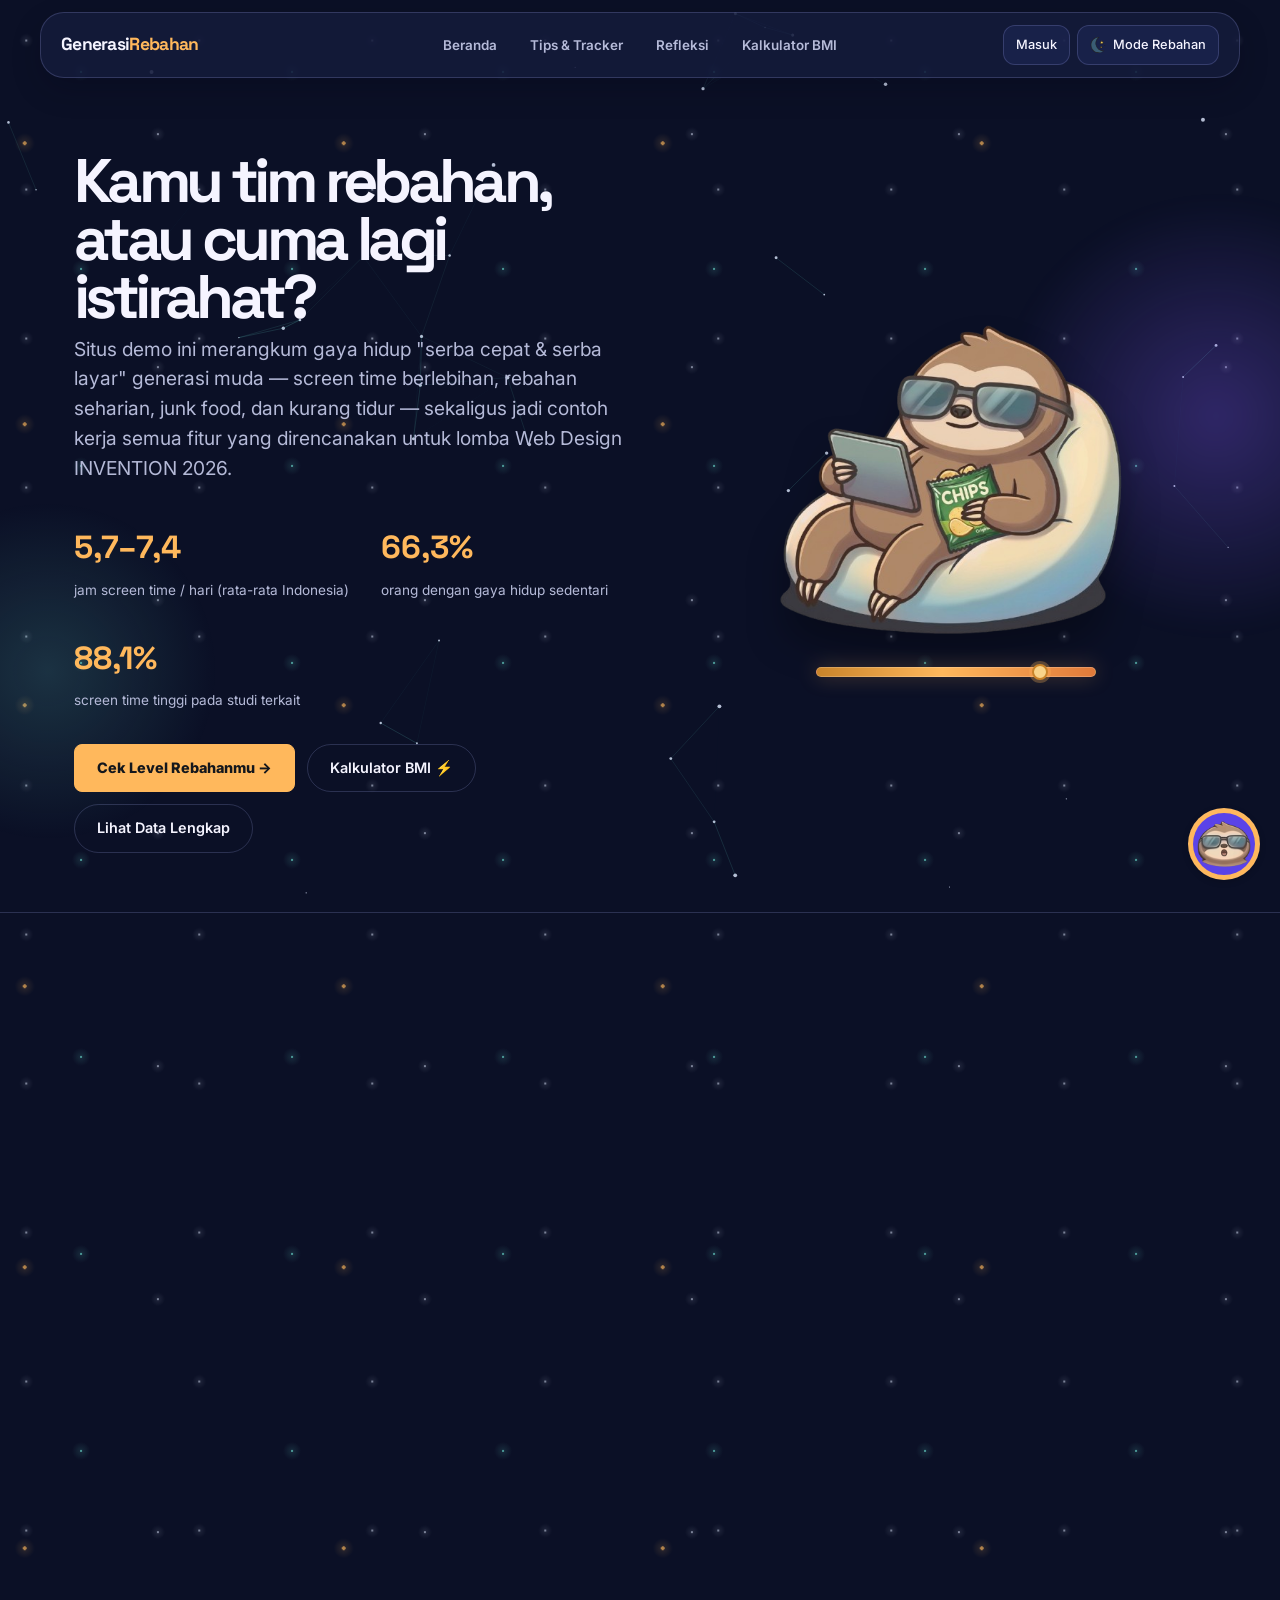
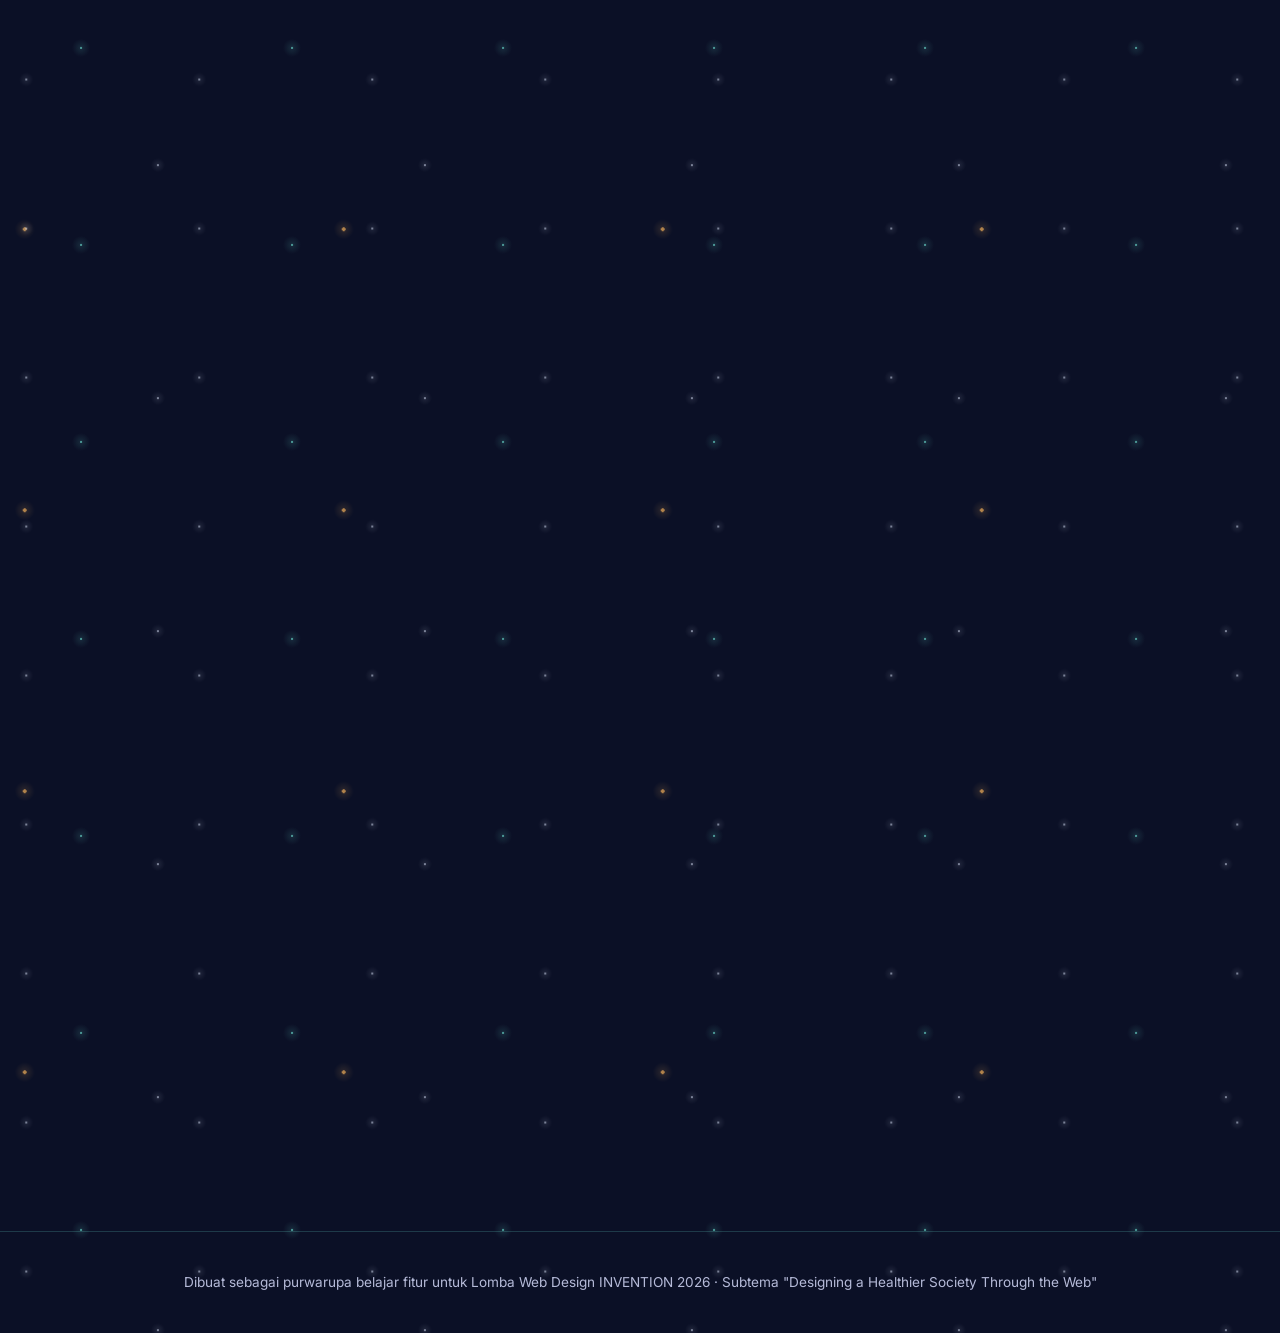
<file: generasi-rebahan-project/index.html>
<!DOCTYPE html>
<html lang="id">
<head>
<meta charset="UTF-8">
<meta name="viewport" content="width=device-width, initial-scale=1.0">
<title>Generasi Rebahan — Potret Gaya Hidup Digital</title>
<meta name="description" content="Kampanye kesadaran gaya hidup digital sehat: screen time, sedentary lifestyle, junk food, dan kurang tidur.">
<link rel="preconnect" href="https://fonts.googleapis.com">
<link href="https://fonts.googleapis.com/css2?family=Space+Grotesk:wght@500;600;700&family=Inter:wght@400;500;600;700&display=swap" rel="stylesheet">
<link rel="stylesheet" href="css/output.css">
<link rel="stylesheet" href="css/style.css">
<script>
  document.documentElement.dataset.mode = localStorage.getItem('rebahan_mode') || 'rebahan';
</script>

</head>
<body class="m-0 bg-bg font-body text-ink" data-mode="rebahan">

<nav class="site-nav sticky top-0 z-50 border-b border-line bg-bg/90 backdrop-blur-[10px]">
  <div class="mx-auto flex max-w-page flex-wrap items-center gap-[18px] px-6 py-3.5 max-sm:gap-2.5">
    <div class="nav-brand whitespace-nowrap font-display text-[1.05rem] font-bold">
      <span class="no-underline">Generasi<span class="text-accent">Rebahan</span></span>
    </div>
    <div class="navlinks ml-auto flex flex-wrap gap-1 max-sm:order-3 max-sm:w-full max-sm:justify-start" id="navlinks">
      <a href="index.html#beranda" class="active rounded-full px-[11px] py-[7px] text-[0.85rem] text-dim no-underline transition hover:bg-surface-2 hover:text-ink">Beranda</a>
      <a href="tips.html" class="rounded-full px-[11px] py-[7px] text-[0.85rem] text-dim no-underline transition hover:bg-surface-2 hover:text-ink">Tips & Tracker</a>
      <a href="kuis.html" class="rounded-full px-[11px] py-[7px] text-[0.85rem] text-dim no-underline transition hover:bg-surface-2 hover:text-ink">Refleksi</a>
      <a href="bmi.html" class="rounded-full px-[11px] py-[7px] text-[0.85rem] text-dim no-underline transition hover:bg-surface-2 hover:text-ink">Kalkulator BMI</a>
    </div>
    <div class="nav-actions flex items-center gap-2">
      <button class="account-button cursor-pointer rounded-lg border border-line bg-surface px-2.5 py-[7px] font-body text-[0.8rem] text-ink hover:border-accent focus-visible:outline focus-visible:outline-2 focus-visible:outline-offset-2 focus-visible:outline-accent" id="accountButton" type="button">Masuk</button>
      <button class="cursor-pointer rounded-lg border border-line bg-surface px-2.5 py-[7px] font-body text-[0.8rem] text-ink hover:border-accent focus-visible:outline focus-visible:outline-2 focus-visible:outline-offset-2 focus-visible:outline-accent" id="modeToggle"><img class="ui-icon" src="icon/moon-night-svgrepo-com.svg" alt="" aria-hidden="true"><span>Mode Rebahan</span></button>
      <button class="nav-menu-toggle" id="navMenuToggle" type="button" aria-label="Buka menu" aria-expanded="false" aria-controls="navlinks">
        <span></span><span></span><span></span>
      </button>
    </div>
  </div>
</nav>

<section class="border-b border-line pb-16 pt-14 scroll-reveal" id="beranda">
  <div class="mx-auto max-w-page px-6">
    <div class="grid items-center gap-7 lg:grid-cols-[minmax(0,1.05fr)_minmax(260px,0.9fr)] lg:gap-10">
      <div class="max-lg:order-2">
        <h1 class="mb-2 max-w-[14ch] font-display text-[clamp(2.2rem,5vw,3.4rem)] font-bold leading-tight max-lg:max-w-[16ch]">Kamu tim rebahan, atau cuma lagi istirahat?</h1>
        <p class="mb-4 max-w-[52ch] text-[1.15rem] text-dim">Situs demo ini merangkum gaya hidup "serba cepat & serba layar" generasi muda — screen time berlebihan, rebahan seharian, junk food, dan kurang tidur — sekaligus jadi contoh kerja semua fitur yang direncanakan untuk lomba Web Design INVENTION 2026.</p>
        <div class="mt-10 flex flex-wrap gap-8">
          <div><b class="mb-1 block font-display text-[2rem] text-accent">5,7–7,4</b><span class="text-[0.85rem] text-dim">jam screen time / hari (rata-rata Indonesia)</span></div>
          <div><b class="mb-1 block font-display text-[2rem] text-accent">66,3%</b><span class="text-[0.85rem] text-dim">orang dengan gaya hidup sedentari</span></div>
          <div><b class="mb-1 block font-display text-[2rem] text-accent">88,1%</b><span class="text-[0.85rem] text-dim">screen time tinggi pada studi terkait</span></div>
        </div>
        <div class="mt-8 flex flex-wrap gap-3">
          <a class="inline-block cursor-pointer rounded-full border border-transparent bg-accent px-[22px] py-3 text-[0.9rem] font-semibold text-[#14171c] no-underline hover:brightness-110" href="kuis.html">Cek Level Rebahanmu →</a>
          <a class="inline-block cursor-pointer rounded-full border border-line px-[22px] py-3 text-[0.9rem] font-semibold text-ink no-underline hover:border-accent" href="bmi.html">Kalkulator BMI ⚡</a>
          <a class="inline-block cursor-pointer rounded-full border border-line px-[22px] py-3 text-[0.9rem] font-semibold text-ink no-underline hover:border-accent" href="#fakta">Lihat Data Lengkap</a>
        </div>
      </div>

      <div class="flex flex-col items-center gap-2.5 max-lg:order-1 max-lg:mx-auto max-lg:mb-2 max-lg:max-w-[320px]">
        <div class="relative flex w-full max-w-[420px] items-center justify-center" id="mascotContainer">
          <span class="mascot-glow pointer-events-none absolute inset-[12%_10%_18%] z-0 rounded-full blur-[8px]" aria-hidden="true"></span>
          <img
            id="heroMascotImg"
            class="relative z-[1] block h-auto w-full max-w-[380px] animate-mascot-float transition-opacity duration-250"
            src="mascot/aset6.png"
            alt="Maskot kukang Generasi Rebahan sedang rebahan dengan tablet dan keripik"
            width="420"
            height="420"
          >
        </div>
        <div class="mascot-meter z-[1] w-[min(100%,280px)]">
          <input type="range" id="rebahanSlider" min="0" max="100" value="82" aria-label="Level rebahan maskot">
          <div class="mt-2 flex justify-between text-[0.72rem] font-semibold tracking-wide text-dim">
          </div>
        </div>
      </div>
    </div>
  </div>
</section>

<section class="border-b border-line py-[72px] scroll-reveal" id="cermin">
  <div class="mx-auto max-w-page px-6">
    <div class="mb-3.5 inline-flex items-center gap-2 font-display text-[0.85rem] text-dim"><em class="inline-flex h-[26px] w-[26px] items-center justify-center rounded-full border border-line text-[0.75rem] not-italic">2</em> Cermin Kebiasaan</div>
    <h2 class="mb-2 font-display text-3xl font-bold">Coba tebak, mana yang kebiasaanmu?</h2>
    <p class="mb-4 max-w-[65ch] text-dim">Klik tiap kartu untuk lihat refleksinya.</p>
    <div class="mt-7 grid grid-cols-[repeat(auto-fit,minmax(220px,1fr))] gap-4" id="mirrorGrid">
      <div class="mirror-card tilt-card relative min-h-[140px] cursor-pointer rounded-[14px] border border-line bg-surface p-5 transition hover:border-accent-2">
        <div class="spotlight-glow"></div>
        <h3 class="mb-1.5 flex items-center gap-2 font-display text-base"><img class="ui-icon" src="icon/get-up-svgrepo-com.svg" alt="" aria-hidden="true">Bangun tidur</h3>
        <span class="text-xs text-accent-2">klik untuk refleksi</span>
        <div class="reveal mt-2.5 border-t border-dashed border-line text-[0.88rem] text-dim">
          <div class="pt-2.5">Alarm bunyi, tangan otomatis cari HP dulu sebelum kaki menyentuh lantai. 30 menit pertama hari ini habis untuk scroll, bukan untuk diri sendiri.</div>
        </div>
      </div>
      <div class="mirror-card tilt-card relative min-h-[140px] cursor-pointer rounded-[14px] border border-line bg-surface p-5 transition hover:border-accent-2">
        <div class="spotlight-glow"></div>
        <h3 class="mb-1.5 flex items-center gap-2 font-display text-base"><img class="ui-icon" src="icon/junk-food-burger-svgrepo-com%20(1).svg" alt="" aria-hidden="true">Jam makan siang</h3>
        <span class="text-xs text-accent-2">klik untuk refleksi</span>
        <div class="reveal mt-2.5 border-t border-dashed border-line text-[0.88rem] text-dim">
          <div class="pt-2.5">Makan sambil nonton video pendek — porsi jadi tidak terasa, dan yang dipesan biasanya yang paling cepat sampai, bukan yang paling sehat.</div>
        </div>
      </div>
      <div class="mirror-card tilt-card relative min-h-[140px] cursor-pointer rounded-[14px] border border-line bg-surface p-5 transition hover:border-accent-2">
        <div class="spotlight-glow"></div>
        <h3 class="mb-1.5 flex items-center gap-2 font-display text-base"><img class="ui-icon" src="icon/sunset-svgrepo-com.svg" alt="" aria-hidden="true">Sore hari</h3>
        <span class="text-xs text-accent-2">klik untuk refleksi</span>
        <div class="reveal mt-2.5 border-t border-dashed border-line text-[0.88rem] text-dim">
          <div class="pt-2.5">"Rebahan sebentar" setelah pulang, ternyata tahu-tahu sudah dua jam berlalu di media sosial.</div>
        </div>
      </div>
      <div class="mirror-card tilt-card relative min-h-[140px] cursor-pointer rounded-[14px] border border-line bg-surface p-5 transition hover:border-accent-2">
        <div class="spotlight-glow"></div>
        <h3 class="mb-1.5 flex items-center gap-2 font-display text-base"><img class="ui-icon" src="icon/moon-night-svgrepo-com.svg" alt="" aria-hidden="true">Menjelang tidur</h3>
        <span class="text-xs text-accent-2">klik untuk refleksi</span>
        <div class="reveal mt-2.5 border-t border-dashed border-line text-[0.88rem] text-dim">
          <div class="pt-2.5">Niatnya tidur jam 10, tapi "satu video lagi" berulang sampai lewat tengah malam — besok bangun tetap harus jam yang sama.</div>
        </div>
      </div>
    </div>
  </div>
</section>

<section class="border-b border-line py-[72px] scroll-reveal" id="fakta">
  <div class="mx-auto max-w-page px-6">
    <div class="mb-3.5 inline-flex items-center gap-2 font-display text-[0.85rem] text-dim"><em class="inline-flex h-[26px] w-[26px] items-center justify-center rounded-full border border-line text-[0.75rem] not-italic">3</em> Fakta & Data</div>
    <h2 class="mb-2 font-display text-3xl font-bold">Angka yang mungkin bikin kaget</h2>
    <p class="mb-4 max-w-[65ch] text-dim">Statistik ini animasi menghitung naik saat kamu scroll sampai sini.</p>
    <div class="mt-7 grid grid-cols-[repeat(auto-fit,minmax(200px,1fr))] gap-5">
      <div class="tilt-card hover-lift rounded-[14px] border border-line bg-surface p-[22px]">
        <div class="spotlight-glow"></div>
        <div class="stat-num font-display text-[2.3rem] text-accent-2" data-target="7.4" data-suffix=" jam">0</div>
        <div class="mt-1 text-[0.85rem] text-dim">Rata-rata screen time harian tertinggi di Indonesia</div>
      </div>
      <div class="tilt-card hover-lift rounded-[14px] border border-line bg-surface p-[22px]">
        <div class="spotlight-glow"></div>
        <div class="stat-num font-display text-[2.3rem] text-accent-2" data-target="66" data-suffix="%">0</div>
        <div class="mt-1 text-[0.85rem] text-dim">Populasi dengan gaya hidup sedentari (studi RS Insan Permata, 2025)</div>
      </div>
      <div class="tilt-card hover-lift rounded-[14px] border border-line bg-surface p-[22px]">
        <div class="spotlight-glow"></div>
        <div class="stat-num font-display text-[2.3rem] text-accent-2" data-target="45" data-suffix="%">0</div>
        <div class="mt-1 text-[0.85rem] text-dim">Remaja Indonesia pernah mengalami cyberbullying (UNICEF)</div>
      </div>
      <div class="tilt-card hover-lift rounded-[14px] border border-line bg-surface p-[22px]">
        <div class="spotlight-glow"></div>
        <div class="stat-num font-display text-[2.3rem] text-accent-2" data-target="61" data-suffix="%">0</div>
        <div class="mt-1 text-[0.85rem] text-dim">Penduduk konsumsi minuman berpemanis &gt;1x/hari (Kemenkes)</div>
      </div>
    </div>
  </div>
</section>

<section class="border-b border-line py-[72px] scroll-reveal" id="dampak">
  <div class="mx-auto max-w-page px-6">
    <div class="mb-3.5 inline-flex items-center gap-2 font-display text-[0.85rem] text-dim"><em class="inline-flex h-[26px] w-[26px] items-center justify-center rounded-full border border-line text-[0.75rem] not-italic">4</em> Dampaknya Buat Kamu</div>
    <h2 class="mb-2 font-display text-3xl font-bold">Fisik dan mental, dua-duanya kena</h2>
    <div class="mt-7 grid grid-cols-[repeat(auto-fit,minmax(230px,1fr))] gap-4">
      <div class="tilt-card hover-lift rounded-[14px] border border-line bg-surface p-5">
        <div class="spotlight-glow"></div>
        <span class="mb-2.5 inline-block rounded-full bg-surface-2 px-[9px] py-[3px] text-[0.72rem] text-dim">Fisik</span>
        <h3 class="mb-1 font-display text-lg">Postur & mata</h3>
        <p class="m-0 text-[0.9rem] text-dim">"Tech neck", nyeri punggung, dan digital eye strain dari posisi menunduk berjam-jam.</p>
      </div>
      <div class="tilt-card hover-lift rounded-[14px] border border-line bg-surface p-5">
        <div class="spotlight-glow"></div>
        <span class="mb-2.5 inline-block rounded-full bg-surface-2 px-[9px] py-[3px] text-[0.72rem] text-dim">Fisik</span>
        <h3 class="mb-1 font-display text-lg">Berat badan</h3>
        <p class="m-0 text-[0.9rem] text-dim">Kombinasi kurang gerak dan junk food meningkatkan risiko obesitas & diabetes tipe 2.</p>
      </div>
      <div class="tilt-card hover-lift rounded-[14px] border border-line bg-surface p-5">
        <div class="spotlight-glow"></div>
        <span class="mb-2.5 inline-block rounded-full bg-surface-2 px-[9px] py-[3px] text-[0.72rem] text-dim">Mental</span>
        <h3 class="mb-1 font-display text-lg">Kecemasan & FOMO</h3>
        <p class="m-0 text-[0.9rem] text-dim">Paparan media sosial berlebih dikaitkan dengan kecemasan dan perbandingan sosial.</p>
      </div>
      <div class="tilt-card hover-lift rounded-[14px] border border-line bg-surface p-5">
        <div class="spotlight-glow"></div>
        <span class="mb-2.5 inline-block rounded-full bg-surface-2 px-[9px] py-[3px] text-[0.72rem] text-dim">Mental</span>
        <h3 class="mb-1 font-display text-lg">Kualitas tidur</h3>
        <p class="m-0 text-[0.9rem] text-dim">Cahaya layar sebelum tidur mengganggu ritme sirkadian, bikin susah tidur nyenyak.</p>
      </div>
    </div>
  </div>
</section>

<section id="explorePages" class="border-b border-line py-[72px] scroll-reveal">
  <div class="mx-auto max-w-page px-6">
    <div class="grid grid-cols-[repeat(auto-fit,minmax(260px,1fr))] gap-5">
      <div class="tilt-card hover-lift rounded-[14px] border border-line bg-surface p-7">
        <div class="spotlight-glow"></div>
        <div class="mb-2"><img class="ui-icon ui-icon--feature" src="icon/target-hit-aim-svgrepo-com.svg" alt="" aria-hidden="true"></div>
        <h3 class="mb-2 font-display text-xl">Ingin Tahu Level Kebiasaanmu?</h3>
        <p class="mb-5 max-w-[65ch] text-dim">Ikuti Cek Kebiasaan 2 Menit (12 Soal Adaptif) untuk mengetahui skor profil digitalmu dari 5 dimensi.</p>
        <a href="kuis.html" class="inline-block cursor-pointer rounded-full border border-transparent bg-accent px-[22px] py-3 text-[0.9rem] font-semibold text-[#14171c] no-underline hover:brightness-110">Mulai Kuis Adaptif →</a>
      </div>
      <div class="tilt-card hover-lift rounded-[14px] border border-line bg-surface p-7">
        <div class="spotlight-glow"></div>
        <div class="mb-2"><img class="ui-icon ui-icon--feature" src="icon/tactics-planning-svgrepo-com.svg" alt="" aria-hidden="true"></div>
        <h3 class="mb-2 font-display text-xl">Tips & Habit Tracker Harian</h3>
        <p class="mb-5 max-w-[65ch] text-dim">Akses rekomendasi aksi nyata, fakta acak, serta tracker target harian dengan fitur reset otomatis Jam 22:00.</p>
        <a href="tips.html" class="inline-block cursor-pointer rounded-full border border-line px-[22px] py-3 text-[0.9rem] font-semibold text-ink no-underline hover:border-accent">Buka Tips & Tracker →</a>
      </div>
    </div>
  </div>
</section>

<footer class="px-6 py-10 text-center text-[0.85rem] text-dim" id="tentang">
  Dibuat sebagai purwarupa belajar fitur untuk Lomba Web Design INVENTION 2026 · Subtema "Designing a Healthier Society Through the Web"
</footer>

<canvas id="confettiCanvas"></canvas>
<div class="toast-container" id="toastContainer"></div>
<button class="back-to-top" id="backToTop" title="Kembali ke atas">↑</button>

<div class="account-modal-overlay" id="accountModalOverlay" hidden>
  <section class="account-modal" role="dialog" aria-modal="true" aria-labelledby="accountModalTitle">
    <button class="account-modal-close" id="accountModalClose" type="button" aria-label="Tutup login">×</button>
    <h2 id="accountModalTitle">Simpan progresmu</h2>
    <p class="account-modal-note">Login dummy untuk menyimpan checklist rutinitas di akun perangkat ini. Tidak ada data yang dikirim ke server.</p>
    <form id="accountForm">
      <label for="accountName">Nama pengguna</label>
      <input id="accountName" type="text" maxlength="40" required placeholder="Contoh: Raka">
      <label for="accountEmail">Email dummy</label>
      <input id="accountEmail" type="email" required placeholder="raka@email.test">
      <button type="submit">Masuk & Simpan Progres</button>
    </form>
    <button class="account-logout" id="accountLogout" type="button" hidden>Keluar dari akun</button>
  </section>
</div>

<div class="info-chatbot" id="infoChatbot">
  <button class="chatbot-launcher" id="chatbotLauncher" type="button" aria-label="Buka Rebahan Bot" title="Buka Rebahan Bot" aria-expanded="false" aria-controls="chatbotPanel"><span class="chatbot-avatar"><img src="mascot/aset4.png" alt="" aria-hidden="true"></span></button>
  <section class="chatbot-panel" id="chatbotPanel" aria-label="Chatbot informasi kesehatan digital" hidden>
    <div class="chatbot-header">
      <div class="chatbot-brand">
        <span class="chatbot-avatar chatbot-avatar-large"><img src="mascot/aset4.png" alt="Maskot Rebahan Bot"></span>
        <div>
        <strong>Rebahan Bot</strong>
        <span>Informasi berbasis sumber</span>
        </div>
      </div>
      <button class="chatbot-close" id="chatbotClose" type="button" aria-label="Tutup chatbot">×</button>
    </div>
    <div class="chatbot-messages" id="chatbotMessages" aria-live="polite">
      <div class="chatbot-message bot">Halo! Tanyakan tentang screen time, sedentari, cyberbullying, minuman manis, atau tips hidup lebih aktif.</div>
    </div>
    <div class="chatbot-quick-actions">
      <button type="button" data-chat-question="Apa temuan jurnal tentang screen time?">Temuan jurnal</button>
      <button type="button" data-chat-question="Apa dampak terlalu lama duduk?">Dampak sedentari</button>
      <button type="button" data-chat-question="Berapa lama penggunaan ponsel di Indonesia?">Data ponsel</button>
      <button type="button" data-chat-question="Apa sumber data kamu?">Sumber data</button>
    </div>
    <form class="chatbot-form" id="chatbotForm">
      <input id="chatbotInput" type="text" maxlength="180" placeholder="Tulis pertanyaan..." autocomplete="off" aria-label="Pertanyaan untuk chatbot">
      <button type="submit" aria-label="Kirim pertanyaan">Kirim</button>
    </form>
  </section>
</div>

<script src="js/script.js"></script>
</body>
</html>
</file>
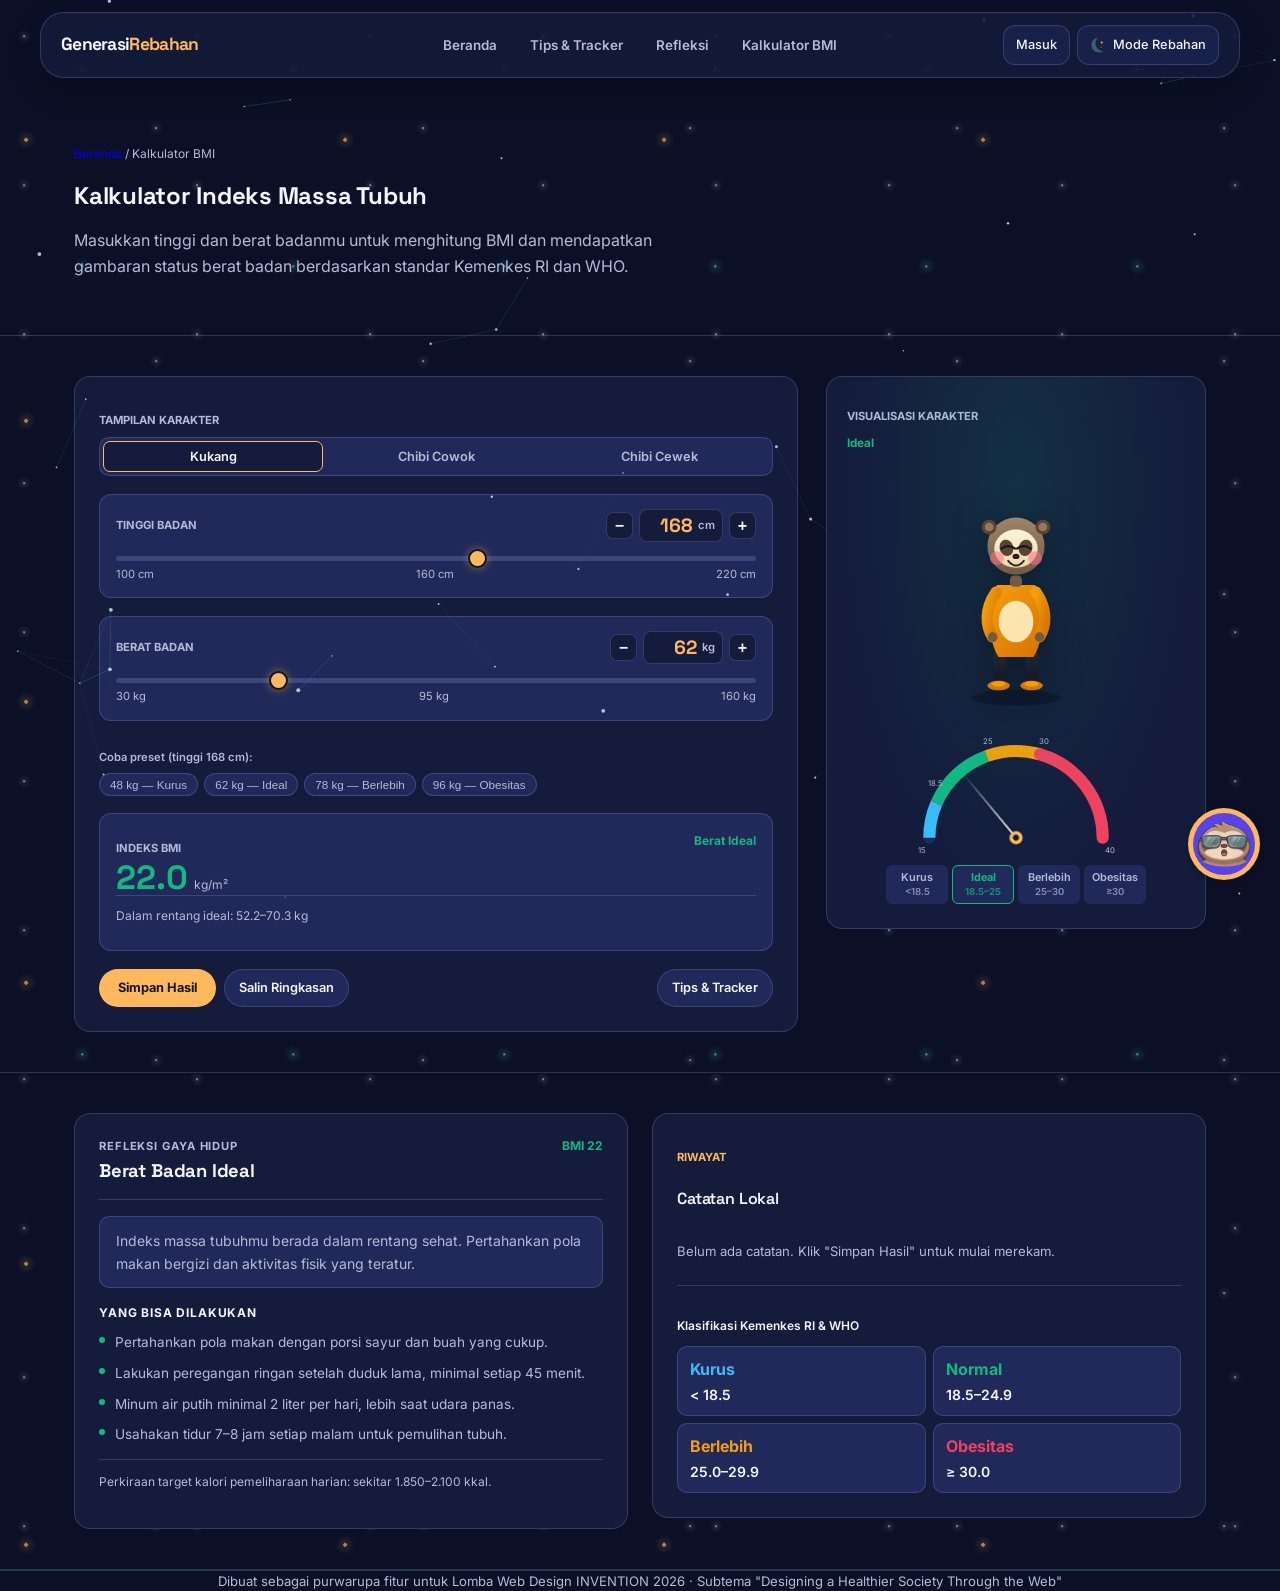
<file: generasi-rebahan-project/bmi.html>
<!DOCTYPE html>
<html lang="id">
<head>
<meta charset="UTF-8">
<meta name="viewport" content="width=device-width, initial-scale=1.0">
<title>Kalkulator BMI — Generasi Rebahan</title>
<meta name="description" content="Kalkulator Indeks Massa Tubuh interaktif dengan visualisasi karakter, edukasi gaya hidup sehat, dan rekomendasi berbasis standar Kemenkes RI dan WHO.">
<link rel="preconnect" href="https://fonts.googleapis.com">
<link href="https://fonts.googleapis.com/css2?family=Space+Grotesk:wght@500;600;700&family=Inter:wght@400;500;600;700&display=swap" rel="stylesheet">
<link rel="stylesheet" href="css/output.css">
<link rel="stylesheet" href="css/style.css">
<link rel="stylesheet" href="css/bmi.css">
<script>
  document.documentElement.dataset.mode = localStorage.getItem('rebahan_mode') || 'rebahan';
</script>
</head>
<body class="m-0 bg-bg font-body text-ink" data-mode="rebahan">

<!-- Nav -->
<nav class="site-nav sticky top-0 z-50 border-b border-line bg-bg/90 backdrop-blur-[10px]">
  <div class="mx-auto flex max-w-page flex-wrap items-center gap-[18px] px-6 py-3.5 max-sm:gap-2.5">
    <div class="nav-brand whitespace-nowrap font-display text-[1.05rem] font-bold">
      <a href="index.html" class="no-underline text-ink">Generasi<span class="text-accent">Rebahan</span></a>
    </div>
    <div class="navlinks ml-auto flex flex-wrap gap-1 max-sm:order-3 max-sm:w-full max-sm:justify-start" id="navlinks">
      <a href="index.html#beranda" class="rounded-full px-[11px] py-[7px] text-[0.85rem] text-dim no-underline transition hover:bg-surface-2 hover:text-ink">Beranda</a>
      <a href="tips.html" class="rounded-full px-[11px] py-[7px] text-[0.85rem] text-dim no-underline transition hover:bg-surface-2 hover:text-ink">Tips &amp; Tracker</a>
      <a href="kuis.html" class="rounded-full px-[11px] py-[7px] text-[0.85rem] text-dim no-underline transition hover:bg-surface-2 hover:text-ink">Refleksi</a>
      <a href="bmi.html" class="active rounded-full px-[11px] py-[7px] text-[0.85rem] text-dim no-underline transition hover:bg-surface-2 hover:text-ink">Kalkulator BMI</a>
    </div>
    <div class="nav-actions flex items-center gap-2">
      <button class="account-button cursor-pointer rounded-lg border border-line bg-surface px-2.5 py-[7px] font-body text-[0.8rem] text-ink hover:border-accent focus-visible:outline focus-visible:outline-2 focus-visible:outline-offset-2 focus-visible:outline-accent" id="accountButton" type="button">Masuk</button>
      <button class="cursor-pointer rounded-lg border border-line bg-surface px-2.5 py-[7px] font-body text-[0.8rem] text-ink hover:border-accent focus-visible:outline focus-visible:outline-2 focus-visible:outline-offset-2 focus-visible:outline-accent" id="modeToggle">
        <img class="ui-icon" src="icon/moon-night-svgrepo-com.svg" alt="" aria-hidden="true">
        <span>Mode Rebahan</span>
      </button>
      <button class="nav-menu-toggle" id="navMenuToggle" type="button" aria-label="Buka menu" aria-expanded="false" aria-controls="navlinks">
        <span></span><span></span><span></span>
      </button>
    </div>
  </div>
</nav>

<!-- Page Header -->
<section class="border-b border-line py-10">
  <div class="mx-auto max-w-page px-6">
    <p class="mb-2 text-xs text-dim">
      <a href="index.html" class="no-underline hover:text-ink">Beranda</a>
      <span class="mx-1">/</span>
      <span>Kalkulator BMI</span>
    </p>
    <h1 class="font-display text-[clamp(1.7rem,3.2vw,2.35rem)] font-bold text-ink leading-tight mb-2">
      Kalkulator Indeks Massa Tubuh
    </h1>
    <p class="text-dim text-[0.93rem] max-w-[60ch] leading-relaxed m-0">
      Masukkan tinggi dan berat badanmu untuk menghitung BMI dan mendapatkan gambaran status berat badan berdasarkan standar Kemenkes RI dan WHO.
    </p>
  </div>
</section>

<!-- Calculator Workbench -->
<section class="border-b border-line py-10">
  <div class="mx-auto max-w-page px-6">
    <div class="bmi-workbench">

      <!-- LEFT: Controls -->
      <div class="bmi-controls-card">

        <!-- Avatar toggle -->
        <div>
          <p class="text-[0.7rem] font-bold uppercase tracking-wider text-dim mb-2 mt-0">Tampilan Karakter</p>
          <div class="avatar-toggle-bar">
            <button type="button" class="avatar-tab-btn active" data-gender="sloth">Kukang</button>
            <button type="button" class="avatar-tab-btn" data-gender="cowok">Chibi Cowok</button>
            <button type="button" class="avatar-tab-btn" data-gender="cewek">Chibi Cewek</button>
          </div>
        </div>

        <!-- Height -->
        <div class="control-row-card">
          <div class="flex items-center justify-between mb-1">
            <label for="heightInput" class="text-[0.7rem] font-bold uppercase tracking-wider text-dim">Tinggi Badan</label>
            <div class="flex items-center gap-1.5">
              <button type="button" class="stepper-btn" data-target="height" data-delta="-1" aria-label="Kurang 1 cm">−</button>
              <div class="control-badge-box">
                <input type="number" id="heightInput" min="100" max="220" value="168" aria-label="Tinggi badan">
                <span class="text-[0.7rem] font-semibold text-dim">cm</span>
              </div>
              <button type="button" class="stepper-btn" data-target="height" data-delta="1" aria-label="Tambah 1 cm">+</button>
            </div>
          </div>
          <input type="range" class="clean-slider" id="heightSlider" min="100" max="220" value="168" aria-label="Slider tinggi badan">
          <div class="flex justify-between text-[0.7rem] text-dim mt-0.5">
            <span>100 cm</span><span>160 cm</span><span>220 cm</span>
          </div>
        </div>

        <!-- Weight -->
        <div class="control-row-card">
          <div class="flex items-center justify-between mb-1">
            <label for="weightInput" class="text-[0.7rem] font-bold uppercase tracking-wider text-dim">Berat Badan</label>
            <div class="flex items-center gap-1.5">
              <button type="button" class="stepper-btn" data-target="weight" data-delta="-1" aria-label="Kurang 1 kg">−</button>
              <div class="control-badge-box">
                <input type="number" id="weightInput" min="30" max="160" value="62" aria-label="Berat badan">
                <span class="text-[0.7rem] font-semibold text-dim">kg</span>
              </div>
              <button type="button" class="stepper-btn" data-target="weight" data-delta="1" aria-label="Tambah 1 kg">+</button>
            </div>
          </div>
          <input type="range" class="clean-slider" id="weightSlider" min="30" max="160" value="62" aria-label="Slider berat badan">
          <div class="flex justify-between text-[0.7rem] text-dim mt-0.5">
            <span>30 kg</span><span>95 kg</span><span>160 kg</span>
          </div>
        </div>

        <!-- Presets -->
        <div>
          <p class="text-[0.7rem] text-dim font-semibold mb-1.5 mt-0">Coba preset (tinggi 168 cm):</p>
          <div class="flex flex-wrap gap-1.5">
            <button type="button" class="preset-chip" data-weight="48" data-height="168">48 kg — Kurus</button>
            <button type="button" class="preset-chip" data-weight="62" data-height="168">62 kg — Ideal</button>
            <button type="button" class="preset-chip" data-weight="78" data-height="168">78 kg — Berlebih</button>
            <button type="button" class="preset-chip" data-weight="96" data-height="168">96 kg — Obesitas</button>
          </div>
        </div>

        <!-- Result panel -->
        <div class="result-panel">
          <div class="flex items-start justify-between gap-3 pb-3 border-b border-line mb-3">
            <div>
              <p class="text-[0.7rem] font-bold uppercase tracking-wider text-dim mb-1 mt-0">Indeks BMI</p>
              <div class="flex items-baseline gap-1.5">
                <span class="font-display font-bold leading-none" id="bmiScoreNum" style="font-size:2.1rem">22.0</span>
                <span class="text-xs text-dim">kg/m²</span>
              </div>
            </div>
            <span id="bmiCategoryBadge" class="text-xs font-bold flex-shrink-0 mt-1" style="color:#10b981;">
              Berat Ideal
            </span>
          </div>
          <p class="text-xs text-dim m-0 leading-relaxed" id="bmiIdealRange">Dalam rentang ideal: 52.2–70.3 kg</p>
        </div>

        <!-- Action buttons -->
        <div class="flex flex-wrap gap-2">
          <button type="button" class="btn-primary" id="saveBmiBtn">Simpan Hasil</button>
          <button type="button" class="btn-secondary" id="copyBmiBtn">Salin Ringkasan</button>
          <a href="tips.html" class="btn-secondary" style="margin-left:auto">Tips &amp; Tracker</a>
        </div>

      </div><!-- /LEFT -->

      <!-- RIGHT: Mascot + Gauge -->
      <div class="stage-card">
        <div id="stageHalo" class="stage-halo"></div>

        <!-- Header row -->
        <div class="stage-header">
          <div>
            <p class="text-[0.7rem] font-bold uppercase tracking-wider text-dim mb-1 mt-0">Visualisasi Karakter</p>
            <span id="stageCatLabel" class="stage-cat-label" style="color:#10b981;">Ideal</span>
          </div>
        </div>

        <!-- Mascot SVG -->
        <div class="mascot-box">
          <svg class="mascot-svg" viewBox="0 0 300 290" xmlns="http://www.w3.org/2000/svg">
            <defs>
              <linearGradient id="furGrad" x1="0%" y1="0%" x2="0%" y2="100%">
                <stop offset="0%" stop-color="#9e8468"/>
                <stop offset="100%" stop-color="#725b44"/>
              </linearGradient>
              <linearGradient id="faceGrad" x1="0%" y1="0%" x2="0%" y2="100%">
                <stop offset="0%" stop-color="#fdf4dc"/>
                <stop offset="100%" stop-color="#edd5b0"/>
              </linearGradient>
              <linearGradient id="hoodieGrad" x1="0%" y1="0%" x2="80%" y2="100%">
                <stop offset="0%" stop-color="#f59e0b"/>
                <stop offset="100%" stop-color="#d97706"/>
              </linearGradient>
              <linearGradient id="pantsGrad" x1="0%" y1="0%" x2="0%" y2="100%">
                <stop offset="0%" stop-color="#1f2937"/>
                <stop offset="100%" stop-color="#111827"/>
              </linearGradient>
            </defs>

            <!-- Ground shadow -->
            <ellipse id="charShadow" cx="150" cy="272" rx="52" ry="9" fill="rgba(0,0,0,0.26)"/>

            <!-- Breathing group (translateY animation, no morphing) -->
            <g class="mascot-body">

              <!-- Legs -->
              <rect x="124" y="216" width="15" height="42" rx="7" fill="url(#pantsGrad)"/>
              <ellipse cx="130" cy="258" rx="13" ry="5.5" fill="#d97706"/>
              <ellipse cx="130" cy="256" rx="8" ry="3" fill="#f59e0b"/>

              <rect x="161" y="216" width="15" height="42" rx="7" fill="url(#pantsGrad)"/>
              <ellipse cx="168" cy="258" rx="13" ry="5.5" fill="#d97706"/>
              <ellipse cx="168" cy="256" rx="8" ry="3" fill="#f59e0b"/>

              <!-- Torso — shape switched by JS via setAttribute -->
              <path id="charTorso"
                fill="url(#hoodieGrad)"
                d="M 128 142 C 116 162, 118 210, 130 225 L 170 225 C 182 210, 184 162, 172 142 Z"/>

              <!-- Tummy patch -->
              <ellipse id="charTummy" cx="150" cy="184" rx="20" ry="24" fill="#fef3c7" opacity="0.88"/>

              <!-- Arms -->
              <path d="M 127 150 C 113 170, 115 190, 123 202"
                    fill="none" stroke="url(#hoodieGrad)" stroke-width="13" stroke-linecap="round"/>
              <circle cx="123" cy="202" r="5.5" fill="#725b44"/>

              <path d="M 173 150 C 187 170, 185 190, 177 202"
                    fill="none" stroke="url(#hoodieGrad)" stroke-width="13" stroke-linecap="round"/>
              <circle cx="177" cy="202" r="5.5" fill="#725b44"/>

              <!-- Neck -->
              <rect x="143" y="131" width="14" height="13" rx="5" fill="#725b44"/>

              <!-- Head -->
              <circle cx="150" cy="97" r="33" fill="url(#furGrad)"/>

              <!-- Sloth features (ears, mask, eye patches) -->
              <g id="charSlothFeatures">
                <circle cx="119" cy="75" r="8.5" fill="#5c4530"/>
                <circle cx="119" cy="75" r="5" fill="#937960"/>
                <circle cx="181" cy="75" r="8.5" fill="#5c4530"/>
                <circle cx="181" cy="75" r="5" fill="#937960"/>
                <ellipse cx="150" cy="100" rx="25" ry="22" fill="url(#faceGrad)"/>
                <ellipse cx="139" cy="99" rx="8" ry="9.5" fill="#5c4530" transform="rotate(-15,139,99)"/>
                <ellipse cx="161" cy="99" rx="8" ry="9.5" fill="#5c4530" transform="rotate(15,161,99)"/>
              </g>

              <!-- Boy hair -->
              <g id="charHairBoy" style="display:none">
                <path d="M 117 91 C 115 60,142 51,150 51 C 165 51,186 62,183 91
                         C 177 81,168 79,158 81 C 145 77,134 79,126 85 Z" fill="#2d3748"/>
              </g>

              <!-- Girl hair -->
              <g id="charHairGirl" style="display:none">
                <path d="M 117 92 C 113 57,145 49,150 49 C 165 49,187 57,183 92
                         C 177 82,167 80,157 82 C 144 78,133 80,123 88 Z" fill="#92400e"/>
                <circle cx="184" cy="71" r="9.5" fill="#92400e"/>
                <ellipse cx="193" cy="79" rx="5" ry="12" fill="#92400e" transform="rotate(24,193,79)"/>
              </g>

              <!-- Nose -->
              <ellipse cx="150" cy="109" rx="4" ry="3" fill="#2d2218"/>

              <!-- Eyes — path switched by JS -->
              <path id="charEyeL" d="M 133,100 Q 141,94 149,100" fill="none" stroke="#14171c" stroke-width="2.5" stroke-linecap="round"/>
              <path id="charEyeR" d="M 151,100 Q 159,94 167,100" fill="none" stroke="#14171c" stroke-width="2.5" stroke-linecap="round"/>

              <!-- Cheeks — r switched by JS -->
              <circle id="charCheekL" cx="128" cy="111" r="8" fill="#fb7185" opacity="0.55"/>
              <circle id="charCheekR" cx="172" cy="111" r="8" fill="#fb7185" opacity="0.55"/>

              <!-- Mouth — d switched by JS -->
              <path id="charMouth"
                    d="M 141 114 Q 150 125 159 114"
                    stroke="#2d2218" stroke-width="2.2" stroke-linecap="round" fill="none"/>

            </g><!-- /mascot-body -->
          </svg>
        </div><!-- /mascot-box -->

        <!-- Gauge -->
        <div class="gauge-wrap">
          <svg class="gauge-svg" viewBox="0 0 300 152" xmlns="http://www.w3.org/2000/svg">
            <defs>
              <filter id="ndlDrop">
                <feDropShadow dx="0" dy="1" stdDeviation="2" flood-color="rgba(0,0,0,0.5)"/>
              </filter>
            </defs>

            <!-- Track -->
            <path d="M 50 130 A 100 100 0 0 1 250 130"
                  fill="none" stroke="var(--surface-2)" stroke-width="14" stroke-linecap="round"/>

            <!-- Kurus: ~13% -->
            <path d="M 50 130 A 100 100 0 0 1 250 130"
                  fill="none" stroke="#38bdf8" stroke-width="14" stroke-linecap="butt"
                  pathLength="100" stroke-dasharray="13 100" stroke-dashoffset="0"/>
            <!-- Normal: ~26% -->
            <path d="M 50 130 A 100 100 0 0 1 250 130"
                  fill="none" stroke="#10b981" stroke-width="14"
                  pathLength="100" stroke-dasharray="26 100" stroke-dashoffset="-13"/>
            <!-- Berlebih: ~20% -->
            <path d="M 50 130 A 100 100 0 0 1 250 130"
                  fill="none" stroke="#f59e0b" stroke-width="14"
                  pathLength="100" stroke-dasharray="20 100" stroke-dashoffset="-39"/>
            <!-- Obesitas: ~41% -->
            <path d="M 50 130 A 100 100 0 0 1 250 130"
                  fill="none" stroke="#f43f5e" stroke-width="14" stroke-linecap="round"
                  pathLength="100" stroke-dasharray="41 100" stroke-dashoffset="-59"/>

            <!-- Tick labels -->
            <text x="41"  y="148" font-size="9" fill="var(--text-dim)" text-anchor="middle" font-family="Inter,sans-serif">15</text>
            <text x="57"  y="70"  font-size="9" fill="var(--text-dim)" text-anchor="middle" font-family="Inter,sans-serif">18.5</text>
            <text x="118" y="22"  font-size="9" fill="var(--text-dim)" text-anchor="middle" font-family="Inter,sans-serif">25</text>
            <text x="182" y="22"  font-size="9" fill="var(--text-dim)" text-anchor="middle" font-family="Inter,sans-serif">30</text>
            <text x="259" y="148" font-size="9" fill="var(--text-dim)" text-anchor="middle" font-family="Inter,sans-serif">40</text>

            <!-- Needle group -->
            <g id="gaugeNeedle" class="gauge-needle" style="transform:rotate(0deg)" filter="url(#ndlDrop)">
              <polygon points="149,130 150,36 151,130" fill="var(--text)"/>
              <circle cx="150" cy="130" r="7.5" fill="var(--accent)"/>
              <circle cx="150" cy="130" r="3.5"  fill="#12151b"/>
            </g>
          </svg>

          <!-- Legend pills -->
          <div class="gauge-legend">
            <div class="gauge-pill" data-key="underweight">
              <div>Kurus</div>
              <div style="font-size:0.6rem;opacity:0.7">&lt;18.5</div>
            </div>
            <div class="gauge-pill active" data-key="normal" style="border-color:#10b981;color:#10b981">
              <div>Ideal</div>
              <div style="font-size:0.6rem;opacity:0.7">18.5–25</div>
            </div>
            <div class="gauge-pill" data-key="overweight">
              <div>Berlebih</div>
              <div style="font-size:0.6rem;opacity:0.7">25–30</div>
            </div>
            <div class="gauge-pill" data-key="obese">
              <div>Obesitas</div>
              <div style="font-size:0.6rem;opacity:0.7">≥30</div>
            </div>
          </div>
        </div><!-- /gauge-wrap -->

      </div><!-- /RIGHT stage-card -->

    </div><!-- /bmi-workbench -->
  </div>
</section>

<!-- Bottom Section -->
<section class="border-b border-line py-10">
  <div class="mx-auto max-w-page px-6">
    <div class="bottom-grid">

      <!-- Advice card: populated by JS -->
      <div class="bmi-card" id="bmiAdviceCard">
        <p class="text-sm text-dim m-0">Menghitung...</p>
      </div>

      <!-- History + Reference card -->
      <div class="bmi-card" style="display:flex;flex-direction:column;gap:1.5rem">

        <!-- History -->
        <div>
          <div class="flex items-center justify-between mb-2">
            <div>
              <p class="text-[0.7rem] font-bold uppercase tracking-wider text-accent mb-0.5 mt-0">Riwayat</p>
              <h4 class="font-display font-semibold text-base text-ink m-0">Catatan Lokal</h4>
            </div>
            <button type="button" class="btn-secondary text-xs" id="clearHistoryBtn" style="display:none;padding:5px 10px;font-size:0.73rem">Hapus Semua</button>
          </div>
          <div id="bmiHistoryList">
            <!-- Populated by JS -->
          </div>
        </div>

        <!-- Reference table -->
        <div style="padding-top:1.25rem;border-top:1px solid var(--border)">
          <p class="text-xs font-semibold text-ink mb-3 mt-0">Klasifikasi Kemenkes RI &amp; WHO</p>
          <div class="ref-grid">
            <div class="ref-cell">
              <p class="text-[0.68rem] font-bold" style="color:#38bdf8;margin:0 0 3px">Kurus</p>
              <p class="text-sm font-semibold text-ink m-0">&lt; 18.5</p>
            </div>
            <div class="ref-cell">
              <p class="text-[0.68rem] font-bold" style="color:#10b981;margin:0 0 3px">Normal</p>
              <p class="text-sm font-semibold text-ink m-0">18.5–24.9</p>
            </div>
            <div class="ref-cell">
              <p class="text-[0.68rem] font-bold" style="color:#f59e0b;margin:0 0 3px">Berlebih</p>
              <p class="text-sm font-semibold text-ink m-0">25.0–29.9</p>
            </div>
            <div class="ref-cell">
              <p class="text-[0.68rem] font-bold" style="color:#f43f5e;margin:0 0 3px">Obesitas</p>
              <p class="text-sm font-semibold text-ink m-0">≥ 30.0</p>
            </div>
          </div>
        </div>

      </div><!-- /history+ref card -->

    </div>
  </div>
</section>

<!-- Footer -->
<footer class="px-6 py-8 text-center text-[0.82rem] text-dim" id="tentang">
  Dibuat sebagai purwarupa fitur untuk Lomba Web Design INVENTION 2026 · Subtema "Designing a Healthier Society Through the Web"
</footer>

<!-- Toast container -->
<div class="toast-container" id="toastContainer"></div>
<button class="back-to-top" id="backToTop" title="Kembali ke atas">↑</button>

<!-- Account Modal -->
<div class="account-modal-overlay" id="accountModalOverlay" hidden>
  <section class="account-modal" role="dialog" aria-modal="true" aria-labelledby="accountModalTitle">
    <button class="account-modal-close" id="accountModalClose" type="button" aria-label="Tutup login">×</button>
    <h2 id="accountModalTitle">Simpan progresmu</h2>
    <p class="account-modal-note">Login dummy untuk menyimpan catatan di perangkat ini. Tidak ada data yang dikirim ke server.</p>
    <form id="accountForm">
      <label for="accountName">Nama pengguna</label>
      <input id="accountName" type="text" maxlength="40" required placeholder="Contoh: Raka">
      <label for="accountEmail">Email dummy</label>
      <input id="accountEmail" type="email" required placeholder="raka@email.test">
      <button type="submit">Masuk &amp; Simpan Progres</button>
    </form>
    <button class="account-logout" id="accountLogout" type="button" hidden>Keluar dari akun</button>
  </section>
</div>

<!-- Chatbot -->
<div class="info-chatbot" id="infoChatbot">
  <button class="chatbot-launcher" id="chatbotLauncher" type="button"
          aria-label="Buka Rebahan Bot" title="Buka Rebahan Bot"
          aria-expanded="false" aria-controls="chatbotPanel">
    <span class="chatbot-avatar"><img src="mascot/aset4.png" alt="" aria-hidden="true"></span>
  </button>
  <section class="chatbot-panel" id="chatbotPanel"
           aria-label="Chatbot informasi kesehatan digital" hidden>
    <div class="chatbot-header">
      <div class="chatbot-brand">
        <span class="chatbot-avatar chatbot-avatar-large">
          <img src="mascot/aset4.png" alt="Maskot Rebahan Bot">
        </span>
        <div>
          <strong>Rebahan Bot</strong>
          <span>Informasi berbasis sumber</span>
        </div>
      </div>
      <button class="chatbot-close" id="chatbotClose" type="button" aria-label="Tutup chatbot">×</button>
    </div>
    <div class="chatbot-messages" id="chatbotMessages" aria-live="polite">
      <div class="chatbot-message bot">
        Halo! Tanyakan tentang screen time, sedentari, cyberbullying, minuman manis, atau tips hidup lebih aktif.
      </div>
    </div>
    <div class="chatbot-quick-actions">
      <button type="button" data-chat-question="Apa temuan jurnal tentang screen time?">Temuan jurnal</button>
      <button type="button" data-chat-question="Apa dampak terlalu lama duduk?">Dampak sedentari</button>
      <button type="button" data-chat-question="Berapa lama penggunaan ponsel di Indonesia?">Data ponsel</button>
      <button type="button" data-chat-question="Apa sumber data kamu?">Sumber data</button>
    </div>
    <form class="chatbot-form" id="chatbotForm">
      <input id="chatbotInput" type="text" maxlength="180"
             placeholder="Tulis pertanyaan..." autocomplete="off"
             aria-label="Pertanyaan untuk chatbot">
      <button type="submit" aria-label="Kirim pertanyaan">Kirim</button>
    </form>
  </section>
</div>

<script src="js/script.js"></script>
<script src="js/bmi.js"></script>
</body>
</html>
</file>
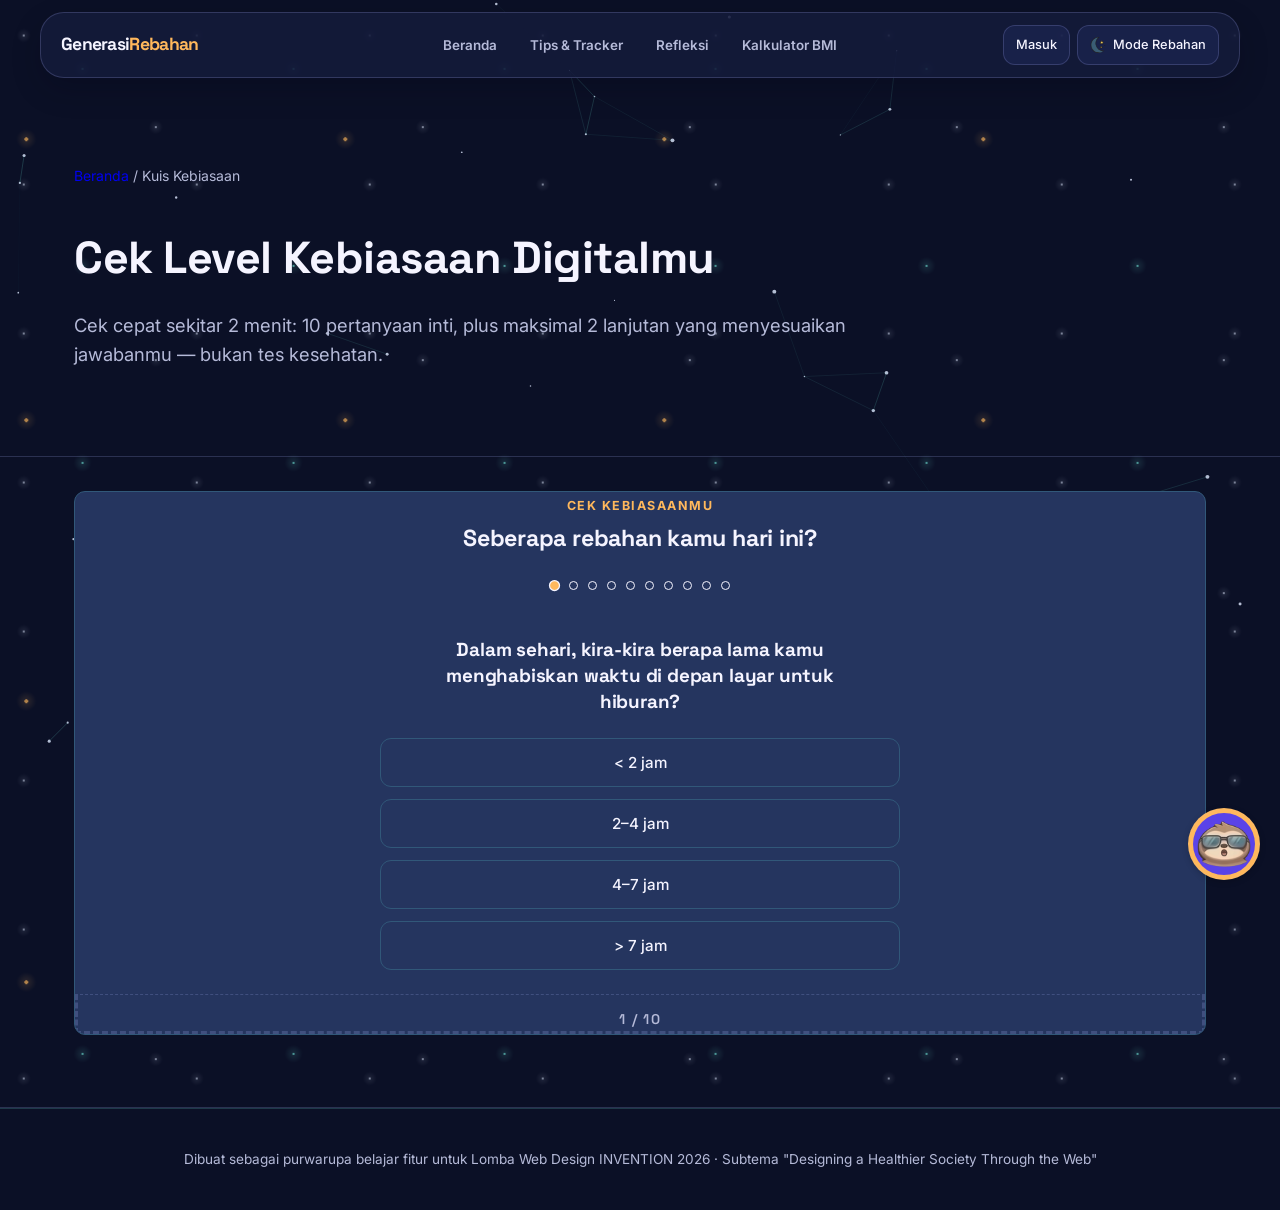
<file: generasi-rebahan-project/kuis.html>
<!DOCTYPE html>
<html lang="id">
<head>
<meta charset="UTF-8">
<meta name="viewport" content="width=device-width, initial-scale=1.0">
<title>Kuis Kebiasaan — Generasi Rebahan</title>
<meta name="description" content="Cek cepat 2 menit: 10 soal inti plus maksimal 2 pertanyaan adaptif untuk melihat profil kebiasaan digitalmu.">
<link rel="preconnect" href="https://fonts.googleapis.com">
<link href="https://fonts.googleapis.com/css2?family=Space+Grotesk:wght@500;600;700&family=Inter:wght@400;500;600;700&display=swap" rel="stylesheet">
<link rel="stylesheet" href="css/output.css">
<link rel="stylesheet" href="css/style.css">
<script>
  document.documentElement.dataset.mode = localStorage.getItem('rebahan_mode') || 'rebahan';
</script>

</head>
<body class="m-0 bg-bg font-body text-ink" data-mode="rebahan">

<nav class="site-nav sticky top-0 z-50 border-b border-line bg-bg/90 backdrop-blur-[10px]">
  <div class="mx-auto flex max-w-page flex-wrap items-center gap-[18px] px-6 py-3.5 max-sm:gap-2.5">
    <div class="nav-brand whitespace-nowrap font-display text-[1.05rem] font-bold">
      <span class="no-underline">Generasi<span class="text-accent">Rebahan</span></span>
    </div>
    <div class="navlinks ml-auto flex flex-wrap gap-1 max-sm:order-3 max-sm:w-full max-sm:justify-start" id="navlinks">
      <a href="index.html#beranda" class="rounded-full px-[11px] py-[7px] text-[0.85rem] text-dim no-underline transition hover:bg-surface-2 hover:text-ink">Beranda</a>
      <a href="tips.html" class="rounded-full px-[11px] py-[7px] text-[0.85rem] text-dim no-underline transition hover:bg-surface-2 hover:text-ink">Tips & Tracker</a>
      <a href="kuis.html" class="active rounded-full px-[11px] py-[7px] text-[0.85rem] text-dim no-underline transition hover:bg-surface-2 hover:text-ink">Refleksi</a>
      <a href="bmi.html" class="rounded-full px-[11px] py-[7px] text-[0.85rem] text-dim no-underline transition hover:bg-surface-2 hover:text-ink">Kalkulator BMI</a>
    </div>
    <div class="nav-actions flex items-center gap-2">
      <button class="account-button cursor-pointer rounded-lg border border-line bg-surface px-2.5 py-[7px] font-body text-[0.8rem] text-ink hover:border-accent focus-visible:outline focus-visible:outline-2 focus-visible:outline-offset-2 focus-visible:outline-accent" id="accountButton" type="button">Masuk</button>
      <button class="cursor-pointer rounded-lg border border-line bg-surface px-2.5 py-[7px] font-body text-[0.8rem] text-ink hover:border-accent focus-visible:outline focus-visible:outline-2 focus-visible:outline-offset-2 focus-visible:outline-accent" id="modeToggle"><img class="ui-icon" src="icon/moon-night-svgrepo-com.svg" alt="" aria-hidden="true"><span>Mode Rebahan</span></button>
      <button class="nav-menu-toggle" id="navMenuToggle" type="button" aria-label="Buka menu" aria-expanded="false" aria-controls="navlinks">
        <span></span><span></span><span></span>
      </button>
    </div>
  </div>
</nav>

<section class="border-b border-line py-[72px] scroll-reveal">
  <div class="mx-auto max-w-page px-6">
    <div class="mb-2 text-sm text-dim"><a href="index.html" class="no-underline hover:text-ink">Beranda</a> / <span>Kuis Kebiasaan</span></div>
    <h1 class="mb-2 font-display text-[clamp(2rem,4vw,2.8rem)] font-bold">Cek Level Kebiasaan Digitalmu</h1>
    <p class="mb-4 max-w-[65ch] text-[1.15rem] text-dim">Cek cepat sekitar 2 menit: 10 pertanyaan inti, plus maksimal 2 lanjutan yang menyesuaikan jawabanmu — bukan tes kesehatan.</p>
  </div>
</section>

<section id="kuis" class="border-b border-line pb-[72px] pt-2.5 scroll-reveal">
  <div class="mx-auto max-w-page px-6">
    <div class="tilt-card no-tilt relative mt-6 overflow-hidden rounded-[14px] border border-line bg-surface px-7 py-8 shadow-[0_10px_30px_rgba(0,0,0,0.15)]">
      <div class="spotlight-glow"></div>
      <div id="quizActiveView">
        <div class="mb-6 text-center">
          <span class="text-[0.78rem] font-bold uppercase tracking-[1.5px] text-accent">CEK KEBIASAANMU</span>
          <h3 class="mt-1 font-display text-[1.45rem] text-ink">Seberapa rebahan kamu hari ini?</h3>
        </div>

        <div class="mb-7 flex flex-col items-center gap-3">
          <div class="flex flex-wrap items-center justify-center gap-2.5" id="quizDots"></div>
        </div>

        <div class="min-h-[280px] overflow-hidden" id="quizCardContent"></div>

        <div class="mt-6 flex justify-center border-t border-dashed border-line pt-3.5">
          <span class="font-display text-[0.88rem] font-semibold tracking-widest text-dim" id="quizStepCounter">1 / 10</span>
        </div>
      </div>

      <div class="flex flex-col gap-7 animate-result-in" id="quizResultView" style="display: none;">
        <div class="flex flex-col items-center gap-2 text-center">
          <span class="text-[0.78rem] font-bold uppercase tracking-[1.5px] text-dim">HASIL CEK KEBIASAANMU</span>
          <div class="my-1 flex items-baseline justify-center gap-1">
            <span class="font-display text-[3.4rem] font-bold leading-none text-accent" id="resultScoreNum">68</span>
            <span class="text-[1.2rem] font-semibold text-dim">/ 120</span>
          </div>
          <div class="result-status-badge inline-flex items-center gap-2 rounded-full border border-transparent px-[18px] py-2 font-display text-[1.05rem] font-bold tracking-wide" id="resultStatusBadge">
            <span id="resultStatusIcon" class="result-status-indicator" aria-hidden="true"></span>
            <span id="resultStatusText">BALANCED</span>
          </div>
          <p class="m-0 mt-1 max-w-[50ch] text-[0.95rem] italic text-dim" id="resultStatusDesc">
            "Bukan berarti kamu tidak sehat. Tapi beberapa kebiasaanmu mulai perlu diperhatikan."
          </p>
        </div>

        <div class="h-px w-full bg-line"></div>

        <div class="flex flex-col gap-4">
          <h4 class="mb-1 text-[0.85rem] font-bold tracking-widest text-dim">PROFIL KEBIASAAN DIGITAL & HARIAN</h4>
          <div class="flex flex-col gap-3.5" id="dimensionList"></div>
        </div>

        <div class="flex flex-col gap-2.5 rounded-[14px] border border-[rgba(224,104,79,0.3)] bg-surface-2 p-5">
          <div class="flex items-center gap-3.5">
            <img class="ui-icon ui-icon--feature" src="icon/target-hit-aim-svgrepo-com.svg" alt="" aria-hidden="true">
            <div>
              <span class="text-[0.72rem] font-bold tracking-widest text-danger">PERHATIAN UTAMA</span>
              <h4 class="m-0 font-display text-[1.05rem] text-ink" id="focusTitle">POLA TIDUR</h4>
            </div>
          </div>
          <p class="m-0 text-[0.88rem] leading-relaxed text-dim" id="focusDesc">
            Aktivitas digitalmu terlihat cukup sering menggeser waktu istirahat.
          </p>
        </div>

        <div class="flex flex-col gap-3.5">
          <h4 class="mb-0.5 flex items-center gap-2 font-display text-[1.02rem] text-ink"><img class="ui-icon" src="icon/tactics-planning-svgrepo-com.svg" alt="" aria-hidden="true">3 hal yang bisa kamu ubah mulai hari ini</h4>
          <div class="grid grid-cols-[repeat(auto-fit,minmax(240px,1fr))] gap-3.5" id="actionCardsGrid"></div>
        </div>

        <div class="mt-2 flex flex-wrap justify-center gap-3">
          <a href="tips.html" class="inline-block cursor-pointer rounded-full border border-transparent bg-accent px-[22px] py-3 text-[0.9rem] font-semibold text-[#14171c] no-underline hover:brightness-110" id="btnGoToTips">LIHAT SARANMU →</a>
          <button class="inline-block cursor-pointer rounded-full border border-line bg-transparent px-[22px] py-3 font-body text-[0.9rem] font-semibold text-ink hover:border-accent" id="quizRestartBtn">Ulangi Kuis</button>
        </div>
      </div>
    </div>
  </div>
</section>

<footer class="px-6 py-10 text-center text-[0.85rem] text-dim" id="tentang">
  Dibuat sebagai purwarupa belajar fitur untuk Lomba Web Design INVENTION 2026 · Subtema "Designing a Healthier Society Through the Web"
</footer>

<canvas id="confettiCanvas"></canvas>
<div class="toast-container" id="toastContainer"></div>
<button class="back-to-top" id="backToTop" title="Kembali ke atas">↑</button>

<div class="account-modal-overlay" id="accountModalOverlay" hidden>
  <section class="account-modal" role="dialog" aria-modal="true" aria-labelledby="accountModalTitle">
    <button class="account-modal-close" id="accountModalClose" type="button" aria-label="Tutup login">×</button>
    <h2 id="accountModalTitle">Simpan progresmu</h2>
    <p class="account-modal-note">Login dummy untuk menyimpan checklist rutinitas di akun perangkat ini. Tidak ada data yang dikirim ke server.</p>
    <form id="accountForm">
      <label for="accountName">Nama pengguna</label>
      <input id="accountName" type="text" maxlength="40" required placeholder="Contoh: Raka">
      <label for="accountEmail">Email dummy</label>
      <input id="accountEmail" type="email" required placeholder="raka@email.test">
      <button type="submit">Masuk & Simpan Progres</button>
    </form>
    <button class="account-logout" id="accountLogout" type="button" hidden>Keluar dari akun</button>
  </section>
</div>

<div class="info-chatbot" id="infoChatbot">
  <button class="chatbot-launcher" id="chatbotLauncher" type="button" aria-label="Buka Rebahan Bot" title="Buka Rebahan Bot" aria-expanded="false" aria-controls="chatbotPanel"><span class="chatbot-avatar"><img src="mascot/aset4.png" alt="" aria-hidden="true"></span></button>
  <section class="chatbot-panel" id="chatbotPanel" aria-label="Chatbot informasi kesehatan digital" hidden>
    <div class="chatbot-header"><div class="chatbot-brand"><span class="chatbot-avatar chatbot-avatar-large"><img src="mascot/aset4.png" alt="Maskot Rebahan Bot"></span><div><strong>Rebahan Bot</strong><span>Informasi berbasis sumber</span></div></div><button class="chatbot-close" id="chatbotClose" type="button" aria-label="Tutup chatbot">×</button></div>
    <div class="chatbot-messages" id="chatbotMessages" aria-live="polite"><div class="chatbot-message bot">Halo! Tanyakan tentang screen time, sedentari, cyberbullying, minuman manis, atau tips hidup lebih aktif.</div></div>
    <div class="chatbot-quick-actions"><button type="button" data-chat-question="Apa temuan jurnal tentang screen time?">Temuan jurnal</button><button type="button" data-chat-question="Apa dampak terlalu lama duduk?">Dampak sedentari</button><button type="button" data-chat-question="Berapa lama penggunaan ponsel di Indonesia?">Data ponsel</button><button type="button" data-chat-question="Apa sumber data kamu?">Sumber data</button></div>
    <form class="chatbot-form" id="chatbotForm"><input id="chatbotInput" type="text" maxlength="180" placeholder="Tulis pertanyaan..." autocomplete="off" aria-label="Pertanyaan untuk chatbot"><button type="submit" aria-label="Kirim pertanyaan">Kirim</button></form>
  </section>
</div>

<script src="js/script.js"></script>
</body>
</html>
</file>
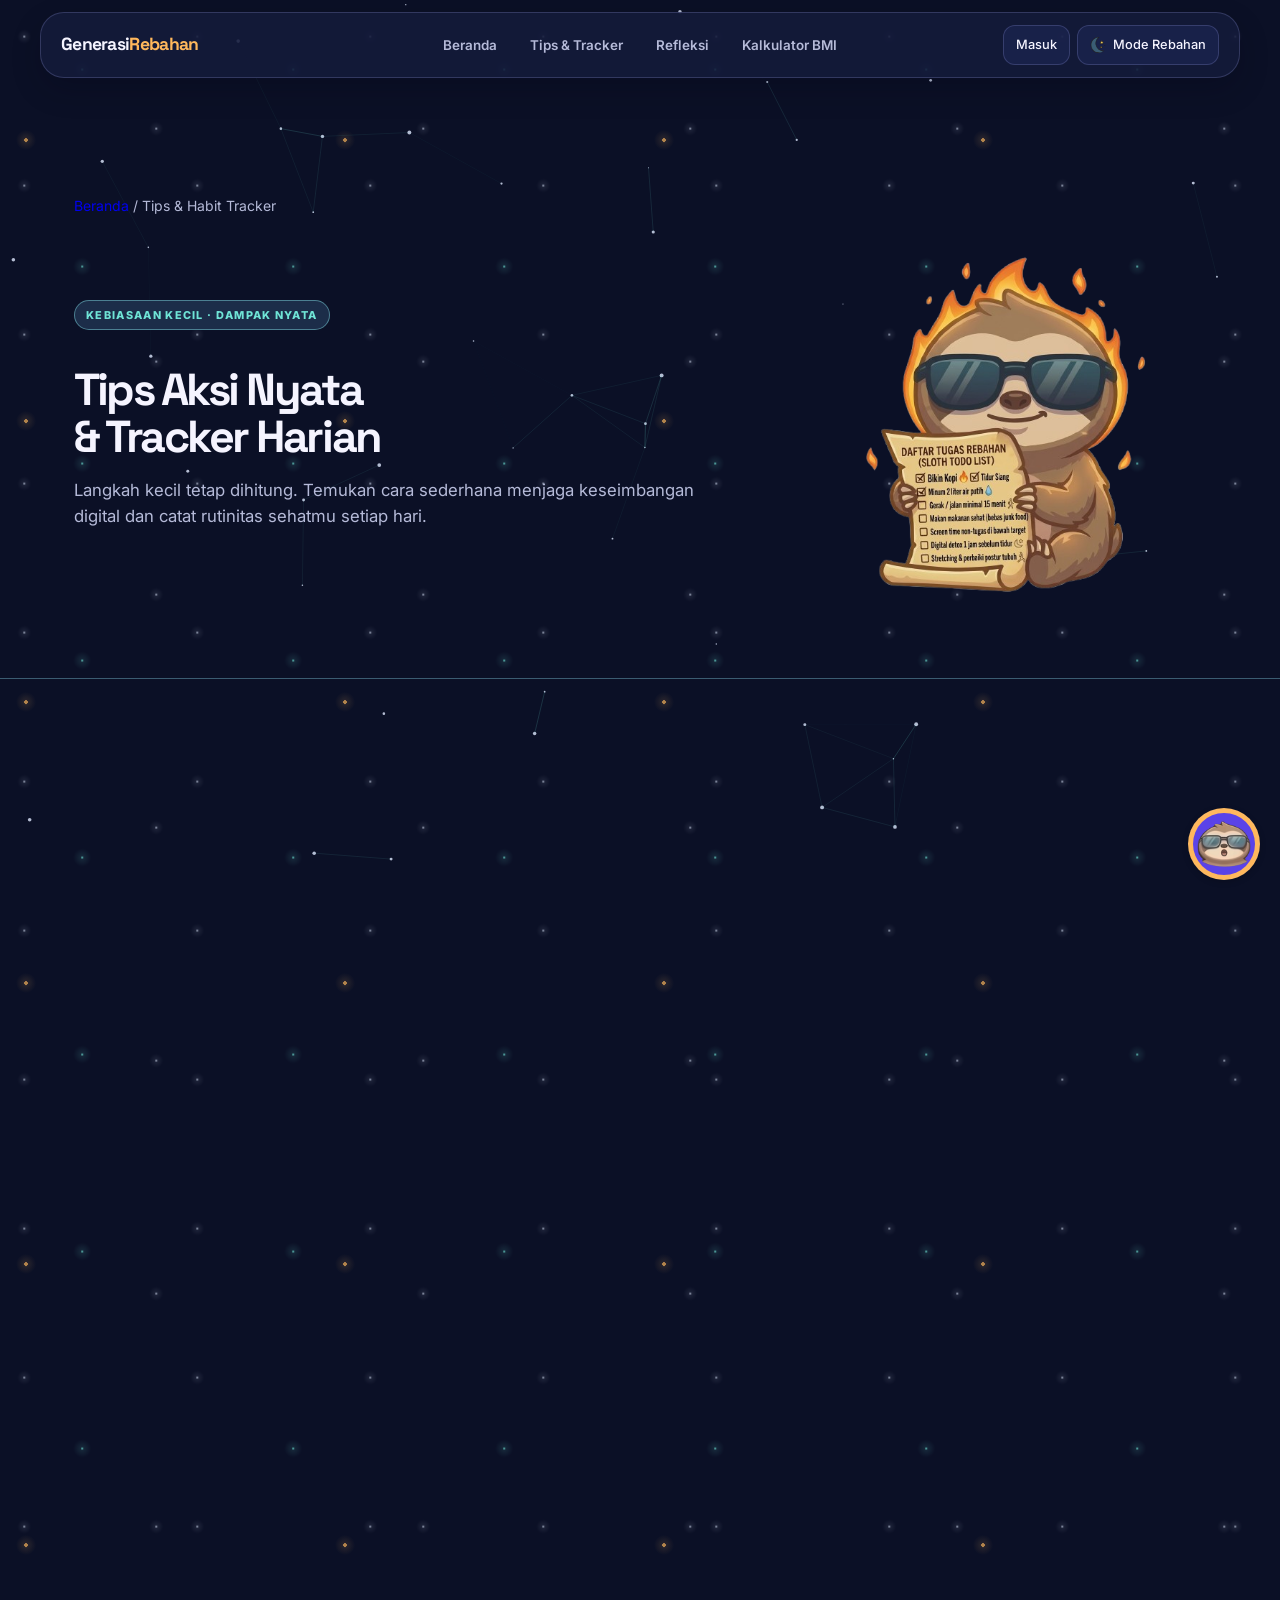
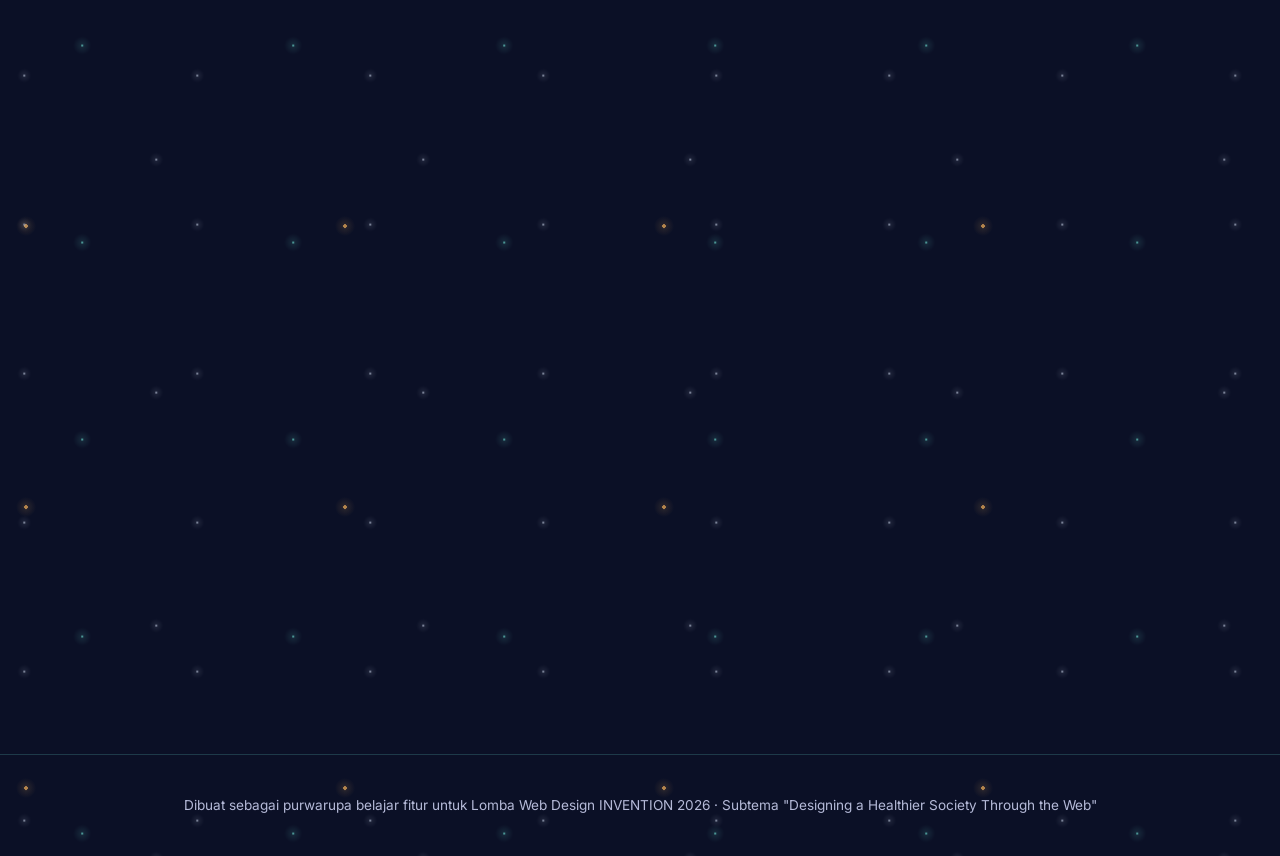
<file: generasi-rebahan-project/tips.html>
<!DOCTYPE html>
<html lang="id">
<head>
<meta charset="UTF-8">
<meta name="viewport" content="width=device-width, initial-scale=1.0">
<title>Tips & Habit Tracker — Generasi Rebahan</title>
<meta name="description" content="Kumpulan tips digital detox, fakta acak, serta checklist habit tracker harian dengan reset otomatis jam 22:00 WIB.">
<link rel="preconnect" href="https://fonts.googleapis.com">
<link href="https://fonts.googleapis.com/css2?family=Space+Grotesk:wght@500;600;700&family=Inter:wght@400;500;600;700&display=swap" rel="stylesheet">
<link rel="stylesheet" href="css/output.css">
<link rel="stylesheet" href="css/style.css">
<script>
  document.documentElement.dataset.mode = localStorage.getItem('rebahan_mode') || 'rebahan';
</script>

</head>
<body class="m-0 bg-bg font-body text-ink" data-mode="rebahan">

<nav class="site-nav sticky top-0 z-50 border-b border-line bg-bg/90 backdrop-blur-[10px]">
  <div class="mx-auto flex max-w-page flex-wrap items-center gap-[18px] px-6 py-3.5 max-sm:gap-2.5">
    <div class="nav-brand whitespace-nowrap font-display text-[1.05rem] font-bold">
      <span class="no-underline">Generasi<span class="text-accent">Rebahan</span></span>
    </div>
    <div class="navlinks ml-auto flex flex-wrap gap-1 max-sm:order-3 max-sm:w-full max-sm:justify-start" id="navlinks">
      <a href="index.html#beranda" class="rounded-full px-[11px] py-[7px] text-[0.85rem] text-dim no-underline transition hover:bg-surface-2 hover:text-ink">Beranda</a>
      <a href="tips.html" class="active rounded-full px-[11px] py-[7px] text-[0.85rem] text-dim no-underline transition hover:bg-surface-2 hover:text-ink">Tips & Tracker</a>
      <a href="kuis.html" class="rounded-full px-[11px] py-[7px] text-[0.85rem] text-dim no-underline transition hover:bg-surface-2 hover:text-ink">Refleksi</a>
      <a href="bmi.html" class="rounded-full px-[11px] py-[7px] text-[0.85rem] text-dim no-underline transition hover:bg-surface-2 hover:text-ink">Kalkulator BMI</a>
    </div>
    <div class="nav-actions flex items-center gap-2">
      <button class="account-button cursor-pointer rounded-lg border border-line bg-surface px-2.5 py-[7px] font-body text-[0.8rem] text-ink hover:border-accent focus-visible:outline focus-visible:outline-2 focus-visible:outline-offset-2 focus-visible:outline-accent" id="accountButton" type="button">Masuk</button>
      <button class="cursor-pointer rounded-lg border border-line bg-surface px-2.5 py-[7px] font-body text-[0.8rem] text-ink hover:border-accent focus-visible:outline focus-visible:outline-2 focus-visible:outline-offset-2 focus-visible:outline-accent" id="modeToggle"><img class="ui-icon" src="icon/moon-night-svgrepo-com.svg" alt="" aria-hidden="true"><span>Mode Rebahan</span></button>
      <button class="nav-menu-toggle" id="navMenuToggle" type="button" aria-label="Buka menu" aria-expanded="false" aria-controls="navlinks">
        <span></span><span></span><span></span>
      </button>
    </div>
  </div>
</nav>

<section class="tips-intro border-b border-line py-[72px] scroll-reveal">
  <div class="mx-auto max-w-page px-6">
    <div class="mb-2 text-sm text-dim"><a href="index.html" class="no-underline hover:text-ink">Beranda</a> / <span>Tips & Habit Tracker</span></div>
    <div class="tips-intro-layout">
      <div class="tips-intro-copy">
        <p class="tips-eyebrow">KEBIASAAN KECIL · DAMPAK NYATA</p>
        <h1 class="mb-2 font-display text-[clamp(2rem,4vw,2.8rem)] font-bold">Tips Aksi Nyata & Tracker Harian</h1>
        <p class="mb-4 max-w-[65ch] text-[1.05rem] text-dim">Langkah kecil tetap dihitung. Temukan cara sederhana menjaga keseimbangan digital dan catat rutinitas sehatmu setiap hari.</p>
      </div>
      <img
        class="tips-intro-mascot"
        src="mascot/tips_tracker_kukang.png"
        alt="Maskot kukang berkacamata dengan daftar tugas rebahan"
        width="474"
        height="526"
      >
    </div>
  </div>
</section>

<section id="tips" class="border-b border-line pb-[72px] pt-2.5 scroll-reveal">
  <div class="mx-auto max-w-page px-6">
    <div class="tilt-card no-tilt mb-7 rounded-[14px] border border-line bg-surface p-[18px_20px]" id="quizRecoBanner" style="display: none;">
      <div class="spotlight-glow"></div>
      <div class="flex flex-wrap items-center gap-4">
        <div><img class="ui-icon ui-icon--feature" src="icon/target-hit-aim-svgrepo-com.svg" alt="" aria-hidden="true"></div>
        <div class="min-w-[220px] flex-1">
          <div class="mb-1 font-bold">
            Hasil Kuis Kamu: <span id="recoLevelText">BALANCED</span> (<span id="recoScoreNum">0</span>/120)
          </div>
          <div class="text-[0.9rem] text-dim">
            Perhatian Utama: <strong id="recoFocusTitle">POLA TIDUR</strong> — <span id="recoFocusDesc">Aktivitas digitalmu terlihat cukup sering menggeser waktu istirahat.</span>
          </div>
        </div>
        <a href="kuis.html" class="inline-block cursor-pointer rounded-full border border-line px-[22px] py-3 text-[0.9rem] font-semibold text-ink no-underline hover:border-accent">Ulangi Kuis</a>
      </div>
    </div>

    <div class="mb-3.5 inline-flex items-center gap-2 font-display text-[0.85rem] text-dim"><em class="inline-flex h-[26px] w-[26px] items-center justify-center rounded-full border border-line text-[0.75rem] not-italic">1</em> Tips Digital Detox</div>
    <h2 class="mb-2 font-display text-3xl font-bold">Langkah kecil, tetap dihitung</h2>

    <div>
      <div class="accordion-item open mt-2.5 overflow-hidden rounded-xl border border-line bg-surface">
        <div class="accordion-head flex cursor-pointer items-center justify-between px-[18px] py-4 text-[0.95rem] font-semibold"><span class="flex items-center gap-2"><img class="ui-icon" src="icon/smartphone-tablet-svgrepo-com.svg" alt="" aria-hidden="true">Digital detox singkat</span><span class="plus font-display text-accent-2">−</span></div>
        <div class="accordion-body-wrapper"><div class="accordion-body-content px-[18px] pb-4 text-[0.9rem] text-dim">Coba mulai dari 1 jam tanpa HP sebelum tidur, atau taruh HP di luar jangkauan tangan saat makan.</div></div>
      </div>
      <div class="accordion-item mt-2.5 overflow-hidden rounded-xl border border-line bg-surface">
        <div class="accordion-head flex cursor-pointer items-center justify-between px-[18px] py-4 text-[0.95rem] font-semibold"><span class="flex items-center gap-2"><img class="ui-icon" src="icon/snack-fast-food-svgrepo-com.svg" alt="" aria-hidden="true">Ganti snack, bukan langsung diet ketat</span><span class="plus font-display text-accent-2">+</span></div>
        <div class="accordion-body-wrapper"><div class="accordion-body-content px-[18px] pb-4 text-[0.9rem] text-dim">Sediakan buah potong atau kacang-kacangan sebagai camilan pengganti gorengan/junk food kemasan.</div></div>
      </div>
      <div class="accordion-item mt-2.5 overflow-hidden rounded-xl border border-line bg-surface">
        <div class="accordion-head flex cursor-pointer items-center justify-between px-[18px] py-4 text-[0.95rem] font-semibold"><span class="flex items-center gap-2"><img class="ui-icon" src="icon/moon-night-svgrepo-com.svg" alt="" aria-hidden="true">Jadwal tidur konsisten</span><span class="plus font-display text-accent-2">+</span></div>
        <div class="accordion-body-wrapper"><div class="accordion-body-content px-[18px] pb-4 text-[0.9rem] text-dim">Tidur & bangun di jam yang sama tiap hari, termasuk akhir pekan, membantu ritme tubuh lebih stabil.</div></div>
      </div>
      <div class="accordion-item mt-2.5 overflow-hidden rounded-xl border border-line bg-surface">
        <div class="accordion-head flex cursor-pointer items-center justify-between px-[18px] py-4 text-[0.95rem] font-semibold"><span class="flex items-center gap-2"><img class="ui-icon" src="icon/man-walking-svgrepo-com.svg" alt="" aria-hidden="true">Gerak 5 menit tiap jam</span><span class="plus font-display text-accent-2">+</span></div>
        <div class="accordion-body-wrapper"><div class="accordion-body-content px-[18px] pb-4 text-[0.9rem] text-dim">Set pengingat untuk berdiri/jalan singkat tiap satu jam kerja atau belajar di depan layar.</div></div>
      </div>
    </div>

    <div class="mt-6 flex flex-wrap items-center justify-between gap-4 rounded-[14px] border border-dashed border-line bg-surface-2 p-5">
      <div id="randomFact" class="max-w-[60ch] text-[0.95rem]">Klik tombol untuk lihat fakta acak seputar gaya hidup digital.</div>
      <button class="inline-block cursor-pointer rounded-full border border-transparent bg-accent px-[22px] py-3 font-body text-[0.9rem] font-semibold text-[#14171c] hover:brightness-110" id="factBtn">Fakta Acak</button>
    </div>

    <div class="tilt-card no-tilt mt-9 flex flex-col gap-[22px] rounded-[14px] border border-line bg-surface p-7" id="habitTracker">
      <div class="spotlight-glow"></div>
      <div class="flex flex-wrap items-center justify-between gap-5 max-sm:flex-col max-sm:items-start">
        <div>
          <h3 class="mb-1 font-display text-[1.35rem]">Checklist & Habit Tracker Harian</h3>
          <p class="m-0 max-w-[52ch] text-[0.88rem] text-dim">Pantau kebiasaan sehatmu. Progres di-reset otomatis setiap hari pada Jam 22:00 (10 PM) WIB.</p>
        </div>
        <div class="min-w-[210px] rounded-xl border border-line bg-surface-2 px-[18px] py-3 text-right max-sm:w-full max-sm:text-left">
          <div class="flex items-center justify-end gap-1.5 text-[0.72rem] font-bold tracking-wide text-dim max-sm:justify-start">
            <img class="ui-icon" src="icon/clock-svgrepo-com.svg" alt="" aria-hidden="true">
            <span>RESET HARIAN (10 PM / 22:00)</span>
          </div>
          <div class="mt-0.5 font-display text-[1.6rem] font-bold tracking-widest text-accent" id="resetCountdown">00:00:00</div>
        </div>
      </div>

      <div class="grid grid-cols-[repeat(auto-fit,minmax(220px,1fr))] gap-4">
        <div class="habit-stat-card relative flex items-center gap-3.5 rounded-xl border border-line bg-surface-2 px-[18px] py-4 transition hover:border-accent-2" id="streakCard">
          <div class="stat-card-icon flex h-[46px] w-[46px] shrink-0 items-center justify-center rounded-xl"><img class="ui-icon ui-icon--feature" src="icon/fire-svgrepo-com.svg" alt="" aria-hidden="true"></div>
          <div class="flex-1">
            <div class="stat-value font-display text-[1.3rem] font-bold leading-tight text-ink"><span id="streakCount">0</span> Hari</div>
            <div class="mt-0.5 text-[0.8rem] text-dim">Streak Harian</div>
          </div>
          <div class="stat-badge whitespace-nowrap rounded-full border border-line px-2 py-[3px] text-[0.7rem] font-medium text-dim" id="streakBadge">Min. 4 Centang</div>
        </div>

        <div class="habit-stat-card relative flex items-center gap-3.5 rounded-xl border border-line bg-surface-2 px-[18px] py-4 transition hover:border-accent-2">
          <div class="stat-card-icon flex h-[46px] w-[46px] shrink-0 items-center justify-center rounded-xl"><img class="ui-icon ui-icon--feature" src="icon/target-hit-aim-svgrepo-com.svg" alt="" aria-hidden="true"></div>
          <div class="flex-1">
            <div class="stat-value font-display text-[1.3rem] font-bold leading-tight text-ink" id="completedSummary">0 dari 0</div>
            <div class="mt-0.5 text-[0.8rem] text-dim">Target Selesai Hari Ini</div>
          </div>
          <div class="stat-badge whitespace-nowrap rounded-full border border-line px-2 py-[3px] text-[0.7rem] font-medium text-dim" id="targetStatusBadge">Minimal 4 untuk Streak</div>
        </div>
      </div>

      <section class="streak-history" id="streakHistory" aria-labelledby="streakHistoryTitle">
        <div class="streak-history-heading">
          <div>
            <h4 id="streakHistoryTitle">Riwayat Streak</h4>
            <p>Hari dengan minimal 4 rutinitas selesai akan ditandai di kalender.</p>
          </div>
          <div class="streak-history-summary">
            <img class="ui-icon" src="icon/target-hit-aim-svgrepo-com.svg" alt="" aria-hidden="true">
            <strong id="streakHistoryTotal">0 hari tercatat</strong>
          </div>
        </div>
        <div class="streak-calendar-toolbar">
          <h5 id="streakCalendarMonth" aria-live="polite"></h5>
          <div>
            <button id="streakMonthPrev" type="button" aria-label="Lihat bulan sebelumnya">‹</button>
            <button id="streakMonthNext" type="button" aria-label="Lihat bulan berikutnya">›</button>
          </div>
        </div>
        <div class="streak-calendar" id="streakCalendar" role="grid" aria-label="Kalender riwayat streak"></div>
        <div class="streak-calendar-legend"><span></span> Target harian tercapai</div>
        <p class="streak-history-login" id="streakHistoryLogin" hidden>Login terlebih dahulu untuk melihat riwayat streak akunmu.</p>
      </section>

      <div class="flex flex-wrap gap-2" id="categoryTabs">
        <button class="filter-tab active cursor-pointer rounded-full border border-line bg-surface-2 px-4 py-[7px] font-body text-[0.84rem] font-medium text-dim transition hover:border-accent hover:text-ink" data-cat="Semua">Semua</button>
        <button class="filter-tab cursor-pointer rounded-full border border-line bg-surface-2 px-4 py-[7px] font-body text-[0.84rem] font-medium text-dim transition hover:border-accent hover:text-ink" data-cat="Fisik"><img class="ui-icon" src="icon/man-walking-svgrepo-com.svg" alt="" aria-hidden="true"> Fisik</button>
        <button class="filter-tab cursor-pointer rounded-full border border-line bg-surface-2 px-4 py-[7px] font-body text-[0.84rem] font-medium text-dim transition hover:border-accent hover:text-ink" data-cat="Mental"><img class="ui-icon" src="icon/tactics-planning-svgrepo-com.svg" alt="" aria-hidden="true"> Mental</button>
        <button class="filter-tab cursor-pointer rounded-full border border-line bg-surface-2 px-4 py-[7px] font-body text-[0.84rem] font-medium text-dim transition hover:border-accent hover:text-ink" data-cat="Nutrisi"><img class="ui-icon" src="icon/snack-fast-food-svgrepo-com.svg" alt="" aria-hidden="true"> Nutrisi</button>
        <button class="filter-tab cursor-pointer rounded-full border border-line bg-surface-2 px-4 py-[7px] font-body text-[0.84rem] font-medium text-dim transition hover:border-accent hover:text-ink" data-cat="Tidur"><img class="ui-icon" src="icon/moon-night-svgrepo-com.svg" alt="" aria-hidden="true"> Tidur</button>
        <button class="filter-tab cursor-pointer rounded-full border border-line bg-surface-2 px-4 py-[7px] font-body text-[0.84rem] font-medium text-dim transition hover:border-accent hover:text-ink" data-cat="Custom"><img class="ui-icon" src="icon/tactics-planning-svgrepo-com.svg" alt="" aria-hidden="true"> Custom</button>
      </div>

      <div class="flex flex-wrap gap-2.5 max-sm:flex-col">
        <input type="text" id="newHabitInput" class="min-w-[200px] flex-1 rounded-[10px] border border-line bg-surface-2 px-4 py-[11px] font-body text-[0.9rem] text-ink outline-none transition focus:border-accent" placeholder="Tambah kebiasaan harian baru..." maxlength="60">
        <select id="newHabitCategory" class="cursor-pointer rounded-[10px] border border-line bg-surface-2 px-3.5 py-[11px] font-body text-[0.9rem] text-ink outline-none max-sm:w-full">
          <option value="Custom">Custom</option>
          <option value="Fisik">Fisik</option>
          <option value="Mental">Mental</option>
          <option value="Nutrisi">Nutrisi</option>
          <option value="Tidur">Tidur</option>
        </select>
        <button id="addHabitBtn" class="cursor-pointer rounded-[10px] border-none bg-accent px-5 py-[11px] font-body text-[0.9rem] font-semibold text-[#14171c] transition hover:brightness-110 max-sm:w-full">+ Tambah Target</button>
      </div>

      <div class="flex flex-col gap-2.5" id="habitList"></div>

      <div class="mt-1 flex flex-col gap-2">
        <div class="flex justify-between text-[0.85rem] text-dim">
          <span id="habitProgressText">0 dari 0 selesai hari ini</span>
          <span id="habitPercentText">0%</span>
        </div>
        <div class="h-2 overflow-hidden rounded-full border border-line bg-surface-2">
          <div class="habit-progress-fill h-full rounded-full transition-[width] duration-400" id="habitProgressFill" style="width: 0%;"></div>
        </div>
      </div>
    </div>
  </div>
</section>

<footer class="px-6 py-10 text-center text-[0.85rem] text-dim" id="tentang">
  Dibuat sebagai purwarupa belajar fitur untuk Lomba Web Design INVENTION 2026 · Subtema "Designing a Healthier Society Through the Web"
</footer>

<div class="confirm-modal-overlay pointer-events-none fixed inset-0 z-[1000] flex items-center justify-center bg-black/70 p-5 opacity-0 backdrop-blur-[6px] transition-opacity duration-250" id="confirmModalOverlay">
  <div class="confirm-modal-box w-full max-w-[440px] translate-y-[15px] rounded-2xl border border-line bg-surface p-7 text-center shadow-[0_20px_40px_rgba(0,0,0,0.5)] transition-transform duration-250">
    <div class="mb-2"><img class="ui-icon ui-icon--feature" src="icon/target-hit-aim-svgrepo-com.svg" alt="" aria-hidden="true"></div>
    <h3 class="mb-1.5 font-display text-[1.2rem]">Konfirmasi Kebiasaan</h3>
    <p class="mb-1.5 text-[0.92rem] font-medium text-ink" id="confirmModalText">Apakah benar Anda sudah melakukan kebiasaan ini?</p>
    <p class="mb-5 text-[0.8rem] leading-snug text-accent">Setelah dicentang, centang tidak dapat dibatalkan atau dihapus lagi hari ini (sampai reset Jam 22:00).</p>
    <div class="flex justify-center gap-2.5">
      <button class="flex-1 cursor-pointer rounded-full border border-line bg-transparent px-3.5 py-2.5 font-body text-[0.85rem] font-semibold text-ink hover:border-accent" id="confirmCancelBtn">Batal</button>
      <button class="flex-1 cursor-pointer rounded-full border border-transparent bg-accent px-3.5 py-2.5 font-body text-[0.85rem] font-semibold text-[#14171c] hover:brightness-110" id="confirmOkBtn">Ya, Saya Sudah Melakukannya</button>
    </div>
  </div>
</div>

<div class="streak-celebration-overlay" id="streakCelebrationOverlay" hidden>
  <section class="streak-celebration" role="dialog" aria-modal="true" aria-labelledby="streakCelebrationTitle">
    <button class="streak-celebration-close" id="streakCelebrationClose" type="button" aria-label="Tutup pop-up">×</button>
    <img src="mascot/streak_kukang.png" alt="Maskot kukang dengan api, merayakan streak aktif">
    <p class="streak-celebration-eyebrow">TARGET HARIAN TERCAPAI</p>
    <h2 id="streakCelebrationTitle">Streak-mu menyala!</h2>
    <p>Hebat! Kamu sudah menyelesaikan 4 rutinitas hari ini. Pertahankan kebiasaan baikmu.</p>
    <button class="streak-celebration-action" id="streakCelebrationOk" type="button">Lanjutkan</button>
  </section>
</div>

<canvas id="confettiCanvas"></canvas>
<div class="toast-container" id="toastContainer"></div>
<button class="back-to-top" id="backToTop" title="Kembali ke atas">↑</button>

<div class="account-modal-overlay" id="accountModalOverlay" hidden>
  <section class="account-modal" role="dialog" aria-modal="true" aria-labelledby="accountModalTitle">
    <button class="account-modal-close" id="accountModalClose" type="button" aria-label="Tutup login">×</button>
    <h2 id="accountModalTitle">Simpan progresmu</h2>
    <p class="account-modal-note">Login dummy untuk menyimpan checklist rutinitas di akun perangkat ini. Tidak ada data yang dikirim ke server.</p>
    <form id="accountForm">
      <label for="accountName">Nama pengguna</label>
      <input id="accountName" type="text" maxlength="40" required placeholder="Contoh: Raka">
      <label for="accountEmail">Email dummy</label>
      <input id="accountEmail" type="email" required placeholder="raka@email.test">
      <button type="submit">Masuk & Simpan Progres</button>
    </form>
    <button class="account-logout" id="accountLogout" type="button" hidden>Keluar dari akun</button>
  </section>
</div>

<div class="info-chatbot" id="infoChatbot">
  <button class="chatbot-launcher" id="chatbotLauncher" type="button" aria-label="Buka Rebahan Bot" title="Buka Rebahan Bot" aria-expanded="false" aria-controls="chatbotPanel"><span class="chatbot-avatar"><img src="mascot/aset4.png" alt="" aria-hidden="true"></span></button>
  <section class="chatbot-panel" id="chatbotPanel" aria-label="Chatbot informasi kesehatan digital" hidden>
    <div class="chatbot-header"><div class="chatbot-brand"><span class="chatbot-avatar chatbot-avatar-large"><img src="mascot/aset4.png" alt="Maskot Rebahan Bot"></span><div><strong>Rebahan Bot</strong><span>Informasi berbasis sumber</span></div></div><button class="chatbot-close" id="chatbotClose" type="button" aria-label="Tutup chatbot">×</button></div>
    <div class="chatbot-messages" id="chatbotMessages" aria-live="polite"><div class="chatbot-message bot">Halo! Tanyakan tentang screen time, sedentari, cyberbullying, minuman manis, atau tips hidup lebih aktif.</div></div>
    <div class="chatbot-quick-actions"><button type="button" data-chat-question="Apa temuan jurnal tentang screen time?">Temuan jurnal</button><button type="button" data-chat-question="Apa dampak terlalu lama duduk?">Dampak sedentari</button><button type="button" data-chat-question="Berapa lama penggunaan ponsel di Indonesia?">Data ponsel</button><button type="button" data-chat-question="Apa sumber data kamu?">Sumber data</button></div>
    <form class="chatbot-form" id="chatbotForm"><input id="chatbotInput" type="text" maxlength="180" placeholder="Tulis pertanyaan..." autocomplete="off" aria-label="Pertanyaan untuk chatbot"><button type="submit" aria-label="Kirim pertanyaan">Kirim</button></form>
  </section>
</div>

<script src="js/script.js"></script>
</body>
</html>
</file>
<file: generasi-rebahan-project/css/style.css>
:root {
  --bg: #12151b;
  --surface: #1c212a;
  --surface-2: #242b36;
  --text: #e9ebef;
  --text-dim: #a6adba;
  --accent: #f2b84b;
  --accent-2: #5fbdb0;
  --danger: #e0684f;
  --border: rgba(255, 255, 255, 0.08);
  --fs-base: 16px;
}

*, *::before, *::after {
  box-sizing: border-box;
}

img, svg, canvas, video {
  max-width: 100%;
}

[data-mode="sehat"] {
  --bg: #fbf7ef;
  --surface: #ffffff;
  --surface-2: #f2ede1;
  --text: #201d17;
  --text-dim: #6b6355;
  --accent: #c97f2b;
  --accent-2: #2f8f82;
  --danger: #c4472f;
  --border: rgba(20, 15, 5, 0.09);
}

/* ===== CUSTOM THEME CLASSES (tailwind-like aliases ke CSS vars) ===== */
.bg-bg { background: var(--bg); }
.bg-bg\/90 { background: color-mix(in srgb, var(--bg) 90%, transparent); }
.bg-surface { background: var(--surface); }
.bg-surface-2 { background: var(--surface-2); }
.bg-accent { background: var(--accent); }
.text-ink { color: var(--text); }
.text-dim { color: var(--text-dim); }
.text-accent { color: var(--accent); }
.text-accent-2 { color: var(--accent-2); }
.border-line { border-color: var(--border); }
.font-body { font-family: Inter, sans-serif; }
.font-display { font-family: "Space Grotesk", sans-serif; }

.hover\:bg-surface-2:hover { background: var(--surface-2); }
.hover\:text-ink:hover { color: var(--text); }
.hover\:border-accent:hover { border-color: var(--accent); }
.hover\:border-accent-2:hover { border-color: var(--accent-2); }
.hover\:brightness-110:hover { filter: brightness(1.1); }
.hover\:-translate-y-px:hover { transform: translateY(-1px); }
.focus\:border-accent:focus { border-color: var(--accent); }

/* ===== MISSING UTILITY CLASSES ===== */
.max-w-page { max-width: 1180px; }

.font-bold { font-weight: 700; }
.font-semibold { font-weight: 600; }
.font-medium { font-weight: 500; }

.leading-tight { line-height: 1.2; }
.leading-snug { line-height: 1.4; }
.leading-relaxed { line-height: 1.625; }
.tracking-wide { letter-spacing: 0.025em; }
.tracking-widest { letter-spacing: 0.1em; }

.text-sm { font-size: 0.875rem; line-height: 1.25rem; }
.text-3xl { font-size: 1.875rem; line-height: 2.25rem; }
.text-xl { font-size: 1.25rem; line-height: 1.75rem; }
.text-lg { font-size: 1.125rem; line-height: 1.75rem; }
.text-base { font-size: 1rem; line-height: 1.5rem; }
.text-xs { font-size: 0.75rem; line-height: 1rem; }

.text-danger { color: var(--danger); }

.rounded-xl { border-radius: 0.75rem; }
.rounded-2xl { border-radius: 1rem; }

.outline-none { outline: none; }

.opacity-0 { opacity: 0; }
.opacity-100 { opacity: 1; }
.pointer-events-none { pointer-events: none; }
.pointer-events-auto { pointer-events: auto; }

/* Padding */
.p-5 { padding: 1.25rem; }
.p-7 { padding: 1.75rem; }
.px-2 { padding-inline: 0.5rem; }
.px-3\.5 { padding-inline: 0.875rem; }
.px-4 { padding-inline: 1rem; }
.px-5 { padding-inline: 1.25rem; }
.px-6 { padding-inline: 1.5rem; }
.py-2\.5 { padding-block: 0.625rem; }
.py-3 { padding-block: 0.75rem; }
.py-3\.5 { padding-block: 0.875rem; }
.py-4 { padding-block: 1rem; }
.py-5 { padding-block: 1.25rem; }
.py-10 { padding-block: 2.5rem; }
.pt-14 { padding-top: 3.5rem; }
.pb-16 { padding-bottom: 4rem; }
.pt-2\.5 { padding-top: 0.625rem; }
.pt-3\.5 { padding-top: 0.875rem; }
.pt-10 { padding-top: 2.5rem; }

/* Margin */
.mt-0\.5 { margin-top: 0.125rem; }
.mt-1 { margin-top: 0.25rem; }
.mt-2 { margin-top: 0.5rem; }
.mt-6 { margin-top: 1.5rem; }
.mt-7 { margin-top: 1.75rem; }
.mt-8 { margin-top: 2rem; }
.mt-9 { margin-top: 2.25rem; }
.mt-10 { margin-top: 2.5rem; }
.mb-0\.5 { margin-bottom: 0.125rem; }
.mb-1 { margin-bottom: 0.25rem; }
.mb-1\.5 { margin-bottom: 0.375rem; }
.mb-2 { margin-bottom: 0.5rem; }
.mb-2\.5 { margin-bottom: 0.625rem; }
.mb-3\.5 { margin-bottom: 0.875rem; }
.mb-4 { margin-bottom: 1rem; }
.mb-5 { margin-bottom: 1.25rem; }
.mb-6 { margin-bottom: 1.5rem; }
.mb-7 { margin-bottom: 1.75rem; }
.my-1 { margin-block: 0.25rem; }
.mx-auto { margin-inline: auto; }

/* Gap */
.gap-1 { gap: 0.25rem; }
.gap-1\.5 { gap: 0.375rem; }
.gap-2 { gap: 0.5rem; }
.gap-2\.5 { gap: 0.625rem; }
.gap-3 { gap: 0.75rem; }
.gap-3\.5 { gap: 0.875rem; }
.gap-4 { gap: 1rem; }
.gap-5 { gap: 1.25rem; }
.gap-7 { gap: 1.75rem; }
.gap-8 { gap: 2rem; }
.gap-10 { gap: 2.5rem; }

/* Positioning */
.inset-0 { inset: 0; }
.top-3 { top: 0.75rem; }
.right-3 { right: 0.75rem; }
.right-3\.5 { right: 0.875rem; }

/* Background helpers */
.bg-line { background: var(--border); }
.bg-black\/70 { background: rgba(0, 0, 0, 0.7); }

/* Height */
.h-2 { height: 0.5rem; }

/* Flex / Grid helpers */
.justify-start { justify-content: flex-start; }
.items-start { align-items: flex-start; }
.items-baseline { align-items: baseline; }
.order-1 { order: 1; }
.order-2 { order: 2; }
.order-3 { order: 3; }

/* Transition */
.transition { transition-property: color, background-color, border-color, transform, opacity, filter; transition-duration: 200ms; transition-timing-function: ease; }
.transition-opacity { transition-property: opacity; transition-duration: 200ms; transition-timing-function: ease; }
.transition-\[width\] { transition-property: width; }
.duration-250 { transition-duration: 250ms; }
.duration-400 { transition-duration: 400ms; }
.backdrop-blur-\[10px\] { backdrop-filter: blur(10px); -webkit-backdrop-filter: blur(10px); }
.backdrop-blur-\[6px\] { backdrop-filter: blur(6px); -webkit-backdrop-filter: blur(6px); }
.blur-\[8px\] { filter: blur(8px); }

/* ===== MASCOT FLOAT ANIMATION ===== */
@keyframes mascot-float {
  0%, 100% { transform: translateY(0px); }
  50% { transform: translateY(-12px); }
}
.animate-mascot-float { animation: mascot-float 4s ease-in-out infinite; }

/* ===== QUIZ CARD ANIMATIONS ===== */
@keyframes quiz-fade { from { opacity: 0; } to { opacity: 1; } }
@keyframes quiz-in { from { opacity: 0; transform: translateX(18px); } to { opacity: 1; transform: translateX(0); } }
@keyframes quiz-out { from { opacity: 1; transform: translateX(0); } to { opacity: 0; transform: translateX(-18px); } }
.animate-quiz-fade { animation: quiz-fade 360ms ease both; }
.animate-quiz-in { animation: quiz-in 360ms ease both; }
.animate-quiz-out { animation: quiz-out 280ms ease both; }

/* ===== RESPONSIVE HELPERS (max-sm & max-lg) ===== */
@media (max-width: 1023px) {
  .max-lg\:order-1 { order: 1; }
  .max-lg\:order-2 { order: 2; }
  .max-lg\:mx-auto { margin-inline: auto; }
  .max-lg\:mb-2 { margin-bottom: 0.5rem; }
  .max-lg\:max-w-\[320px\] { max-width: 320px; }
  .max-lg\:max-w-\[16ch\] { max-width: 16ch; }
}
@media (max-width: 639px) {
  .max-sm\:gap-2\.5 { gap: 0.625rem; }
  .max-sm\:gap-2 { gap: 0.5rem; }
  .max-sm\:order-3 { order: 3; }
  .max-sm\:w-full { width: 100%; }
  .max-sm\:justify-start { justify-content: flex-start; }
  .max-sm\:flex-col { flex-direction: column; }
  .max-sm\:items-start { align-items: flex-start; }
  .max-sm\:text-left { text-align: left; }
}

@media (max-width: 420px) {
  .toast-container {
    right: 0.75rem;
    bottom: 0.75rem;
    max-width: calc(100vw - 1.5rem);
  }
}
@media (min-width: 1024px) {
  .lg\:grid-cols-\[minmax\(0\,1\.05fr\)_minmax\(260px\,0\.9fr\)\] {
    grid-template-columns: minmax(0, 1.05fr) minmax(260px, 0.9fr);
  }
  .lg\:gap-10 { gap: 2.5rem; }
}

/* ===== QUIZ RESULT ANIMATION ===== */
@keyframes result-in {
  from { opacity: 0; transform: translateY(14px); }
  to { opacity: 1; transform: translateY(0); }
}
.animate-result-in { animation: result-in 500ms ease both; }

/* ===== PX-2.5 MISSING ===== */
.px-2\.5 { padding-inline: 0.625rem; }

html {
  scroll-behavior: smooth;
  font-size: var(--fs-base);
}

html[data-fontsize="lg"] { --fs-base: 18px; }
html[data-fontsize="xl"] { --fs-base: 20px; }

nav.site-nav {
  position: fixed;
  z-index: 50;
}

body {
  background: var(--bg);
  color: var(--text);
  font-family: Inter, sans-serif;
  line-height: 1.55;
  transition: background .35s ease, color .35s ease;
}

h1, h2, h3, h4, h5 {
  font-family: "Space Grotesk", sans-serif;
  letter-spacing: -0.01em;
}

.mascot-glow {
  background: radial-gradient(
    circle,
    color-mix(in srgb, var(--accent) 55%, transparent) 0%,
    color-mix(in srgb, var(--accent) 18%, transparent) 42%,
    transparent 72%
  );
}

.mascot-meter input[type="range"] {
  -webkit-appearance: none;
  appearance: none;
  width: 100%;
  height: 8px;
  border-radius: 999px;
  background: linear-gradient(90deg, #c9842a, var(--accent) 45%, #e07a3a);
  outline: none;
  cursor: pointer;
}

.mascot-meter input[type="range"]::-webkit-slider-thumb {
  -webkit-appearance: none;
  appearance: none;
  width: 16px;
  height: 16px;
  border-radius: 50%;
  background: #f8d48a;
  border: 2px solid #c9842a;
  box-shadow: 0 0 0 3px color-mix(in srgb, var(--accent) 28%, transparent);
  cursor: pointer;
}

.mascot-meter input[type="range"]::-moz-range-thumb {
  width: 16px;
  height: 16px;
  border-radius: 50%;
  background: #f8d48a;
  border: 2px solid #c9842a;
  cursor: pointer;
}

.reveal {
  display: grid;
  grid-template-rows: 0fr;
  transition: grid-template-rows 0.35s cubic-bezier(0.4, 0, 0.2, 1);
}
.mirror-card.open .reveal {
  grid-template-rows: 1fr;
}
.reveal > div {
  overflow: hidden;
}
.accordion-body-wrapper {
  display: grid;
  grid-template-rows: 0fr;
  transition: grid-template-rows 0.35s cubic-bezier(0.4, 0, 0.2, 1);
}
.accordion-item.open .accordion-body-wrapper {
  grid-template-rows: 1fr;
}
.accordion-body-content {
  overflow: hidden;
}

.stat-card-icon {
  background: color-mix(in srgb, var(--accent) 15%, transparent);
}

.quiz-opt-btn.picked {
  border-color: var(--accent);
  font-weight: 600;
}

.quiz-opt-btn:disabled:not(.picked) {
  opacity: 0.55;
  cursor: default;
}

.result-status-badge.badge-balanced {
  background: color-mix(in srgb, var(--accent-2) 18%, transparent);
  color: var(--accent-2);
  border-color: rgba(95, 189, 176, 0.35);
}

.result-status-indicator {
  display: inline-block;
  width: 0.68rem;
  height: 0.68rem;
  flex: 0 0 auto;
  border-radius: 50%;
  background: currentColor;
}

.result-status-indicator.badge-balanced { color: var(--accent-2); }
.result-status-indicator.badge-reset { color: var(--accent); }
.result-status-indicator.badge-move { color: #fb923c; }
.result-status-indicator.badge-break { color: var(--danger); }

.result-status-badge.badge-reset {
  background: color-mix(in srgb, var(--accent) 18%, transparent);
  color: var(--accent);
  border-color: rgba(242, 184, 75, 0.35);
}

.result-status-badge.badge-move {
  background: color-mix(in srgb, #f97316 18%, transparent);
  color: #fb923c;
  border-color: rgba(249, 115, 22, 0.35);
}

.result-status-badge.badge-break {
  background: color-mix(in srgb, var(--danger) 18%, transparent);
  color: #f87171;
  border-color: rgba(224, 104, 79, 0.35);
}

.dim-bar-fill.bar-safe { background: linear-gradient(90deg, var(--accent-2), #34d399); }
.dim-bar-fill.bar-warning { background: linear-gradient(90deg, #f59e0b, var(--accent)); }
.dim-bar-fill.bar-danger { background: linear-gradient(90deg, #f97316, var(--danger)); }

.habit-item.done .habit-text {
  text-decoration: line-through;
  color: var(--text-dim);
}

.stat-badge.active-streak {
  background: color-mix(in srgb, #ff9800 22%, transparent);
  color: #ffb74d;
  border-color: rgba(255, 152, 0, 0.4);
  font-weight: 600;
}

.habit-stat-card.active-streak-card .stat-card-icon {
  background: color-mix(in srgb, #ff9800 25%, transparent);
  color: #ff9800;
  transform: scale(1.08);
}

.habit-stat-card.active-streak-card .stat-value {
  color: #ffb74d;
}

.streak-history {
  padding: clamp(1rem, 3vw, 1.5rem);
}

.streak-history-heading,
.streak-calendar-toolbar {
  display: flex;
  align-items: center;
  justify-content: space-between;
  gap: 1rem;
}

.streak-history-heading h4,
.streak-calendar-toolbar h5 {
  margin: 0;
  color: var(--text);
  font: 700 1.15rem "Space Grotesk", sans-serif;
}

.streak-history-heading p {
  margin: 0.25rem 0 0;
  color: var(--text-dim);
  font-size: 0.8rem;
}

.streak-history-summary {
  display: flex;
  align-items: center;
  gap: 0.5rem;
  flex: 0 0 auto;
  border: 1px solid var(--border);
  border-radius: 999px;
  background: var(--surface);
  padding: 0.5rem 0.75rem;
  color: var(--text);
  font-size: 0.78rem;
}

.streak-calendar-toolbar {
  margin: 1.25rem 0 0.75rem;
}

.streak-calendar-toolbar > div {
  display: flex;
  gap: 0.4rem;
}

.streak-calendar-toolbar button {
  width: 2rem;
  height: 2rem;
  border: 1px solid var(--border);
  border-radius: 50%;
  background: var(--surface);
  color: var(--text);
  cursor: pointer;
  font-size: 1.25rem;
}

.streak-calendar-toolbar button:hover {
  border-color: var(--accent);
}

.streak-calendar {
  display: grid;
  grid-template-columns: repeat(7, minmax(0, 1fr));
  gap: 0.35rem;
}

#streakCalendar[hidden],
.streak-calendar-toolbar[hidden],
.streak-calendar-legend[hidden] {
  display: none;
}

.streak-calendar-day {
  display: grid;
  min-height: 2.5rem;
  place-items: center;
  border: 1px solid transparent;
  border-radius: 9px;
  color: var(--text-dim);
  font-size: 0.82rem;
}

.streak-calendar-day.weekday {
  min-height: 1.8rem;
  color: var(--text-dim);
  font-size: 0.7rem;
  font-weight: 700;
}

.streak-calendar-day.completed {
  border-color: color-mix(in srgb, var(--accent) 45%, transparent);
  background: color-mix(in srgb, var(--accent) 20%, var(--surface));
  color: var(--accent);
  font-weight: 700;
}

.streak-calendar-day.today {
  border-color: var(--accent-2);
}

.streak-calendar-legend {
  display: flex;
  align-items: center;
  gap: 0.45rem;
  margin-top: 0.75rem;
  color: var(--text-dim);
  font-size: 0.75rem;
}

.streak-calendar-legend span {
  width: 0.65rem;
  height: 0.65rem;
  border: 1px solid color-mix(in srgb, var(--accent) 45%, transparent);
  border-radius: 50%;
  background: color-mix(in srgb, var(--accent) 40%, var(--surface));
}

.streak-history-login {
  margin: 0.85rem 0 0;
  color: var(--text-dim);
  font-size: 0.82rem;
}

@media (max-width: 520px) {
  .streak-history-heading {
    align-items: flex-start;
    flex-direction: column;
  }

  .streak-calendar {
    gap: 0.2rem;
  }

  .streak-calendar-day {
    min-height: 2.1rem;
    font-size: 0.75rem;
  }
}

/* ===== CONFIRM MODAL BASE STYLES ===== */
.confirm-modal-overlay {
  position: fixed;
  inset: 0;
  z-index: 1000;
  display: flex;
  align-items: center;
  justify-content: center;
  background: rgba(0, 0, 0, 0.7);
  padding: 1.25rem;
  backdrop-filter: blur(6px);
  opacity: 0;
  pointer-events: none;
  transition: opacity 250ms ease;
}

.confirm-modal-box {
  width: 100%;
  max-width: 440px;
  transform: translateY(15px);
  padding: 1.75rem;
  text-align: center;
  transition: transform 250ms ease;
}

.confirm-modal-overlay.show {
  opacity: 1;
  pointer-events: auto;
}

.confirm-modal-overlay.show .confirm-modal-box {
  transform: translateY(0);
}

/* ===== DUMMY ACCOUNT MODAL ===== */
.account-modal-overlay[hidden] {
  display: none;
}

.account-modal-overlay {
  position: fixed;
  inset: 0;
  z-index: 1100;
  display: flex;
  align-items: center;
  justify-content: center;
  padding: 1.25rem;
  background: rgba(0, 0, 0, 0.7);
  backdrop-filter: blur(6px);
  opacity: 0;
  pointer-events: none;
  transition: opacity 250ms ease;
}

.account-modal-overlay.show {
  opacity: 1;
  pointer-events: auto;
}

.account-modal {
  position: relative;
  width: min(100%, 420px);
  padding: 1.75rem;
}

.account-modal h2 {
  margin: 0.25rem 0 0.45rem;
  font: 700 1.35rem "Space Grotesk", sans-serif;
}

.account-modal-note {
  margin: 0 0 1.2rem;
  color: var(--text-dim);
  font-size: 0.84rem;
}

.account-modal-close {
  position: absolute;
  top: 0.7rem;
  right: 0.8rem;
  border: 0;
  background: transparent;
  color: var(--text-dim);
  cursor: pointer;
  font-size: 1.5rem;
}

.account-modal form {
  display: grid;
  gap: 0.45rem;
}

.account-modal label {
  color: var(--text-dim);
  font-size: 0.78rem;
  font-weight: 700;
}

.account-modal input {
  width: 100%;
  box-sizing: border-box;
  margin-bottom: 0.45rem;
  border: 1px solid var(--border);
  border-radius: 10px;
  background: var(--surface-2);
  color: var(--text);
  padding: 0.7rem 0.8rem;
  font: 0.9rem Inter, sans-serif;
}

.account-modal form button,
.account-logout {
  margin-top: 0.5rem;
  border: 0;
  border-radius: 999px;
  background: var(--accent);
  color: #14171c;
  cursor: pointer;
  padding: 0.7rem 1rem;
  font: 700 0.85rem Inter, sans-serif;
}

.account-logout {
  width: 100%;
}

.streak-celebration-overlay[hidden] {
  display: none !important;
}

.streak-celebration-overlay {
  position: fixed;
  inset: 0;
  z-index: 1200;
  display: grid;
  place-items: center;
  padding: 1.25rem;
  background: rgba(4, 7, 20, 0.78);
  backdrop-filter: blur(8px);
  opacity: 0;
  pointer-events: none;
  transition: opacity 220ms ease;
}

.streak-celebration-overlay.show {
  opacity: 1;
  pointer-events: auto;
}

.streak-celebration {
  position: relative;
  width: min(100%, 390px);
  overflow: hidden;
  padding: 1.75rem;
  text-align: center;
  transform: translateY(14px) scale(0.96);
  transition: transform 260ms cubic-bezier(0.2, 0.8, 0.2, 1);
}

.streak-celebration-overlay.show .streak-celebration {
  transform: translateY(0) scale(1);
}

.streak-celebration > img {
  display: block;
  width: min(100%, 220px);
  height: 180px;
  margin: 0 auto 0.75rem;
  object-fit: contain;
  animation: streak-celebration-pop 500ms cubic-bezier(0.2, 0.8, 0.2, 1) both;
}

.streak-celebration-eyebrow {
  margin: 0;
  color: var(--accent);
  font-size: 0.7rem;
  font-weight: 800;
  letter-spacing: 0.12em;
}

.streak-celebration h2 {
  margin: 0.4rem 0;
  color: var(--text);
  font: 700 1.65rem "Space Grotesk", sans-serif;
}

.streak-celebration p:not(.streak-celebration-eyebrow) {
  margin: 0 auto 1.25rem;
  color: var(--text-dim);
  font-size: 0.88rem;
}

.streak-celebration-action {
  min-width: 140px;
  border: 0;
  border-radius: 999px;
  background: var(--accent);
  color: #14171c;
  cursor: pointer;
  padding: 0.7rem 1.1rem;
  font: 700 0.88rem Inter, sans-serif;
}

.streak-celebration-close {
  position: absolute;
  top: 0.65rem;
  right: 0.8rem;
  border: 0;
  background: transparent;
  color: var(--text-dim);
  cursor: pointer;
  font-size: 1.6rem;
}

@keyframes streak-celebration-pop {
  0% { opacity: 0; transform: scale(0.65) rotate(-8deg); }
  75% { opacity: 1; transform: scale(1.08) rotate(3deg); }
  100% { opacity: 1; transform: scale(1) rotate(0); }
}

/* ===== SHAKE ANIMATION (error feedback form) ===== */
@keyframes shake {
  0%, 100% { transform: translateX(0); }
  20% { transform: translateX(-6px); }
  40% { transform: translateX(6px); }
  60% { transform: translateX(-4px); }
  80% { transform: translateX(4px); }
}
.shake { animation: shake 340ms ease-in-out !important; }

/* ===== FLASH SUCCESS BG (button / input) ===== */
@keyframes flash-green {
  0% { box-shadow: 0 0 0 0 rgba(46, 204, 113, 0.55); }
  70% { box-shadow: 0 0 0 10px rgba(46, 204, 113, 0); }
  100% { box-shadow: 0 0 0 0 rgba(46, 204, 113, 0); }
}
.flash-success { animation: flash-green 550ms ease-out !important; }

/* ===== FLASH ERROR BORDER (input) ===== */
.input-error {
  border-color: #ef4444 !important;
  box-shadow: 0 0 0 3px rgba(239, 68, 68, 0.18) !important;
}

.habit-progress-fill {
  background: linear-gradient(90deg, var(--accent-2), var(--accent));
}

.filter-tab.active {
  background: var(--accent);
  color: #14171c;
  border-color: var(--accent);
  font-weight: 600;
}

.navlinks a.active {
  background: var(--surface-2);
  color: var(--text);
}

/* ===== HABIT TRACKER STYLES ===== */
.habit-item {
  display: flex;
  align-items: center;
  justify-content: space-between;
  gap: 1rem;
  padding: 0.875rem 1rem;
}

.habit-left {
  display: flex;
  align-items: center;
  gap: 0.75rem;
  flex: 1;
  min-width: 0;
}

.habit-left .habit-checkbox {
  width: 20px;
  height: 20px;
  flex-shrink: 0;
  accent-color: var(--accent-2);
  cursor: pointer;
}

.habit-text {
  color: var(--text);
  font-size: 0.92rem;
  font-weight: 500;
  overflow-wrap: anywhere;
}

.habit-right {
  display: flex;
  align-items: center;
  gap: 0.5rem;
  flex-wrap: wrap;
  justify-content: flex-end;
}

.category-tag {
  display: inline-block;
  font-size: 0.7rem;
  font-weight: 600;
  padding: 3px 9px;
  border-radius: 999px;
  background: var(--surface-2);
  color: var(--text-dim);
  border: 1px solid var(--border);
  white-space: nowrap;
}

.locked-tag {
  display: inline-block;
  font-size: 0.7rem;
  font-weight: 600;
  padding: 3px 9px;
  border-radius: 999px;
  background: color-mix(in srgb, var(--accent-2) 18%, transparent);
  color: var(--accent-2);
  border: 1px solid rgba(95, 189, 176, 0.3);
  white-space: nowrap;
}

.btn-delete-habit {
  background: transparent;
  border: 1px solid var(--border);
  border-radius: 8px;
  padding: 3px 7px;
  cursor: pointer;
  font-size: 0.78rem;
  color: var(--text-dim);
  transition: all 200ms ease;
}
.btn-delete-habit:hover {
  border-color: var(--danger);
  color: var(--danger);
  background: color-mix(in srgb, var(--danger) 10%, transparent);
}

.empty-habit-msg {
  padding: 1.25rem;
  text-align: center;
  color: var(--text-dim);
  font-size: 0.9rem;
}

/* =========================================================
   ADVANCED SMOOTH ANIMATIONS & MICRO-INTERACTIONS
   ========================================================= */

/* ----- 1. Scroll Reveal Animations ----- */
.scroll-reveal {
  opacity: 0;
  transform: translateY(28px);
  transition: opacity 0.65s cubic-bezier(0.16, 1, 0.3, 1), transform 0.65s cubic-bezier(0.16, 1, 0.3, 1);
  will-change: opacity, transform;
}
.scroll-reveal:nth-child(2) { transition-delay: 0.06s; }
.scroll-reveal:nth-child(3) { transition-delay: 0.12s; }
.scroll-reveal:nth-child(4) { transition-delay: 0.18s; }
.scroll-reveal.reveal-zoom {
  transform: scale(0.93) translateY(14px);
}
.scroll-reveal.reveal-left {
  transform: translateX(-30px);
}
.scroll-reveal.reveal-right {
  transform: translateX(30px);
}
.scroll-reveal.is-visible {
  opacity: 1;
  transform: translateY(0) translateX(0) scale(1);
}

/* ----- 2. Mouse Spotlight & 3D Tilt Card ----- */
.tilt-card {
  position: relative;
}

.spotlight-glow {
  pointer-events: none;
  position: absolute;
  inset: -1px;
  border-radius: inherit;
  background: radial-gradient(400px circle at var(--mouse-x, 50%) var(--mouse-y, 50%), color-mix(in srgb, var(--accent) 18%, transparent), transparent 60%);
  opacity: 0;
  transition: opacity 0.3s ease;
  z-index: 2;
}
.tilt-card.no-tilt .spotlight-glow,
.mirror-card.no-tilt .spotlight-glow,
.tilt-card .spotlight-glow,
.mirror-card .spotlight-glow {
  display: none !important;
}
/* ----- 3. Interactive Floating Emoji Particles ----- */
@keyframes float-emoji-up {
  0% {
    opacity: 0;
    transform: translateY(0) scale(0.5) rotate(0deg);
  }
  20% {
    opacity: 1;
    transform: translateY(-20px) scale(1.2) rotate(8deg);
  }
  80% {
    opacity: 1;
    transform: translateY(-50px) scale(1) rotate(-8deg);
  }
  100% {
    opacity: 0;
    transform: translateY(-80px) scale(0.8) rotate(12deg);
  }
}
.floating-emoji-particle {
  position: absolute;
  pointer-events: none;
  font-size: 1.75rem;
  z-index: 30;
  animation: float-emoji-up 1.3s cubic-bezier(0.22, 1, 0.36, 1) forwards;
  filter: drop-shadow(0 4px 10px rgba(0, 0, 0, 0.3));
}

/* ----- 4. Toast Notification System ----- */
.toast-container {
  position: fixed;
  bottom: 24px;
  right: 24px;
  z-index: 1050;
  display: flex;
  flex-direction: column;
  gap: 10px;
  pointer-events: none;
  max-width: calc(100vw - 48px);
}
.toast-msg {
  pointer-events: auto;
  display: flex;
  align-items: center;
  gap: 10px;
  background: var(--surface);
  color: var(--text);
  border: 1px solid var(--border);
  box-shadow: 0 12px 36px rgba(0, 0, 0, 0.35), 0 0 0 1px color-mix(in srgb, var(--accent) 15%, transparent);
  padding: 11px 18px;
  border-radius: 999px;
  font-size: 0.88rem;
  font-weight: 500;
  transform: translateY(24px) scale(0.92);
  opacity: 0;
  transition: transform 0.35s cubic-bezier(0.175, 0.885, 0.32, 1.275), opacity 0.3s ease;
  backdrop-filter: blur(12px);
  -webkit-backdrop-filter: blur(12px);
}
.toast-msg.show {
  transform: translateY(0) scale(1);
  opacity: 1;
}

/* ----- 5. Floating Back to Top Button ----- */
.back-to-top {
  position: fixed;
  bottom: 24px;
  left: 24px;
  z-index: 900;
  width: 44px;
  height: 44px;
  border-radius: 50%;
  background: var(--surface);
  border: 1px solid var(--border);
  color: var(--text);
  display: flex;
  align-items: center;
  justify-content: center;
  cursor: pointer;
  box-shadow: 0 8px 24px rgba(0, 0, 0, 0.3);
  opacity: 0;
  transform: translateY(16px) scale(0.85);
  pointer-events: none;
  transition: opacity 0.3s ease, transform 0.3s ease, border-color 0.2s ease, color 0.2s ease, background-color 0.2s ease;
  backdrop-filter: blur(8px);
}
.back-to-top.show {
  opacity: 1;
  transform: translateY(0) scale(1);
  pointer-events: auto;
}
.back-to-top:hover {
  border-color: var(--accent);
  color: var(--accent);
  transform: translateY(-3px) scale(1.08);
  box-shadow: 0 12px 28px color-mix(in srgb, var(--accent) 25%, transparent);
}

/* ----- 6. Canvas Confetti Overlay ----- */
#confettiCanvas {
  position: fixed;
  inset: 0;
  width: 100vw;
  height: 100vh;
  pointer-events: none;
  z-index: 1200;
}

/* Sound Button active state glow */
.sound-btn.sound-on {
  border-color: var(--accent);
  color: var(--accent);
  background: color-mix(in srgb, var(--accent) 12%, var(--surface));
}

/* ===== INFORMATION CHATBOT ===== */
.info-chatbot {
  position: fixed;
  right: 1.25rem;
  bottom: 1.25rem;
  z-index: 1100;
  display: flex;
  flex-direction: column-reverse;
  align-items: flex-end;
  gap: 0.75rem;
}

.chatbot-launcher,
.chatbot-form button {
  border: 1px solid color-mix(in srgb, var(--accent) 65%, var(--border));
  border-radius: 999px;
  background: var(--accent);
  color: #14171c;
  box-shadow: 0 12px 30px rgba(2, 5, 24, 0.3);
  cursor: pointer;
  font: 700 0.85rem Inter, sans-serif;
}

.chatbot-launcher {
  width: 4.5rem;
  height: 4.5rem;
  display: inline-flex;
  align-items: center;
  justify-content: center;
  padding: 0.25rem;
  border-radius: 50%;
}

.chatbot-avatar {
  display: inline-block;
  width: 1.35rem;
  height: 1.35rem;
  flex: 0 0 1.35rem;
  border-radius: 50%;
  overflow: hidden;
  position: relative;
  background: #5a43e8;
}

.chatbot-avatar img {
  position: absolute;
  inset: 0;
  width: 100%;
  height: 100%;
  max-width: none;
  object-fit: contain;
  object-position: center;
  left: 0;
  top: 0;
}

.chatbot-launcher .chatbot-avatar {
  width: 100%;
  height: 100%;
  flex-basis: auto;
}

.chatbot-avatar-large {
  width: 2.35rem;
  height: 2.35rem;
  flex-basis: 2.35rem;
}

.chatbot-panel {
  display: flex !important;
  width: min(390px, calc(100vw - 2rem));
  max-height: min(620px, calc(100vh - 7rem));
  flex-direction: column;
  overflow: hidden;
  opacity: 1;
  transform: translateY(0) scale(1);
  transform-origin: bottom right;
  transition: opacity 0.35s cubic-bezier(0.34, 1.56, 0.64, 1), transform 0.35s cubic-bezier(0.34, 1.56, 0.64, 1), visibility 0.35s;
  visibility: visible;
}

.chatbot-panel[hidden] {
  opacity: 0;
  transform: translateY(20px) scale(0.95);
  pointer-events: none;
  visibility: hidden;
}

.chatbot-header {
  display: flex;
  align-items: center;
  justify-content: space-between;
  gap: 1rem;
  padding: 1rem 1.1rem;
  border-bottom: 1px solid var(--border);
}

.chatbot-brand {
  display: flex;
  align-items: center;
  gap: 1.1rem;
}

.chatbot-brand > .chatbot-avatar {
  box-shadow: 0 0 0 2px color-mix(in srgb, var(--accent-2) 35%, transparent);
}

.chatbot-brand > div {
  display: flex;
  flex-direction: column;
  gap: 0.15rem;
}

.chatbot-header span {
  color: var(--text-dim);
  font-size: 0.72rem;
}

.chatbot-close {
  border: 0;
  background: transparent;
  color: var(--text-dim);
  cursor: pointer;
  font-size: 1.5rem;
  line-height: 1;
}

.chatbot-messages {
  display: flex;
  min-height: 130px;
  flex: 1;
  flex-direction: column;
  gap: 0.6rem;
  overflow-y: auto;
  padding: 1rem;
}

.chatbot-message {
  max-width: 90%;
  padding: 0.65rem 0.8rem;
  border-radius: 0.85rem;
  font-size: 0.82rem;
  line-height: 1.45;
}

.chatbot-message.bot {
  align-self: flex-start;
  background: var(--surface-2);
  color: var(--text);
}

.chatbot-message.user {
  align-self: flex-end;
  background: color-mix(in srgb, var(--accent-2) 22%, var(--surface));
  color: var(--text);
}

.chatbot-quick-actions {
  display: flex;
  flex-wrap: wrap;
  gap: 0.4rem;
  padding: 0 1rem 0.75rem;
}

.chatbot-quick-actions button {
  border: 1px solid var(--border);
  border-radius: 999px;
  background: transparent;
  color: var(--text-dim);
  cursor: pointer;
  font: 500 0.7rem Inter, sans-serif;
  padding: 0.4rem 0.6rem;
}

.chatbot-quick-actions button:hover {
  border-color: var(--accent-2);
  color: var(--text);
}

.chatbot-form {
  display: flex;
  gap: 0.5rem;
  padding: 0.75rem 1rem 1rem;
  border-top: 1px solid var(--border);
}

.chatbot-form input {
  min-width: 0;
  flex: 1;
  border: 1px solid var(--border);
  border-radius: 999px;
  background: var(--surface-2);
  color: var(--text);
  font: 0.8rem Inter, sans-serif;
  outline: none;
  padding: 0.7rem 0.85rem;
}

.chatbot-form input:focus {
  border-color: var(--accent-2);
}

.chatbot-form button {
  padding: 0.7rem 0.85rem;
}

@media (max-width: 420px) {
  .info-chatbot {
    right: 0.75rem;
    bottom: 0.75rem;
  }

  .chatbot-panel {
    width: calc(100vw - 1.5rem);
  }
}

/* ===== COSMIC VISUAL DIRECTION ===== */
:root {
  --bg: #0b1026;
  --surface: #141b3b;
  --surface-2: #20295a;
  --text: #f5f4ff;
  --text-dim: #b5bad8;
  --accent: #ffb85c;
  --nav-active-color: #ffb85c;
  --accent-2: #6fe4d6;
  --danger: #ff7b82;
  --border: rgba(173, 187, 255, 0.2);
  --star-dim: rgba(224, 233, 255, 0.48);
  --star-teal: rgba(111, 228, 214, 0.58);
  --star-amber: rgba(255, 184, 92, 0.64);
  --card-bg: #25355f;
  --card-border: #315879;
  --card-radius: 11px;
  --card-shadow: none;
  --card-hover-bg: #293b69;
  --card-hover-border: #3d7182;
  --card-transition: background-color 180ms ease, border-color 180ms ease, transform 180ms ease;
}

[data-mode="sehat"] {
  --bg: #f7f4ff;
  --surface: #ffffff;
  --surface-2: #ebe8fb;
  --text: #20223a;
  --text-dim: #666580;
  --accent: #c8792b;
  --nav-active-color: #8c4c10;
  --accent-2: #238f83;
  --danger: #c4475b;
  --border: rgba(53, 48, 101, 0.14);
  --star-dim: rgba(32, 34, 58, 0.22);
  --star-teal: rgba(35, 143, 131, 0.32);
  --star-amber: rgba(200, 121, 43, 0.36);
  --card-bg: var(--surface);
  --card-border: color-mix(in srgb, var(--accent-2) 28%, var(--surface));
  --card-hover-bg: color-mix(in srgb, var(--card-bg) 94%, var(--accent-2) 6%);
  --card-hover-border: color-mix(in srgb, var(--accent-2) 42%, var(--surface));
}

body.bg-bg[data-mode="sehat"] {
  background-image: none;
}

body.bg-bg {
  background: var(--bg);
  background-image:
    radial-gradient(circle 7px at 18px 24px, rgba(224, 233, 255, 0.1), transparent 100%),
    radial-gradient(circle 9px at 86px 62px, rgba(111, 228, 214, 0.13), transparent 100%),
    radial-gradient(circle 7px at 151px 111px, rgba(224, 233, 255, 0.1), transparent 100%),
    radial-gradient(circle 10px at 30px 130px, rgba(255, 184, 92, 0.14), transparent 100%),
    radial-gradient(1px 1px at 18px 24px, var(--star-dim) 99%, transparent 100%),
    radial-gradient(1.5px 1.5px at 86px 62px, var(--star-teal) 99%, transparent 100%),
    radial-gradient(1px 1px at 151px 111px, var(--star-dim) 99%, transparent 100%),
    radial-gradient(2px 2px at 30px 130px, var(--star-amber) 99%, transparent 100%);
  background-size:
    173px 149px, 211px 197px, 267px 233px, 319px 281px,
    173px 149px, 211px 197px, 267px 233px, 319px 281px;
  overflow-x: hidden;
}

nav.site-nav {
  position: fixed;
  inset: 12px 16px auto;
  z-index: 50;
  width: min(calc(100% - 32px), 1200px);
  margin-inline: auto;
  overflow: visible;
  border: 1px solid var(--border);
  border-radius: 24px;
  background: color-mix(in srgb, var(--surface) 88%, transparent);
  box-shadow: 0 12px 30px rgba(3, 6, 22, 0.2);
  -webkit-backdrop-filter: blur(14px);
  backdrop-filter: blur(14px);
  transition: width 260ms ease, max-width 260ms ease, inset 260ms ease, border-radius 260ms ease;
}

nav.site-nav.is-scrolled {
  inset: 8px 12px auto;
  width: min(calc(100% - 24px), 1600px);
  max-width: none;
  border-radius: 28px;
}

nav.site-nav > div {
  display: grid;
  grid-template-columns: minmax(0, 1fr) auto minmax(0, 1fr);
  align-items: center;
  width: 100%;
  max-width: none;
  min-height: 64px;
  gap: clamp(0.75rem, 2vw, 1.75rem);
  padding: 0.55rem 1.25rem;
}

nav.site-nav .nav-brand {
  justify-self: start;
  color: var(--text);
  letter-spacing: -0.04em;
  font-size: 1.1rem;
  line-height: 1.1;
}

nav.site-nav .nav-brand .text-accent {
  color: var(--accent);
}

nav.site-nav .navlinks {
  justify-self: center;
  gap: 0.25rem;
  margin-left: 0;
  flex-wrap: nowrap;
}

nav.site-nav .navlinks a {
  display: inline-flex;
  align-items: center;
  min-height: 40px;
  border: 1px solid transparent;
  border-radius: 999px;
  padding: 0.55rem 0.85rem;
  color: var(--text-dim);
  font-size: 0.84rem;
  font-weight: 600;
  text-decoration: none;
  white-space: nowrap;
  transition: color 220ms ease, background-color 220ms ease, border-color 220ms ease;
}

nav.site-nav .navlinks a:hover,
nav.site-nav .navlinks a:focus-visible {
  border-color: color-mix(in srgb, var(--accent-2) 24%, transparent);
  background: color-mix(in srgb, var(--accent-2) 10%, transparent);
  color: var(--text);
}

nav.site-nav .navlinks a.active {
  border-color: color-mix(in srgb, var(--accent) 24%, transparent);
  background: color-mix(in srgb, var(--accent) 13%, transparent);
  color: var(--nav-active-color);
}

nav.site-nav .nav-actions {
  justify-self: end;
  gap: 0.45rem;
}

nav.site-nav #accountButton,
nav.site-nav #modeToggle {
  display: inline-flex;
  align-items: center;
  justify-content: center;
  gap: 0.45rem;
  min-height: 40px;
  border: 1px solid var(--border);
  border-radius: 12px;
  background: color-mix(in srgb, var(--surface-2) 52%, transparent);
  padding: 0.5rem 0.75rem;
  color: var(--text);
  font: 500 0.8rem/1.2 Inter, sans-serif;
  white-space: nowrap;
  transition: color 220ms ease, background-color 220ms ease, border-color 220ms ease, transform 220ms ease;
}

nav.site-nav #accountButton:hover,
nav.site-nav #modeToggle:hover {
  transform: translateY(-1px);
  border-color: color-mix(in srgb, var(--accent) 46%, var(--border));
  background: color-mix(in srgb, var(--accent) 10%, var(--surface));
}

nav.site-nav #modeToggle .ui-icon {
  width: 1rem;
  height: 1rem;
}

nav.site-nav .nav-menu-toggle {
  display: none;
  width: 40px;
  height: 40px;
  align-items: center;
  justify-content: center;
  flex-direction: column;
  gap: 4px;
  border: 1px solid var(--border);
  border-radius: 12px;
  background: color-mix(in srgb, var(--surface-2) 52%, transparent);
  color: var(--text);
  cursor: pointer;
  transition: border-color 220ms ease, background-color 220ms ease;
}

nav.site-nav .nav-menu-toggle:hover,
nav.site-nav .nav-menu-toggle:focus-visible {
  border-color: color-mix(in srgb, var(--accent-2) 44%, var(--border));
  background: color-mix(in srgb, var(--accent-2) 10%, var(--surface));
}

nav.site-nav .nav-menu-toggle span {
  display: block;
  width: 16px;
  height: 2px;
  border-radius: 2px;
  background: currentColor;
  transition: transform 220ms ease, opacity 220ms ease;
}

nav.site-nav.is-open .nav-menu-toggle span:first-child {
  transform: translateY(6px) rotate(45deg);
}

nav.site-nav.is-open .nav-menu-toggle span:nth-child(2) {
  opacity: 0;
}

nav.site-nav.is-open .nav-menu-toggle span:last-child {
  transform: translateY(-6px) rotate(-45deg);
}

@media (max-width: 900px) {
  nav.site-nav > div {
    grid-template-columns: minmax(0, 1fr) auto;
    min-height: 58px;
    gap: 0.5rem;
    padding: 0.45rem 0.75rem;
  }

  nav.site-nav .navlinks {
    position: absolute;
    top: calc(100% + 8px);
    right: 0;
    left: 0;
    display: none;
    width: auto;
    justify-self: stretch;
    flex-direction: column;
    align-items: stretch;
    gap: 0.25rem;
    margin: 0;
    padding: 0.5rem;
    border: 1px solid var(--border);
    border-radius: 16px;
    background: color-mix(in srgb, var(--surface) 96%, transparent);
    box-shadow: 0 12px 30px rgba(3, 6, 22, 0.2);
    -webkit-backdrop-filter: blur(14px);
    backdrop-filter: blur(14px);
  }

  nav.site-nav.is-open .navlinks {
    display: flex;
  }

  nav.site-nav .navlinks a {
    min-height: 44px;
    padding-inline: 0.9rem;
  }

  nav.site-nav .nav-actions {
    grid-column: 2;
    grid-row: 1;
  }

  nav.site-nav #modeToggle span {
    position: absolute;
    width: 1px;
    height: 1px;
    overflow: hidden;
    clip: rect(0, 0, 0, 0);
    white-space: nowrap;
    clip-path: inset(50%);
  }

  nav.site-nav #modeToggle {
    width: 40px;
    padding: 0;
  }

  nav.site-nav .nav-menu-toggle {
    display: inline-flex;
  }
}

@media (max-width: 420px) {
  nav.site-nav {
    inset: 8px 8px auto;
    width: calc(100% - 16px);
    border-radius: 20px;
  }

  nav.site-nav.is-scrolled {
    inset: 5px 6px auto;
    width: calc(100% - 12px);
    border-radius: 22px;
  }

  nav.site-nav > div {
    padding-inline: 0.55rem;
  }

  nav.site-nav .nav-brand {
    font-size: 0.95rem;
  }

  nav.site-nav .nav-actions {
    gap: 0.25rem;
  }

  nav.site-nav #accountButton {
    min-width: 40px;
    padding-inline: 0.5rem;
  }

  nav.site-nav #modeToggle,
  nav.site-nav .nav-menu-toggle {
    width: 36px;
    height: 38px;
    min-height: 38px;
  }
}

@media (prefers-reduced-motion: reduce) {
  nav.site-nav *,
  nav.site-nav *::before,
  nav.site-nav *::after {
    transition-duration: 0.01ms !important;
  }
}

.tips-intro {
  position: relative;
  border-bottom-color: color-mix(in srgb, var(--accent-2) 24%, var(--border));
  padding-top: clamp(3.5rem, 8vw, 6.5rem);
  padding-bottom: clamp(3rem, 6vw, 5rem);
}

.tips-intro-layout {
  display: grid;
  align-items: center;
  gap: clamp(1.5rem, 4vw, 3.5rem);
}

.tips-intro-mascot {
  display: block;
  width: min(100%, 300px);
  height: auto;
  justify-self: center;
  object-fit: contain;
  animation: mascot-float 4s ease-in-out infinite;
}

.tips-intro h1 {
  max-width: 18ch;
  letter-spacing: -0.055em;
  line-height: 1.04;
  text-wrap: balance;
}

@media (min-width: 768px) {
  .tips-intro-layout {
    grid-template-columns: minmax(0, 1fr) minmax(220px, 0.65fr);
  }

  .tips-intro-mascot {
    width: min(100%, 340px);
  }
}

.tips-eyebrow {
  width: fit-content;
  margin: 1.2rem 0 0.75rem;
  border: 1px solid color-mix(in srgb, var(--accent-2) 35%, var(--border));
  border-radius: 999px;
  background: color-mix(in srgb, var(--accent-2) 9%, var(--surface));
  color: var(--accent-2);
  padding: 0.35rem 0.7rem;
  font-size: 0.68rem;
  font-weight: 800;
  letter-spacing: 0.12em;
}

.accordion-head {
  min-height: 3.5rem;
  gap: 1rem;
}

.accordion-head:focus-visible,
.streak-calendar-toolbar button:focus-visible,
.filter-tab:focus-visible,
#addHabitBtn:focus-visible,
#factBtn:focus-visible,
.account-button:focus-visible {
  outline: 2px solid var(--accent-2);
  outline-offset: 3px;
}

#beranda {
  position: relative;
  box-sizing: border-box;
  min-height: 720px;
  padding-top: clamp(5rem, 10vw, 8rem);
  padding-bottom: clamp(4rem, 8vw, 7rem);
  isolation: isolate;
}

#beranda > div {
  width: 100%;
}

#beranda::before,
#beranda::after {
  position: absolute;
  z-index: -1;
  border-radius: 50%;
  content: "";
  pointer-events: none;
}

#beranda::before {
  top: 12%;
  right: -10rem;
  width: 28rem;
  height: 28rem;
  background: radial-gradient(circle, rgba(134, 93, 255, 0.3), transparent 68%);
  filter: blur(10px);
}

#beranda::after {
  bottom: 8%;
  left: -8rem;
  width: 22rem;
  height: 22rem;
  background: radial-gradient(circle, rgba(111, 228, 214, 0.16), transparent 68%);
}

body[data-mode="sehat"] #beranda::before,
body[data-mode="sehat"] #beranda::after {
  display: none;
}

#beranda h1 {
  max-width: 10ch;
  font-size: clamp(3rem, 7vw, 6.8rem);
  letter-spacing: -0.075em;
  line-height: 0.94;
  text-wrap: balance;
}

#beranda h1::first-line {
  color: var(--text);
}

#beranda p {
  max-width: 48ch;
  font-size: clamp(1rem, 1.6vw, 1.2rem);
}

#mascotContainer {
  position: relative;
  min-height: min(48vw, 500px);
  border: 0;
  background: transparent;
  box-shadow: none;
}

#mascotContainer::after {
  position: absolute;
  z-index: 0;
  bottom: 11%;
  left: 50%;
  width: min(48%, 210px);
  height: 18px;
  border-radius: 50%;
  background: radial-gradient(ellipse, rgba(0, 0, 0, 0.3), transparent 72%);
  content: "";
  pointer-events: none;
  transform: translateX(-50%);
  animation: mascot-shadow 4s ease-in-out infinite;
}

#mascotContainer .mascot-glow {
  display: none;
}

#heroMascotImg {
  filter: drop-shadow(0 24px 18px rgba(0, 0, 0, 0.3));
}

@media (min-width: 768px) {
  #beranda h1 {
    max-width: 100%;
    margin-top: 0;
    font-size: clamp(2.5rem, min(4.8vw, 7vh), 4.8rem);
  }

  #beranda p {
    margin-top: 0;
  }

  #mascotContainer {
    min-height: 0;
  }

  #heroMascotImg {
    width: auto;
    max-height: 48svh;
  }
}

@media (min-width: 1024px) {
  #beranda {
    min-height: calc(100vh - 81px);
    min-height: calc(100svh - 81px);
    display: flex;
    align-items: center;
    padding-block: clamp(0.75rem, 1.7vh, 1.25rem);
  }
}

.mascot-meter input[type="range"] {
  height: 10px;
  border: 1px solid rgba(255, 255, 255, 0.2);
  box-shadow: 0 0 20px color-mix(in srgb, var(--accent) 28%, transparent);
}

section:not(#beranda) > div > h2 {
  max-width: 18ch;
  font-size: clamp(2rem, 4vw, 3.3rem);
  letter-spacing: -0.06em;
  line-height: 1;
}

.stat-num {
  color: var(--accent);
}

a.bg-accent,
button.bg-accent {
  box-shadow: 0 10px 24px color-mix(in srgb, var(--accent) 25%, transparent);
  font-weight: 800;
}

footer {
  border-top: 1px solid color-mix(in srgb, var(--accent-2) 20%, transparent);
}

@keyframes mascot-shadow {
  0%, 100% {
    opacity: 0.48;
    transform: translateX(-50%) scale(1);
  }
  50% {
    opacity: 0.22;
    transform: translateX(-50%) scale(0.82);
  }
}

@media (max-width: 767px) {
  #beranda {
    min-height: auto;
    padding-top: 3.5rem;
  }

  #beranda h1 {
    max-width: 12ch;
    font-size: clamp(2.8rem, 14vw, 4.5rem);
  }

  #mascotContainer {
    min-height: 280px;
    width: min(100%, 360px);
  }

  section:not(#beranda) {
    padding-block: 4.25rem;
  }
}

@media (prefers-reduced-motion: reduce) {
  body {
    animation: none !important;
  }
  .animate-mascot-float,
  .tips-intro-mascot,
  #mascotContainer::after,
  .scroll-reveal,
  .tilt-card,
  .hover-lift {
    animation: none !important;
    transition: none !important;
  }
}

/* Card-only visual refinements */
#tips .accordion-item + .accordion-item {
  margin-top: 10px;
}

.tilt-card,
.mirror-card,
.accordion-item,
#habitTracker,
#quizRecoBanner,
.habit-stat-card,
.streak-history,
.habit-item,
.empty-habit-msg,
.quiz-opt-btn,
#actionCardsGrid > *,
#habitTracker div:has(> #resetCountdown),
#tips > div > div:has(> #randomFact),
#quizResultView div:has(> #focusDesc),
.confirm-modal-box,
.account-modal,
.streak-celebration,
.chatbot-panel {
  border: 1px solid var(--card-border) !important;
  border-radius: var(--card-radius) !important;
  background: var(--card-bg) !important;
  background-image: none !important;
  box-shadow: var(--card-shadow) !important;
  -webkit-backdrop-filter: none !important;
  backdrop-filter: none !important;
}

.tilt-card,
.mirror-card,
.accordion-item,
#habitTracker,
#quizRecoBanner,
.habit-stat-card,
.streak-history,
.habit-item,
.empty-habit-msg,
.quiz-opt-btn,
#actionCardsGrid > *,
#tips > div > div:has(> #randomFact),
#quizResultView div:has(> #focusDesc) {
  transition: var(--card-transition);
}

.tilt-card:hover,
.mirror-card:hover,
.accordion-item:hover,
#habitTracker:hover,
#quizRecoBanner:hover,
.habit-stat-card:hover,
.streak-history:hover,
.habit-item:hover,
.empty-habit-msg:hover,
.quiz-opt-btn:not(:disabled):hover,
#actionCardsGrid > *:hover,
#tips > div > div:has(> #randomFact):hover,
#quizResultView div:has(> #focusDesc):hover {
  border-color: var(--card-hover-border) !important;
  background: var(--card-hover-bg) !important;
  box-shadow: var(--card-shadow) !important;
}

.tilt-card.no-tilt:hover,
.mirror-card.no-tilt:hover,
.accordion-item:hover,
#habitTracker:hover,
#quizRecoBanner:hover,
.habit-stat-card:hover,
.streak-history:hover,
.habit-item:hover,
.empty-habit-msg:hover,
.quiz-opt-btn:not(:disabled):hover,
#actionCardsGrid > *:hover,
#tips > div > div:has(> #randomFact):hover,
#quizResultView div:has(> #focusDesc):hover {
  transform: translateY(-1px) !important;
}

.habit-item:focus-within,
.quiz-opt-btn:not(:disabled):focus-visible {
  border-color: var(--card-hover-border) !important;
  background: var(--card-hover-bg) !important;
}

.quiz-opt-btn.picked,
.quiz-opt-btn.picked:hover {
  border-color: var(--accent) !important;
  background: var(--card-bg) !important;
}

.habit-stat-card.active-streak-card {
  border-color: color-mix(in srgb, var(--accent) 52%, var(--card-border)) !important;
  background: var(--card-bg) !important;
  box-shadow: var(--card-shadow) !important;
}

.tilt-card::after,
.mirror-card::after,
.tilt-card .spotlight-glow,
.mirror-card .spotlight-glow {
  display: none !important;
}

.mirror-card .reveal {
  border-top: 0 !important;
}

.stat-num {
  color: var(--accent) !important;
}

.result-status-badge {
  box-shadow: none !important;
}

.hover-lift:hover:not(.tilt-card) {
  transform: translateY(-1px) !important;
}

#beranda ~ section .tilt-card:not(.no-tilt) {
  transform: perspective(900px) rotateX(0deg) rotateY(0deg) translateZ(0);
  transform-style: preserve-3d;
  transition: transform 420ms cubic-bezier(0.16, 1, 0.3, 1);
}

#beranda ~ section .tilt-card:not(.no-tilt):hover {
  transition-duration: 180ms;
}

@media (prefers-reduced-motion: reduce) {
  .tilt-card,
  .mirror-card,
  .accordion-item,
  #habitTracker,
  #quizRecoBanner,
  .habit-stat-card,
  .streak-history,
  .habit-item,
  .empty-habit-msg,
  .quiz-opt-btn,
  #actionCardsGrid > *,
  #tips > div > div:has(> #randomFact),
  #quizResultView div:has(> #focusDesc) {
    transition: none !important;
  }

  .tilt-card:hover,
  .mirror-card:hover,
  .accordion-item:hover,
  #habitTracker:hover,
  #quizRecoBanner:hover,
  .habit-stat-card:hover,
  .streak-history:hover,
  .habit-item:hover,
  .empty-habit-msg:hover,
  .quiz-opt-btn:not(:disabled):hover,
  #actionCardsGrid > *:hover,
  #tips > div > div:has(> #randomFact):hover,
  #quizResultView div:has(> #focusDesc):hover {
    transform: none !important;
  }
}

/* Button-only visual refinements */
a.bg-accent,
button.bg-accent,
a.button-primary,
.button-primary,
#addHabitBtn,
#factBtn,
#confirmOkBtn,
.account-modal form button,
.streak-celebration-action,
.chatbot-form button {
  border: 1px solid var(--accent) !important;
  border-radius: 8px !important;
  background: var(--accent) !important;
  box-shadow: none !important;
  color: #14171c !important;
  filter: none;
}

a.bg-accent:hover,
button.bg-accent:hover,
a.button-primary:hover,
.button-primary:hover,
#addHabitBtn:hover,
#factBtn:hover,
#confirmOkBtn:hover,
.account-modal form button:hover,
.streak-celebration-action:hover,
.chatbot-form button:hover {
  border-color: color-mix(in srgb, var(--accent) 82%, #000) !important;
  background: color-mix(in srgb, var(--accent) 88%, #000) !important;
  filter: none !important;
}

a.bg-accent:active,
button.bg-accent:active,
a.button-primary:active,
.button-primary:active,
#addHabitBtn:active,
#factBtn:active,
#confirmOkBtn:active,
.account-modal form button:active,
.streak-celebration-action:active,
.chatbot-form button:active {
  background: color-mix(in srgb, var(--accent) 78%, #000) !important;
}

.button-secondary,
#quizRestartBtn,
#confirmCancelBtn,
.account-logout,
.streak-calendar-toolbar button,
.filter-tab,
.chatbot-quick-actions button,
.btn-delete-habit {
  border: 1px solid color-mix(in srgb, var(--accent-2) 48%, var(--border));
  border-radius: 8px !important;
  background: transparent;
  box-shadow: none !important;
  color: var(--text);
}

.button-secondary:hover,
#quizRestartBtn:hover,
#confirmCancelBtn:hover,
.account-logout:hover,
.streak-calendar-toolbar button:hover,
.filter-tab:not(.active):hover,
.chatbot-quick-actions button:hover {
  border-color: var(--accent-2) !important;
  background: color-mix(in srgb, var(--surface) 90%, var(--accent-2) 10%) !important;
  color: var(--text) !important;
}

.button-secondary:active,
#quizRestartBtn:active,
#confirmCancelBtn:active,
.account-logout:active,
.streak-calendar-toolbar button:active,
.filter-tab:active,
.chatbot-quick-actions button:active {
  background: color-mix(in srgb, var(--surface) 82%, var(--accent-2) 18%) !important;
}

.filter-tab.active {
  border-color: var(--accent) !important;
  border-radius: 8px !important;
  background: var(--accent) !important;
  color: #14171c !important;
}

.filter-tab.active:hover {
  border-color: color-mix(in srgb, var(--accent) 82%, #000) !important;
  background: color-mix(in srgb, var(--accent) 88%, #000) !important;
}

.btn-delete-habit {
  border-color: color-mix(in srgb, var(--danger) 48%, var(--border)) !important;
  border-radius: 6px !important;
  color: var(--danger);
}

.btn-delete-habit:hover {
  border-color: var(--danger) !important;
  background: color-mix(in srgb, var(--surface) 90%, var(--danger) 10%) !important;
  color: var(--danger) !important;
}

.accordion-head {
  border: 0;
  border-radius: 8px;
  background: transparent;
  box-shadow: none;
  color: var(--text);
}

.accordion-head:hover {
  color: var(--accent-2);
}

.chatbot-launcher {
  border: 1px solid color-mix(in srgb, var(--accent) 72%, var(--border)) !important;
  border-radius: 100px !important;
  background: var(--accent) !important;
  box-shadow: 0 2px 6px rgba(0, 0, 0, 0.18) !important;
}

.chatbot-launcher:hover {
  border-color: color-mix(in srgb, var(--accent) 82%, #000) !important;
  background: color-mix(in srgb, var(--accent) 90%, #000) !important;
  box-shadow: 0 2px 6px rgba(0, 0, 0, 0.18) !important;
}

.chatbot-close,
.account-modal-close,
.streak-celebration-close {
  border: 1px solid transparent;
  border-radius: 8px;
  background: transparent;
  box-shadow: none;
  color: var(--text-dim);
}

.chatbot-close:hover,
.account-modal-close:hover,
.streak-celebration-close:hover {
  border-color: color-mix(in srgb, var(--accent-2) 38%, transparent);
  background: color-mix(in srgb, var(--surface) 90%, var(--accent-2) 10%);
  color: var(--text);
}

.back-to-top {
  border: 1px solid color-mix(in srgb, var(--accent-2) 48%, var(--border));
  border-radius: 8px;
  background: var(--surface);
  box-shadow: 0 2px 6px rgba(0, 0, 0, 0.18);
  backdrop-filter: none;
}

.back-to-top:hover {
  border-color: var(--accent-2);
  background: color-mix(in srgb, var(--surface) 90%, var(--accent-2) 10%);
  color: var(--accent-2);
  transform: translateY(-1px);
  box-shadow: 0 2px 6px rgba(0, 0, 0, 0.18);
}

/* =====================================================
   CARD DESIGN SYSTEM
   Clean / Solid / Consistent
   ===================================================== */

.ui-icon {
  display: inline-block;
  width: 1.25em;
  height: 1.25em;
  flex: 0 0 auto;
  object-fit: contain;
  vertical-align: -0.25em;
}

.ui-icon--feature {
  width: 2rem;
  height: 2rem;
  vertical-align: middle;
}

.toast-icon {
  width: 1.25rem;
  height: 1.25rem;
}

.tilt-card,
.mirror-card,
.accordion-item,
#habitTracker,
#quizRecoBanner {
  background: var(--card-bg) !important;
  border: 1px solid var(--card-border) !important;
  border-radius: var(--card-radius) !important;
  box-shadow: var(--card-shadow) !important;
  background-image: none !important;
}

/* Hilangkan lapisan dekoratif dari card */
.tilt-card::after,
.mirror-card::after {
  display: none !important;
}

/* Hover sederhana */
.tilt-card:hover,
.mirror-card:hover,
.accordion-item:hover,
#habitTracker:hover,
#quizRecoBanner:hover {
  background: var(--card-hover-bg) !important;
  border-color: var(--card-hover-border) !important;
  box-shadow: var(--card-shadow) !important;
}

/* Jangan gunakan efek lift berlebihan */
.hover-lift:hover:not(.tilt-card) {
  transform: translateY(-1px) !important;
  box-shadow: none !important;
}

/* Card yang menggunakan hover-lift tetap memakai
   sistem visual yang sama */
.hover-lift {
  border-radius: var(--card-radius) !important;
}

/* Stat card */
.stat-card,
.habit-stat-card {
  background: var(--card-bg) !important;
  border: 1px solid var(--card-border) !important;
  border-radius: var(--card-radius) !important;
  box-shadow: var(--card-shadow) !important;
}

/* Angka/statistik menggunakan accent amber */
.stat-num,
.stat-value {
  color: #ffb74d !important;
  background: none !important;
  -webkit-text-fill-color: #ffb74d !important;
}

/* Reflection card */
.mirror-card {
  background: var(--card-bg) !important;
  border: 1px solid var(--card-border) !important;
  border-radius: var(--card-radius) !important;
}

/* Jangan gunakan spotlight/glow pada card */
.tilt-card .spotlight-glow,
.mirror-card .spotlight-glow {
  display: none !important;
}

/* =========================================================
   COMPREHENSIVE RESPONSIVE DESIGN SYSTEM
   Flawless on Mobile (320px+), Tablet, Laptop & Desktop (4K)
   ========================================================= */

/* ----- 1. Global Viewport & Touch Protection ----- */
html {
  overflow-x: hidden;
  scroll-behavior: smooth;
  text-size-adjust: 100%;
  -webkit-text-size-adjust: 100%;
}

body {
  overflow-x: hidden;
  width: 100%;
  max-width: 100vw;
  margin: 0;
  padding: 0;
}

*, *::before, *::after {
  box-sizing: border-box;
}

/* Prevent auto zoom on iOS Safari inputs */
@media (max-width: 768px) {
  input[type="text"],
  input[type="email"],
  input[type="search"],
  select,
  textarea {
    font-size: 16px !important;
  }
}

/* Base Container Padding */
.max-w-page {
  width: 100%;
  margin-inline: auto;
}

@media (max-width: 640px) {
  .px-6 {
    padding-inline: 1rem !important;
  }
  .py-\[72px\] {
    padding-block: 2.75rem !important;
  }
}

/* ----- 2. Responsive Site Navigation ----- */
@media (min-width: 901px) {
  .stat-badge {
    position: absolute;
    right: 0.875rem;
    top: 0.75rem;
  }
}

@media (max-width: 900px) {
  nav.site-nav #accountButton {
    max-width: 115px;
    overflow: hidden;
    text-overflow: ellipsis;
    white-space: nowrap;
  }

  nav.site-nav .navlinks {
    transform: translateY(-8px);
    opacity: 0;
    pointer-events: none;
    transition: transform 220ms ease, opacity 220ms ease;
  }

  nav.site-nav.is-open .navlinks {
    transform: translateY(0);
    opacity: 1;
    pointer-events: auto;
  }
}

@media (max-width: 480px) {
  nav.site-nav {
    inset: 6px 6px auto !important;
    width: calc(100% - 12px) !important;
    border-radius: 18px !important;
  }

  nav.site-nav > div {
    padding-inline: 0.5rem !important;
    min-height: 52px !important;
  }

  nav.site-nav .nav-brand {
    font-size: 0.92rem !important;
  }

  nav.site-nav #accountButton {
    max-width: 90px;
    font-size: 0.75rem !important;
    padding-inline: 0.4rem !important;
    min-height: 36px !important;
  }

  nav.site-nav #modeToggle,
  nav.site-nav .nav-menu-toggle {
    width: 36px !important;
    height: 36px !important;
    min-height: 36px !important;
  }
}

/* ----- 3. Hero & Home Section Responsiveness ----- */
@media (max-width: 767px) {
  #beranda {
    padding-top: 2rem !important;
    padding-bottom: 2.5rem !important;
    min-height: auto !important;
  }

  #beranda h1 {
    font-size: clamp(1.85rem, 8.5vw, 3.2rem) !important;
    word-break: break-word;
    text-wrap: balance;
    max-width: 100% !important;
  }

  #beranda p {
    font-size: clamp(0.95rem, 4vw, 1.1rem) !important;
  }

  #beranda .mt-10.flex.flex-wrap.gap-8 {
    display: grid !important;
    grid-template-columns: repeat(auto-fit, minmax(130px, 1fr)) !important;
    gap: 1rem !important;
    margin-top: 1.5rem !important;
  }

  #mascotContainer {
    width: 100% !important;
    max-width: 280px !important;
    min-height: auto !important;
  }

  #heroMascotImg {
    max-width: 100% !important;
    height: auto !important;
  }
}

/* Section Headings Fluid Typography */
section:not(#beranda) > div > h2 {
  font-size: clamp(1.6rem, 5vw, 2.8rem) !important;
  text-wrap: balance;
  max-width: 100% !important;
}

/* ----- 4. Card Grids Fluid Scaling (Minmax Safety) ----- */
#mirrorGrid {
  grid-template-columns: repeat(auto-fit, minmax(min(100%, 220px), 1fr)) !important;
}

#fakta .grid {
  grid-template-columns: repeat(auto-fit, minmax(min(100%, 180px), 1fr)) !important;
}

#dampak .grid {
  grid-template-columns: repeat(auto-fit, minmax(min(100%, 220px), 1fr)) !important;
}

#explorePages .grid {
  grid-template-columns: repeat(auto-fit, minmax(min(100%, 250px), 1fr)) !important;
}

#actionCardsGrid {
  grid-template-columns: repeat(auto-fit, minmax(min(100%, 220px), 1fr)) !important;
}

/* ----- 5. Quiz Section (kuis.html) Responsiveness ----- */
@media (max-width: 640px) {
  #kuis .tilt-card {
    padding: 1.25rem 1rem !important;
    border-radius: 14px !important;
  }

  #quizDots {
    gap: 0.35rem !important;
    max-width: 100% !important;
  }

  #quizDots span {
    width: 8px !important;
    height: 8px !important;
  }

  .quiz-opt-btn {
    padding: 0.75rem 0.85rem !important;
    min-height: 48px !important;
    font-size: 0.88rem !important;
    word-break: break-word !important;
    text-align: center !important;
  }

  #quizResultView {
    gap: 1.25rem !important;
  }

  #resultScoreNum {
    font-size: clamp(2.5rem, 12vw, 3.4rem) !important;
  }

  .result-status-badge {
    font-size: 0.88rem !important;
    padding: 0.35rem 0.85rem !important;
    text-align: center !important;
    word-break: break-word !important;
    max-width: 100% !important;
  }

  #quizResultView .mt-2.flex {
    flex-direction: column !important;
    width: 100% !important;
  }

  #quizResultView .mt-2.flex > * {
    width: 100% !important;
    text-align: center !important;
  }
}

/* ----- 6. Tips & Habit Tracker (tips.html) Responsiveness ----- */
@media (max-width: 640px) {
  .habit-stat-card {
    flex-direction: column !important;
    align-items: flex-start !important;
    padding: 1rem !important;
    gap: 0.75rem !important;
  }

  .stat-badge {
    position: static !important;
    margin-top: 0.15rem !important;
    align-self: flex-start !important;
  }

  #categoryTabs {
    display: flex !important;
    overflow-x: auto !important;
    padding-bottom: 0.35rem !important;
    -webkit-overflow-scrolling: touch !important;
    scrollbar-width: none !important;
  }
  #categoryTabs::-webkit-scrollbar {
    display: none !important;
  }

  .filter-tab {
    white-space: nowrap !important;
    flex: 0 0 auto !important;
    padding: 0.45rem 0.85rem !important;
    font-size: 0.8rem !important;
  }

  .habit-item {
    flex-direction: column !important;
    align-items: flex-start !important;
    gap: 0.65rem !important;
    padding: 0.85rem 0.85rem !important;
  }

  .habit-left {
    width: 100% !important;
  }

  .habit-right {
    width: 100% !important;
    justify-content: space-between !important;
    border-top: 1px dashed var(--border) !important;
    padding-top: 0.45rem !important;
  }

  .streak-calendar-toolbar {
    flex-direction: row !important;
    align-items: center !important;
    justify-content: space-between !important;
  }

  .streak-calendar-day {
    min-height: 2.1rem !important;
    font-size: 0.72rem !important;
  }
}

/* ----- 7. Modals, Floating Chatbot & Overlay Responsiveness ----- */
.account-modal,
.confirm-modal-box,
.streak-celebration,
.chatbot-panel {
  max-height: calc(100vh - 2rem) !important;
  overflow-y: auto !important;
  -webkit-overflow-scrolling: touch !important;
}

@media (max-width: 480px) {
  .confirm-modal-box,
  .account-modal,
  .streak-celebration {
    padding: 1.25rem 1rem !important;
    border-radius: 14px !important;
    width: calc(100vw - 1.5rem) !important;
  }

  .confirm-modal-box .flex {
    flex-direction: column !important;
    gap: 0.5rem !important;
  }

  .confirm-modal-box button {
    width: 100% !important;
  }

  .back-to-top {
    left: 0.75rem !important;
    bottom: 0.75rem !important;
    width: 38px !important;
    height: 38px !important;
  }

  .info-chatbot {
    right: 0.75rem !important;
    bottom: 0.75rem !important;
  }

  .chatbot-launcher {
    width: 3.8rem !important;
    height: 3.8rem !important;
  }

  .chatbot-panel {
    width: calc(100vw - 1.5rem) !important;
    max-height: calc(100vh - 4.5rem) !important;
  }
}

/* =========================================================
   PAGE TRANSITIONS
   ========================================================= */
body {
  animation: pageFadeIn 0.4s ease-out forwards;
  opacity: 0;
}

body.page-fade-out {
  animation: pageFadeOut 0.3s ease-in forwards;
}

@keyframes pageFadeIn {
  from { opacity: 0; }
  to { opacity: 1; }
}

@keyframes pageFadeOut {
  from { opacity: 1; }
  to { opacity: 0; }
}
</file>
<file: generasi-rebahan-project/css/bmi.css>
/* =========================================================
   GENERASI REBAHAN — BMI Calculator Styles
   ========================================================= */

/* ── Layout Grid ─────────────────────────────────────────── */
.bmi-workbench {
  display: grid;
  grid-template-columns: 1fr;
  gap: 1.5rem;
  align-items: start;
}

@media (min-width: 1024px) {
  .bmi-workbench {
    grid-template-columns: 1fr 380px;
    gap: 1.75rem;
  }
}

/* ── Control Card (left) ─────────────────────────────────── */
.bmi-controls-card {
  background: var(--surface);
  border: 1px solid var(--border);
  border-radius: 16px;
  padding: 1.5rem;
  display: flex;
  flex-direction: column;
  gap: 1.1rem;
}

/* Avatar toggle */
.avatar-toggle-bar {
  display: flex;
  background: var(--surface-2);
  border: 1px solid var(--border);
  border-radius: 10px;
  padding: 3px;
  gap: 3px;
}

.avatar-tab-btn {
  flex: 1;
  display: inline-flex;
  align-items: center;
  justify-content: center;
  padding: 7px 8px;
  border-radius: 7px;
  border: 1px solid transparent;
  background: transparent;
  color: var(--text-dim);
  font-family: inherit;
  font-size: 0.8rem;
  font-weight: 600;
  cursor: pointer;
  transition: all 0.15s;
  white-space: nowrap;
}

.avatar-tab-btn:hover { color: var(--text); }

.avatar-tab-btn.active {
  background: var(--surface);
  color: var(--text);
  border-color: var(--accent);
}

/* Slider Row */
.control-row-card {
  background: var(--surface-2);
  border: 1px solid var(--border);
  border-radius: 12px;
  padding: 0.9rem 1rem;
  transition: border-color 0.15s;
}

.control-row-card:focus-within { border-color: rgba(242, 184, 75, 0.45); }

.control-badge-box {
  display: inline-flex;
  align-items: center;
  gap: 3px;
  background: var(--surface);
  border: 1px solid var(--border);
  border-radius: 8px;
  padding: 2px 7px;
}

.control-badge-box input[type="number"] {
  width: 48px;
  background: transparent;
  border: none;
  color: var(--accent);
  font-family: "Space Grotesk", sans-serif;
  font-size: 1.2rem;
  font-weight: 700;
  text-align: right;
  outline: none;
  -moz-appearance: textfield;
}

.control-badge-box input[type="number"]::-webkit-outer-spin-button,
.control-badge-box input[type="number"]::-webkit-inner-spin-button {
  -webkit-appearance: none;
  margin: 0;
}

.stepper-btn {
  width: 27px;
  height: 27px;
  border-radius: 7px;
  border: 1px solid var(--border);
  background: var(--surface);
  color: var(--text);
  font-size: 1rem;
  font-weight: 700;
  display: inline-flex;
  align-items: center;
  justify-content: center;
  cursor: pointer;
  transition: all 0.12s;
  line-height: 1;
  flex-shrink: 0;
}

.stepper-btn:hover {
  background: var(--accent);
  color: #14171c;
  border-color: var(--accent);
}

/* Range Slider */
.clean-slider {
  -webkit-appearance: none;
  appearance: none;
  width: 100%;
  height: 5px;
  border-radius: 9999px;
  background: var(--border);
  outline: none;
  cursor: pointer;
  margin: 0.85rem 0 0.3rem;
  display: block;
}

.clean-slider::-webkit-slider-thumb {
  -webkit-appearance: none;
  width: 19px;
  height: 19px;
  border-radius: 50%;
  background: var(--accent);
  border: 2.5px solid #12151b;
  cursor: grab;
  box-shadow: 0 0 8px rgba(242, 184, 75, 0.5);
  transition: transform 0.1s;
}

.clean-slider:active::-webkit-slider-thumb {
  cursor: grabbing;
  transform: scale(1.15);
}

.clean-slider::-moz-range-thumb {
  width: 19px;
  height: 19px;
  border-radius: 50%;
  background: var(--accent);
  border: 2.5px solid #12151b;
  cursor: grab;
}

/* Preset Chips */
.preset-chip {
  padding: 4px 10px;
  border-radius: 9999px;
  font-size: 0.73rem;
  border: 1px solid var(--border);
  background: var(--surface-2);
  color: var(--text-dim);
  cursor: pointer;
  transition: all 0.12s;
  white-space: nowrap;
}

.preset-chip:hover {
  border-color: var(--accent);
  color: var(--text);
  background: var(--surface);
}

/* Result Panel */
.result-panel {
  background: var(--surface-2);
  border: 1px solid var(--border);
  border-radius: 12px;
  padding: 0.9rem 1rem;
}

/* Action buttons */
.btn-primary {
  display: inline-flex;
  align-items: center;
  gap: 6px;
  padding: 8px 18px;
  border-radius: 9999px;
  border: 1px solid transparent;
  background: var(--accent);
  color: #14171c;
  font-family: inherit;
  font-size: 0.8rem;
  font-weight: 700;
  cursor: pointer;
  transition: filter 0.12s;
  text-decoration: none;
}

.btn-primary:hover { filter: brightness(1.08); }

.btn-secondary {
  display: inline-flex;
  align-items: center;
  gap: 6px;
  padding: 8px 14px;
  border-radius: 9999px;
  border: 1px solid var(--border);
  background: var(--surface-2);
  color: var(--text);
  font-family: inherit;
  font-size: 0.8rem;
  font-weight: 600;
  cursor: pointer;
  text-decoration: none;
  transition: border-color 0.12s;
}

.btn-secondary:hover { border-color: var(--accent); }

/* ── Stage Card (right) ──────────────────────────────────── */
.stage-card {
  background: var(--surface);
  border: 1px solid var(--border);
  border-radius: 16px;
  padding: 1.25rem 1.25rem 1.5rem;
  overflow: hidden;
  position: relative;
  display: flex;
  flex-direction: column;
  gap: 0;
}

@media (min-width: 1024px) {
  .stage-card {
    position: sticky;
    top: 72px;
  }
}

.stage-halo {
  position: absolute;
  inset: 0;
  pointer-events: none;
  border-radius: 16px;
  transition: background 0.6s;
  opacity: 0;
}

/* Mascot */
.mascot-box {
  width: 100%;
  display: flex;
  align-items: flex-end;
  justify-content: center;
  min-height: 240px;
}

.mascot-svg {
  width: 100%;
  max-width: 260px;
  height: auto;
  filter: drop-shadow(0 8px 18px rgba(0,0,0,0.35));
  overflow: visible;
}

/* Breathing idle animation */
.mascot-body {
  transform-origin: 150px 200px;
  animation: breathe 3.6s ease-in-out infinite;
}

@keyframes breathe {
  0%, 100% { transform: translateY(0); }
  50%       { transform: translateY(-4px); }
}

/* ── BMI Gauge ───────────────────────────────────────────── */
.gauge-wrap {
  width: 100%;
  max-width: 260px;
  margin: 0.75rem auto 0;
}

.gauge-svg {
  width: 100%;
  height: auto;
  overflow: visible;
  display: block;
}

.gauge-needle {
  transform-origin: 150px 130px;
  transition: transform 0.35s cubic-bezier(0.34, 1.56, 0.64, 1);
}

.gauge-legend {
  display: grid;
  grid-template-columns: repeat(4, 1fr);
  gap: 4px;
  margin-top: 0.5rem;
  text-align: center;
  font-size: 0.68rem;
}

.gauge-pill {
  border-radius: 6px;
  padding: 4px 2px;
  background: var(--surface-2);
  border: 1px solid transparent;
  color: var(--text-dim);
  font-weight: 600;
  transition: all 0.2s;
  line-height: 1.4;
}

.gauge-pill.active {
  font-weight: 700;
}

/* Stage header row */
.stage-header {
  display: flex;
  align-items: center;
  justify-content: space-between;
  margin-bottom: 0.5rem;
}

.stage-cat-label {
  display: inline-flex;
  align-items: center;
  font-size: 0.73rem;
  font-weight: 700;
  transition: color 0.3s;
}

/* ── Badge colors ────────────────────────────────────────── */
.badge-under  { background: rgba(56,189,248,0.15); color: #38bdf8; border: 1px solid rgba(56,189,248,0.35); }
.badge-normal { background: rgba(16,185,129,0.15); color: #10b981; border: 1px solid rgba(16,185,129,0.35); }
.badge-over   { background: rgba(245,158,11,0.15); color: #f59e0b; border: 1px solid rgba(245,158,11,0.35); }
.badge-obese  { background: rgba(244,63,94,0.15);  color: #f43f5e; border: 1px solid rgba(244,63,94,0.35); }

/* ── Bottom grid ─────────────────────────────────────────── */
.bottom-grid {
  display: grid;
  grid-template-columns: 1fr;
  gap: 1.5rem;
  align-items: start;
}

@media (min-width: 768px) {
  .bottom-grid {
    grid-template-columns: 1fr 1fr;
  }
}

/* Base bmi-card */
.bmi-card {
  background: var(--surface);
  border: 1px solid var(--border);
  border-radius: 16px;
  padding: 1.5rem;
}

/* Advice card inner styling */
#bmiAdviceCard .advice-header {
  display: flex;
  align-items: flex-start;
  justify-content: space-between;
  gap: 1rem;
  padding-bottom: 1rem;
  margin-bottom: 1rem;
  border-bottom: 1px solid var(--border);
}

#bmiAdviceCard .advice-insight {
  font-size: 0.875rem;
  color: var(--text-dim);
  line-height: 1.65;
  background: var(--surface-2);
  border: 1px solid var(--border);
  border-radius: 10px;
  padding: 0.75rem 1rem;
  margin-bottom: 1rem;
}

#bmiAdviceCard .advice-tips-list {
  list-style: none;
  padding: 0;
  margin: 0;
  display: flex;
  flex-direction: column;
  gap: 0.6rem;
}

#bmiAdviceCard .advice-tip-item {
  display: flex;
  gap: 0.65rem;
  font-size: 0.85rem;
  color: var(--text-dim);
  line-height: 1.55;
}

#bmiAdviceCard .advice-dot {
  width: 6px;
  height: 6px;
  border-radius: 50%;
  flex-shrink: 0;
  margin-top: 5px;
}

#bmiAdviceCard .advice-caloric {
  font-size: 0.75rem;
  color: var(--text-dim);
  padding-top: 0.85rem;
  margin-top: 0.85rem;
  border-top: 1px solid var(--border);
}

/* ── History rows ────────────────────────────────────────── */
.history-list {
  display: flex;
  flex-direction: column;
  gap: 0.5rem;
  margin-top: 0.75rem;
}

.history-row {
  display: flex;
  align-items: center;
  justify-content: space-between;
  gap: 0.5rem;
  padding: 8px 11px;
  background: var(--surface-2);
  border: 1px solid var(--border);
  border-radius: 9px;
  transition: border-color 0.12s;
}

.history-row:hover { border-color: var(--accent); }

.del-btn {
  width: 22px;
  height: 22px;
  border-radius: 6px;
  display: inline-flex;
  align-items: center;
  justify-content: center;
  background: transparent;
  border: none;
  cursor: pointer;
  color: var(--text-dim);
  font-size: 1rem;
  flex-shrink: 0;
  transition: color 0.12s, background 0.12s;
}

.del-btn:hover {
  color: #f43f5e;
  background: rgba(244,63,94,0.1);
}

/* ── Ref grid ────────────────────────────────────────────── */
.ref-grid {
  display: grid;
  grid-template-columns: 1fr 1fr;
  gap: 7px;
}

.ref-cell {
  background: var(--surface-2);
  border: 1px solid var(--border);
  border-radius: 10px;
  padding: 10px 12px;
}

.ref-cell p { margin: 0; }

/* Animation for character morphing */
#charTorso, #charTummy, #charCheekL, #charCheekR, #charMouth, #charEyeL, #charEyeR, #charShadow {
  transition: all 0.4s cubic-bezier(0.4, 0, 0.2, 1);
}

/* Hover animation for cards */
.bmi-controls-card, .stage-card, .bmi-card {
  transition: transform 0.3s ease, box-shadow 0.3s ease;
}
.bmi-controls-card:hover, .stage-card:hover, .bmi-card:hover {
  transform: translateY(-4px);
  box-shadow: 0 12px 24px rgba(0,0,0,0.08);
}
</file>
<file: generasi-rebahan-project/css/output.css>
/*! tailwindcss v4.3.3 | MIT License | https://tailwindcss.com */
@layer properties;
.pointer-events-none {
  pointer-events: none;
}
.absolute {
  position: absolute;
}
.fixed {
  position: fixed;
}
.relative {
  position: relative;
}
.sticky {
  position: sticky;
}
.inset-\[12\%_10\%_18\%\] {
  inset: 12% 10% 18%;
}
.z-0 {
  z-index: 0;
}
.z-50 {
  z-index: 50;
}
.z-\[1\] {
  z-index: 1;
}
.z-\[1000\] {
  z-index: 1000;
}
.mx-auto {
  margin-inline: auto;
}
.mb-\[22px\] {
  margin-bottom: 22px;
}
.ml-auto {
  margin-left: auto;
}
.block {
  display: block;
}
.flex {
  display: flex;
}
.grid {
  display: grid;
}
.inline-block {
  display: inline-block;
}
.inline-flex {
  display: inline-flex;
}
.h-\[9px\] {
  height: 9px;
}
.h-\[26px\] {
  height: 26px;
}
.h-\[46px\] {
  height: 46px;
}
.h-auto {
  height: auto;
}
.h-full {
  height: 100%;
}
.h-px {
  height: 1px;
}
.min-h-\[140px\] {
  min-height: 140px;
}
.min-h-\[280px\] {
  min-height: 280px;
}
.w-\[9px\] {
  width: 9px;
}
.w-\[26px\] {
  width: 26px;
}
.w-\[46px\] {
  width: 46px;
}
.w-\[min\(100\%\,280px\)\] {
  width: min(100%, 280px);
}
.w-full {
  width: 100%;
}
.max-w-\[14ch\] {
  max-width: 14ch;
}
.max-w-\[38ch\] {
  max-width: 38ch;
}
.max-w-\[50ch\] {
  max-width: 50ch;
}
.max-w-\[52ch\] {
  max-width: 52ch;
}
.max-w-\[60ch\] {
  max-width: 60ch;
}
.max-w-\[65ch\] {
  max-width: 65ch;
}
.max-w-\[380px\] {
  max-width: 380px;
}
.max-w-\[420px\] {
  max-width: 420px;
}
.max-w-\[440px\] {
  max-width: 440px;
}
.max-w-\[520px\] {
  max-width: 520px;
}
.min-w-\[200px\] {
  min-width: 200px;
}
.min-w-\[210px\] {
  min-width: 210px;
}
.min-w-\[220px\] {
  min-width: 220px;
}
.flex-1 {
  flex: 1;
}
.shrink-0 {
  flex-shrink: 0;
}
.translate-y-\[15px\] {
  --tw-translate-y: 15px;
  translate: var(--tw-translate-x) var(--tw-translate-y);
}
.scale-125 {
  --tw-scale-x: 125%;
  --tw-scale-y: 125%;
  --tw-scale-z: 125%;
  scale: var(--tw-scale-x) var(--tw-scale-y);
}
.transform {
  transform: var(--tw-rotate-x,) var(--tw-rotate-y,) var(--tw-rotate-z,) var(--tw-skew-x,) var(--tw-skew-y,);
}
.cursor-pointer {
  cursor: pointer;
}
.grid-cols-\[repeat\(auto-fit\,minmax\(200px\,1fr\)\)\] {
  grid-template-columns: repeat(auto-fit,minmax(200px,1fr));
}
.grid-cols-\[repeat\(auto-fit\,minmax\(220px\,1fr\)\)\] {
  grid-template-columns: repeat(auto-fit,minmax(220px,1fr));
}
.grid-cols-\[repeat\(auto-fit\,minmax\(230px\,1fr\)\)\] {
  grid-template-columns: repeat(auto-fit,minmax(230px,1fr));
}
.grid-cols-\[repeat\(auto-fit\,minmax\(240px\,1fr\)\)\] {
  grid-template-columns: repeat(auto-fit,minmax(240px,1fr));
}
.grid-cols-\[repeat\(auto-fit\,minmax\(260px\,1fr\)\)\] {
  grid-template-columns: repeat(auto-fit,minmax(260px,1fr));
}
.flex-col {
  flex-direction: column;
}
.flex-wrap {
  flex-wrap: wrap;
}
.items-baseline {
  align-items: baseline;
}
.items-center {
  align-items: center;
}
.items-start {
  align-items: flex-start;
}
.justify-between {
  justify-content: space-between;
}
.justify-center {
  justify-content: center;
}
.justify-end {
  justify-content: flex-end;
}
.gap-\[18px\] {
  gap: 18px;
}
.gap-\[22px\] {
  gap: 22px;
}
.overflow-hidden {
  overflow: hidden;
}
.rounded-\[10px\] {
  border-radius: 10px;
}
.rounded-\[14px\] {
  border-radius: 14px;
}
.rounded-full {
  border-radius: calc(infinity * 1px);
}
.border {
  border-style: var(--tw-border-style);
  border-width: 1px;
}
.border-\[1\.5px\] {
  border-style: var(--tw-border-style);
  border-width: 1.5px;
}
.border-t {
  border-top-style: var(--tw-border-style);
  border-top-width: 1px;
}
.border-b {
  border-bottom-style: var(--tw-border-style);
  border-bottom-width: 1px;
}
.border-dashed {
  --tw-border-style: dashed;
  border-style: dashed;
}
.border-none {
  --tw-border-style: none;
  border-style: none;
}
.border-\[rgba\(224\,104\,79\,0\.3\)\] {
  border-color: rgba(224,104,79,0.3);
}
.border-transparent {
  border-color: transparent;
}
.bg-transparent {
  background-color: transparent;
}
.p-\[18px_20px\] {
  padding: 18px 20px;
}
.p-\[22px\] {
  padding: 22px;
}
.px-\[9px\] {
  padding-inline: 9px;
}
.px-\[11px\] {
  padding-inline: 11px;
}
.px-\[18px\] {
  padding-inline: 18px;
}
.px-\[22px\] {
  padding-inline: 22px;
}
.py-\[3px\] {
  padding-block: 3px;
}
.py-\[7px\] {
  padding-block: 7px;
}
.py-\[11px\] {
  padding-block: 11px;
}
.py-\[72px\] {
  padding-block: 72px;
}
.pb-\[72px\] {
  padding-bottom: 72px;
}
.text-center {
  text-align: center;
}
.text-right {
  text-align: right;
}
.text-\[0\.7rem\] {
  font-size: 0.7rem;
}
.text-\[0\.8rem\] {
  font-size: 0.8rem;
}
.text-\[0\.9rem\] {
  font-size: 0.9rem;
}
.text-\[0\.72rem\] {
  font-size: 0.72rem;
}
.text-\[0\.75rem\] {
  font-size: 0.75rem;
}
.text-\[0\.78rem\] {
  font-size: 0.78rem;
}
.text-\[0\.82rem\] {
  font-size: 0.82rem;
}
.text-\[0\.84rem\] {
  font-size: 0.84rem;
}
.text-\[0\.85rem\] {
  font-size: 0.85rem;
}
.text-\[0\.88rem\] {
  font-size: 0.88rem;
}
.text-\[0\.92rem\] {
  font-size: 0.92rem;
}
.text-\[0\.95rem\] {
  font-size: 0.95rem;
}
.text-\[1\.02rem\] {
  font-size: 1.02rem;
}
.text-\[1\.2rem\] {
  font-size: 1.2rem;
}
.text-\[1\.3rem\] {
  font-size: 1.3rem;
}
.text-\[1\.05rem\] {
  font-size: 1.05rem;
}
.text-\[1\.6rem\] {
  font-size: 1.6rem;
}
.text-\[1\.8rem\] {
  font-size: 1.8rem;
}
.text-\[1\.15rem\] {
  font-size: 1.15rem;
}
.text-\[1\.18rem\] {
  font-size: 1.18rem;
}
.text-\[1\.35rem\] {
  font-size: 1.35rem;
}
.text-\[1\.45rem\] {
  font-size: 1.45rem;
}
.text-\[2\.3rem\] {
  font-size: 2.3rem;
}
.text-\[2\.4rem\] {
  font-size: 2.4rem;
}
.text-\[2rem\] {
  font-size: 2rem;
}
.text-\[3\.4rem\] {
  font-size: 3.4rem;
}
.text-\[clamp\(2\.2rem\,5vw\,3\.4rem\)\] {
  font-size: clamp(2.2rem, 5vw, 3.4rem);
}
.text-\[clamp\(2rem\,4vw\,2\.8rem\)\] {
  font-size: clamp(2rem, 4vw, 2.8rem);
}
.leading-none {
  --tw-leading: 1;
  line-height: 1;
}
.tracking-\[1\.5px\] {
  --tw-tracking: 1.5px;
  letter-spacing: 1.5px;
}
.whitespace-nowrap {
  white-space: nowrap;
}
.text-\[\#14171c\] {
  color: #14171c;
}
.uppercase {
  text-transform: uppercase;
}
.italic {
  font-style: italic;
}
.not-italic {
  font-style: normal;
}
.no-underline {
  text-decoration-line: none;
}
.opacity-0 {
  opacity: 0%;
}
.shadow-\[0_10px_30px_rgba\(0\,0\,0\,0\.15\)\] {
  --tw-shadow: 0 10px 30px var(--tw-shadow-color, rgba(0,0,0,0.15));
  box-shadow: var(--tw-inset-shadow), var(--tw-inset-ring-shadow), var(--tw-ring-offset-shadow), var(--tw-ring-shadow), var(--tw-shadow);
}
.shadow-\[0_20px_40px_rgba\(0\,0\,0\,0\.5\)\] {
  --tw-shadow: 0 20px 40px var(--tw-shadow-color, rgba(0,0,0,0.5));
  box-shadow: var(--tw-inset-shadow), var(--tw-inset-ring-shadow), var(--tw-ring-offset-shadow), var(--tw-ring-shadow), var(--tw-shadow);
}
.blur-\[8px\] {
  --tw-blur: blur(8px);
  filter: var(--tw-blur,) var(--tw-brightness,) var(--tw-contrast,) var(--tw-grayscale,) var(--tw-hue-rotate,) var(--tw-invert,) var(--tw-saturate,) var(--tw-sepia,) var(--tw-drop-shadow,);
}
.backdrop-blur-\[6px\] {
  --tw-backdrop-blur: blur(6px);
  -webkit-backdrop-filter: var(--tw-backdrop-blur,) var(--tw-backdrop-brightness,) var(--tw-backdrop-contrast,) var(--tw-backdrop-grayscale,) var(--tw-backdrop-hue-rotate,) var(--tw-backdrop-invert,) var(--tw-backdrop-opacity,) var(--tw-backdrop-saturate,) var(--tw-backdrop-sepia,);
  backdrop-filter: var(--tw-backdrop-blur,) var(--tw-backdrop-brightness,) var(--tw-backdrop-contrast,) var(--tw-backdrop-grayscale,) var(--tw-backdrop-hue-rotate,) var(--tw-backdrop-invert,) var(--tw-backdrop-opacity,) var(--tw-backdrop-saturate,) var(--tw-backdrop-sepia,);
}
.backdrop-blur-\[10px\] {
  --tw-backdrop-blur: blur(10px);
  -webkit-backdrop-filter: var(--tw-backdrop-blur,) var(--tw-backdrop-brightness,) var(--tw-backdrop-contrast,) var(--tw-backdrop-grayscale,) var(--tw-backdrop-hue-rotate,) var(--tw-backdrop-invert,) var(--tw-backdrop-opacity,) var(--tw-backdrop-saturate,) var(--tw-backdrop-sepia,);
  backdrop-filter: var(--tw-backdrop-blur,) var(--tw-backdrop-brightness,) var(--tw-backdrop-contrast,) var(--tw-backdrop-grayscale,) var(--tw-backdrop-hue-rotate,) var(--tw-backdrop-invert,) var(--tw-backdrop-opacity,) var(--tw-backdrop-saturate,) var(--tw-backdrop-sepia,);
}
.transition {
  transition-property: color, background-color, border-color, outline-color, text-decoration-color, fill, stroke, --tw-gradient-from, --tw-gradient-via, --tw-gradient-to, opacity, box-shadow, transform, translate, scale, rotate, filter, -webkit-backdrop-filter, backdrop-filter, display, content-visibility, overlay, pointer-events;
  transition-timing-function: var(--tw-ease, ease);
  transition-duration: var(--tw-duration, 0s);
}
.transition-\[width\] {
  transition-property: width;
  transition-timing-function: var(--tw-ease, ease);
  transition-duration: var(--tw-duration, 0s);
}
.transition-all {
  transition-property: all;
  transition-timing-function: var(--tw-ease, ease);
  transition-duration: var(--tw-duration, 0s);
}
.transition-opacity {
  transition-property: opacity;
  transition-timing-function: var(--tw-ease, ease);
  transition-duration: var(--tw-duration, 0s);
}
.transition-transform {
  transition-property: transform, translate, scale, rotate;
  transition-timing-function: var(--tw-ease, ease);
  transition-duration: var(--tw-duration, 0s);
}
.duration-250 {
  --tw-duration: 250ms;
  transition-duration: 250ms;
}
.duration-300 {
  --tw-duration: 300ms;
  transition-duration: 300ms;
}
.duration-400 {
  --tw-duration: 400ms;
  transition-duration: 400ms;
}
.duration-700 {
  --tw-duration: 700ms;
  transition-duration: 700ms;
}
.outline-none {
  --tw-outline-style: none;
  outline-style: none;
}
@media (hover: hover) {
  .hover\:-translate-y-px:hover {
    --tw-translate-y: -1px;
    translate: var(--tw-translate-x) var(--tw-translate-y);
  }
  .hover\:brightness-110:hover {
    --tw-brightness: brightness(110%);
    filter: var(--tw-blur,) var(--tw-brightness,) var(--tw-contrast,) var(--tw-grayscale,) var(--tw-hue-rotate,) var(--tw-invert,) var(--tw-saturate,) var(--tw-sepia,) var(--tw-drop-shadow,);
  }
}
.focus-visible\:outline:focus-visible {
  outline-style: var(--tw-outline-style);
  outline-width: 1px;
}
.focus-visible\:outline-2:focus-visible {
  outline-style: var(--tw-outline-style);
  outline-width: 2px;
}
.focus-visible\:outline-offset-2:focus-visible {
  outline-offset: 2px;
}
:root {
  --bg: #12151b;
  --surface: #1c212a;
  --surface-2: #242b36;
  --text: #e9ebef;
  --text-dim: #a6adba;
  --accent: #f2b84b;
  --accent-2: #5fbdb0;
  --danger: #e0684f;
  --border: rgba(255, 255, 255, 0.08);
  --fs-base: 16px;
}
[data-mode="sehat"] {
  --bg: #fbf7ef;
  --surface: #ffffff;
  --surface-2: #f2ede1;
  --text: #201d17;
  --text-dim: #6b6355;
  --accent: #c97f2b;
  --accent-2: #2f8f82;
  --danger: #c4472f;
  --border: rgba(20, 15, 5, 0.09);
}
html {
  scroll-behavior: smooth;
  font-size: var(--fs-base);
}
html[data-fontsize="lg"] {
  --fs-base: 18px;
}
html[data-fontsize="xl"] {
  --fs-base: 20px;
}
body {
  background: var(--bg);
  color: var(--text);
  font-family: Inter, sans-serif;
  line-height: 1.55;
  transition: background .35s ease, color .35s ease;
}
h1, h2, h3, h4, h5 {
  font-family: "Space Grotesk", sans-serif;
  letter-spacing: -0.01em;
}
.mascot-glow {
  background: radial-gradient( circle, var(--accent) 0%, var(--accent) 42%, transparent 72% );
  @supports (color: color-mix(in lab, red, red)) {
    background: radial-gradient( circle, color-mix(in srgb, var(--accent) 55%, transparent) 0%, color-mix(in srgb, var(--accent) 18%, transparent) 42%, transparent 72% );
  }
}
.mascot-meter input[type="range"] {
  -webkit-appearance: none;
  appearance: none;
  width: 100%;
  height: 8px;
  border-radius: 999px;
  background: linear-gradient(90deg, #c9842a, var(--accent) 45%, #e07a3a);
  outline: none;
  cursor: pointer;
}
.mascot-meter input[type="range"]::-webkit-slider-thumb {
  -webkit-appearance: none;
  appearance: none;
  width: 16px;
  height: 16px;
  border-radius: 50%;
  background: #f8d48a;
  border: 2px solid #c9842a;
  box-shadow: 0 0 0 3px var(--accent);
  @supports (color: color-mix(in lab, red, red)) {
    box-shadow: 0 0 0 3px color-mix(in srgb, var(--accent) 28%, transparent);
  }
  cursor: pointer;
}
.mascot-meter input[type="range"]::-moz-range-thumb {
  width: 16px;
  height: 16px;
  border-radius: 50%;
  background: #f8d48a;
  border: 2px solid #c9842a;
  cursor: pointer;
}
.reveal {
  display: none;
}
.mirror-card.open .reveal {
  display: block;
}
.accordion-body {
  display: none;
}
.accordion-item.open .accordion-body {
  display: block;
}
.stat-card-icon {
  background: var(--accent);
  @supports (color: color-mix(in lab, red, red)) {
    background: color-mix(in srgb, var(--accent) 15%, transparent);
  }
}
.quiz-opt-btn.picked {
  border-color: var(--accent);
  background: var(--accent);
  @supports (color: color-mix(in lab, red, red)) {
    background: color-mix(in srgb, var(--accent) 16%, var(--surface-2));
  }
  font-weight: 600;
}
.quiz-opt-btn:disabled:not(.picked) {
  opacity: 0.55;
  cursor: default;
}
.result-status-badge.badge-balanced {
  background: var(--accent-2);
  @supports (color: color-mix(in lab, red, red)) {
    background: color-mix(in srgb, var(--accent-2) 18%, transparent);
  }
  color: var(--accent-2);
  border-color: rgba(95, 189, 176, 0.35);
}
.result-status-badge.badge-reset {
  background: var(--accent);
  @supports (color: color-mix(in lab, red, red)) {
    background: color-mix(in srgb, var(--accent) 18%, transparent);
  }
  color: var(--accent);
  border-color: rgba(242, 184, 75, 0.35);
}
.result-status-badge.badge-move {
  background: color-mix(in srgb, #f97316 18%, transparent);
  color: #fb923c;
  border-color: rgba(249, 115, 22, 0.35);
}
.result-status-badge.badge-break {
  background: var(--danger);
  @supports (color: color-mix(in lab, red, red)) {
    background: color-mix(in srgb, var(--danger) 18%, transparent);
  }
  color: #f87171;
  border-color: rgba(224, 104, 79, 0.35);
}
.dim-bar-fill.bar-safe {
  background: linear-gradient(90deg, var(--accent-2), #34d399);
}
.dim-bar-fill.bar-warning {
  background: linear-gradient(90deg, #f59e0b, var(--accent));
}
.dim-bar-fill.bar-danger {
  background: linear-gradient(90deg, #f97316, var(--danger));
}
.habit-item.done {
  background: var(--surface-2);
  @supports (color: color-mix(in lab, red, red)) {
    background: color-mix(in srgb, var(--surface-2) 75%, transparent);
  }
  border-color: rgba(95, 189, 176, 0.25);
}
.habit-item.done .habit-text {
  text-decoration: line-through;
  color: var(--text-dim);
}
.stat-badge.active-streak {
  background: color-mix(in srgb, #ff9800 22%, transparent);
  color: #ffb74d;
  border-color: rgba(255, 152, 0, 0.4);
  font-weight: 600;
}
.habit-stat-card.active-streak-card {
  border-color: rgba(255, 152, 0, 0.6);
  background: linear-gradient(135deg, #ff9800, var(--surface-2));
  @supports (color: color-mix(in lab, red, red)) {
    background: linear-gradient(135deg, color-mix(in srgb, #ff9800 14%, var(--surface-2)), var(--surface-2));
  }
  box-shadow: 0 0 16px rgba(255, 152, 0, 0.2);
}
.habit-stat-card.active-streak-card .stat-card-icon {
  background: color-mix(in srgb, #ff9800 25%, transparent);
  color: #ff9800;
  transform: scale(1.08);
}
.habit-stat-card.active-streak-card .stat-value {
  color: #ffb74d;
}
.confirm-modal-overlay.show {
  opacity: 1;
  pointer-events: auto;
}
.confirm-modal-overlay.show .confirm-modal-box {
  transform: translateY(0);
}
.habit-progress-fill {
  background: linear-gradient(90deg, var(--accent-2), var(--accent));
}
.filter-tab.active {
  background: var(--accent);
  color: #14171c;
  border-color: var(--accent);
  font-weight: 600;
}
.navlinks a.active {
  background: var(--surface-2);
  color: var(--text);
}
@property --tw-translate-x {
  syntax: "*";
  inherits: false;
  initial-value: 0;
}
@property --tw-translate-y {
  syntax: "*";
  inherits: false;
  initial-value: 0;
}
@property --tw-translate-z {
  syntax: "*";
  inherits: false;
  initial-value: 0;
}
@property --tw-scale-x {
  syntax: "*";
  inherits: false;
  initial-value: 1;
}
@property --tw-scale-y {
  syntax: "*";
  inherits: false;
  initial-value: 1;
}
@property --tw-scale-z {
  syntax: "*";
  inherits: false;
  initial-value: 1;
}
@property --tw-rotate-x {
  syntax: "*";
  inherits: false;
}
@property --tw-rotate-y {
  syntax: "*";
  inherits: false;
}
@property --tw-rotate-z {
  syntax: "*";
  inherits: false;
}
@property --tw-skew-x {
  syntax: "*";
  inherits: false;
}
@property --tw-skew-y {
  syntax: "*";
  inherits: false;
}
@property --tw-border-style {
  syntax: "*";
  inherits: false;
  initial-value: solid;
}
@property --tw-leading {
  syntax: "*";
  inherits: false;
}
@property --tw-tracking {
  syntax: "*";
  inherits: false;
}
@property --tw-shadow {
  syntax: "*";
  inherits: false;
  initial-value: 0 0 #0000;
}
@property --tw-shadow-color {
  syntax: "*";
  inherits: false;
}
@property --tw-shadow-alpha {
  syntax: "<percentage>";
  inherits: false;
  initial-value: 100%;
}
@property --tw-inset-shadow {
  syntax: "*";
  inherits: false;
  initial-value: 0 0 #0000;
}
@property --tw-inset-shadow-color {
  syntax: "*";
  inherits: false;
}
@property --tw-inset-shadow-alpha {
  syntax: "<percentage>";
  inherits: false;
  initial-value: 100%;
}
@property --tw-ring-color {
  syntax: "*";
  inherits: false;
}
@property --tw-ring-shadow {
  syntax: "*";
  inherits: false;
  initial-value: 0 0 #0000;
}
@property --tw-inset-ring-color {
  syntax: "*";
  inherits: false;
}
@property --tw-inset-ring-shadow {
  syntax: "*";
  inherits: false;
  initial-value: 0 0 #0000;
}
@property --tw-ring-inset {
  syntax: "*";
  inherits: false;
}
@property --tw-ring-offset-width {
  syntax: "<length>";
  inherits: false;
  initial-value: 0px;
}
@property --tw-ring-offset-color {
  syntax: "*";
  inherits: false;
  initial-value: #fff;
}
@property --tw-ring-offset-shadow {
  syntax: "*";
  inherits: false;
  initial-value: 0 0 #0000;
}
@property --tw-blur {
  syntax: "*";
  inherits: false;
}
@property --tw-brightness {
  syntax: "*";
  inherits: false;
}
@property --tw-contrast {
  syntax: "*";
  inherits: false;
}
@property --tw-grayscale {
  syntax: "*";
  inherits: false;
}
@property --tw-hue-rotate {
  syntax: "*";
  inherits: false;
}
@property --tw-invert {
  syntax: "*";
  inherits: false;
}
@property --tw-opacity {
  syntax: "*";
  inherits: false;
}
@property --tw-saturate {
  syntax: "*";
  inherits: false;
}
@property --tw-sepia {
  syntax: "*";
  inherits: false;
}
@property --tw-drop-shadow {
  syntax: "*";
  inherits: false;
}
@property --tw-drop-shadow-color {
  syntax: "*";
  inherits: false;
}
@property --tw-drop-shadow-alpha {
  syntax: "<percentage>";
  inherits: false;
  initial-value: 100%;
}
@property --tw-drop-shadow-size {
  syntax: "*";
  inherits: false;
}
@property --tw-backdrop-blur {
  syntax: "*";
  inherits: false;
}
@property --tw-backdrop-brightness {
  syntax: "*";
  inherits: false;
}
@property --tw-backdrop-contrast {
  syntax: "*";
  inherits: false;
}
@property --tw-backdrop-grayscale {
  syntax: "*";
  inherits: false;
}
@property --tw-backdrop-hue-rotate {
  syntax: "*";
  inherits: false;
}
@property --tw-backdrop-invert {
  syntax: "*";
  inherits: false;
}
@property --tw-backdrop-opacity {
  syntax: "*";
  inherits: false;
}
@property --tw-backdrop-saturate {
  syntax: "*";
  inherits: false;
}
@property --tw-backdrop-sepia {
  syntax: "*";
  inherits: false;
}
@property --tw-duration {
  syntax: "*";
  inherits: false;
}
@property --tw-outline-style {
  syntax: "*";
  inherits: false;
  initial-value: solid;
}
@layer properties {
  @supports ((-webkit-hyphens: none) and (not (margin-trim: inline))) or ((-moz-orient: inline) and (not (color:rgb(from red r g b)))) {
    *, ::before, ::after, ::backdrop {
      --tw-translate-x: 0;
      --tw-translate-y: 0;
      --tw-translate-z: 0;
      --tw-scale-x: 1;
      --tw-scale-y: 1;
      --tw-scale-z: 1;
      --tw-rotate-x: initial;
      --tw-rotate-y: initial;
      --tw-rotate-z: initial;
      --tw-skew-x: initial;
      --tw-skew-y: initial;
      --tw-border-style: solid;
      --tw-leading: initial;
      --tw-tracking: initial;
      --tw-shadow: 0 0 #0000;
      --tw-shadow-color: initial;
      --tw-shadow-alpha: 100%;
      --tw-inset-shadow: 0 0 #0000;
      --tw-inset-shadow-color: initial;
      --tw-inset-shadow-alpha: 100%;
      --tw-ring-color: initial;
      --tw-ring-shadow: 0 0 #0000;
      --tw-inset-ring-color: initial;
      --tw-inset-ring-shadow: 0 0 #0000;
      --tw-ring-inset: initial;
      --tw-ring-offset-width: 0px;
      --tw-ring-offset-color: #fff;
      --tw-ring-offset-shadow: 0 0 #0000;
      --tw-blur: initial;
      --tw-brightness: initial;
      --tw-contrast: initial;
      --tw-grayscale: initial;
      --tw-hue-rotate: initial;
      --tw-invert: initial;
      --tw-opacity: initial;
      --tw-saturate: initial;
      --tw-sepia: initial;
      --tw-drop-shadow: initial;
      --tw-drop-shadow-color: initial;
      --tw-drop-shadow-alpha: 100%;
      --tw-drop-shadow-size: initial;
      --tw-backdrop-blur: initial;
      --tw-backdrop-brightness: initial;
      --tw-backdrop-contrast: initial;
      --tw-backdrop-grayscale: initial;
      --tw-backdrop-hue-rotate: initial;
      --tw-backdrop-invert: initial;
      --tw-backdrop-opacity: initial;
      --tw-backdrop-saturate: initial;
      --tw-backdrop-sepia: initial;
      --tw-duration: initial;
      --tw-outline-style: solid;
    }
  }
}
</file>
